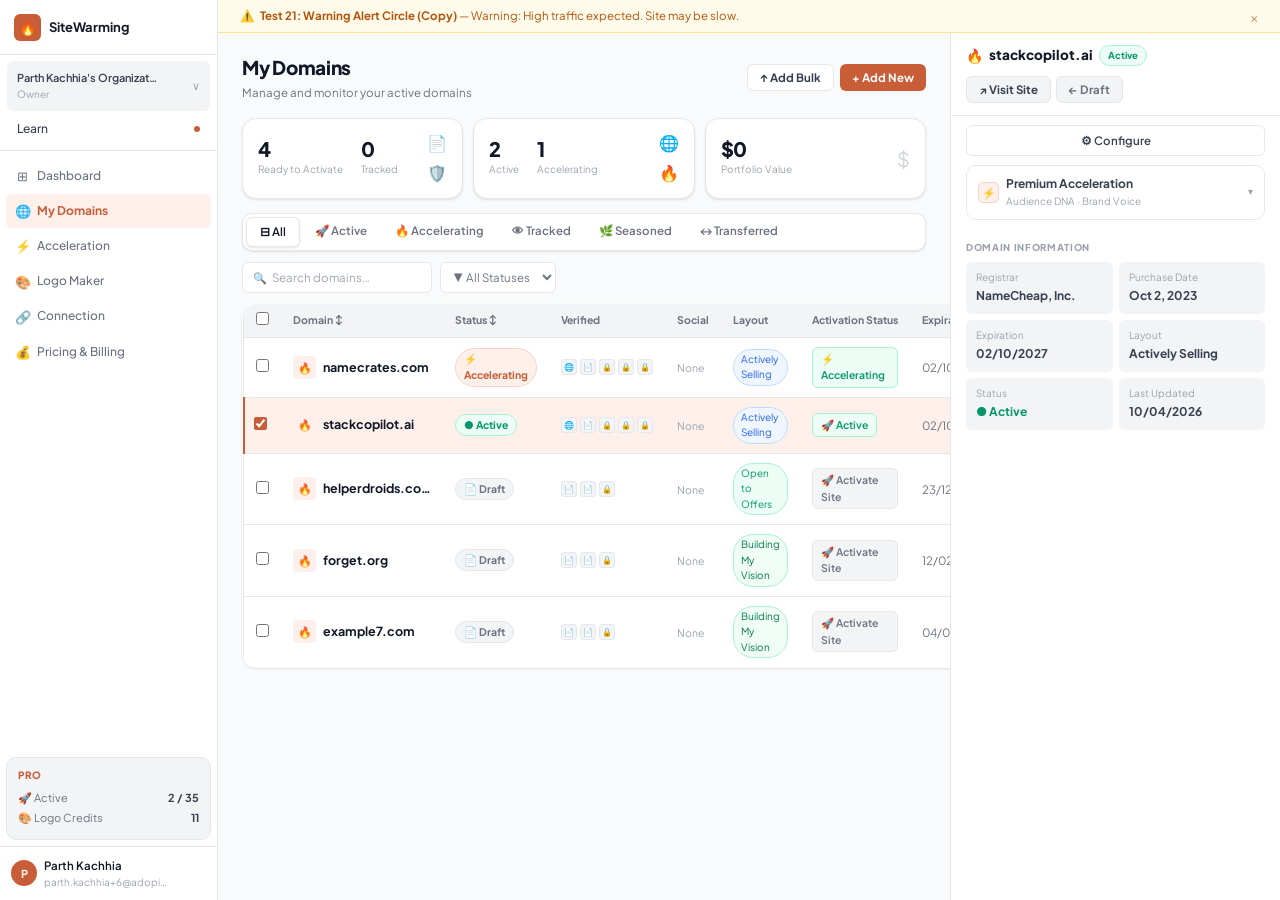
<file: index.html>
<!DOCTYPE html>
<html lang="en">
<head>
<meta charset="UTF-8"/>
<meta name="viewport" content="width=device-width,initial-scale=1.0"/>
<title>SiteWarming — Platform v5</title>
<link href="https://fonts.googleapis.com/css2?family=Plus+Jakarta+Sans:wght@300;400;500;600;700;800&display=swap" rel="stylesheet"/>
<link rel="stylesheet" href="css/styles.css?v=8"/>
</head>
<body>
<div class="app">

  <!-- ── SIDEBAR ── -->
  <aside class="sb">
    <div class="sb-logo">
      <div class="sb-logo-i">🔥</div>
      <span class="sb-logo-t">SiteWarming</span>
    </div>
    <div class="sb-org">
      <div>
        <div class="sb-org-n">Parth Kachhia's Organizat…</div>
        <div class="sb-org-s">Owner</div>
      </div>
      <span style="color:var(--ink4);font-size:11px;">∨</span>
    </div>
    <div class="sb-learn" style="margin:0 7px 2px;">
      <span style="font-size:12px;font-weight:500;color:var(--ink2);">Learn</span>
      <div style="width:6px;height:6px;border-radius:50%;background:var(--brand);"></div>
    </div>
    <div class="sb-d"></div>
    <nav class="sb-nav">
      <div class="sb-item" id="sb-dash"    onclick="V('dashboard')"><span class="sb-item-i">⊞</span>Dashboard</div>
      <div class="sb-item on" id="sb-domains" onclick="V('mydomains')"><span class="sb-item-i">🌐</span>My Domains</div>
      <div class="sb-item" id="sb-acceleration" onclick="V('acceleration')"><span class="sb-item-i">⚡</span>Acceleration</div>
      <div class="sb-item"><span class="sb-item-i">🎨</span>Logo Maker</div>
      <div class="sb-item"><span class="sb-item-i">🔗</span>Connection</div>
      <div class="sb-item" id="sb-pricing" onclick="V('pricing')"><span class="sb-item-i">💰</span>Pricing &amp; Billing</div>
    </nav>
    <div class="sb-sp"></div>
    <div class="sb-plan">
      <div class="sb-plan-t">Pro</div>
      <div class="sb-plan-r"><span class="sb-plan-l">🚀 Active</span><span class="sb-plan-v" id="sb-active">2 / 35</span></div>
      <div class="sb-plan-r"><span class="sb-plan-l">🎨 Logo Credits</span><span class="sb-plan-v">11</span></div>
    </div>
    <div class="sb-user">
      <div class="sb-av">P</div>
      <div>
        <div class="sb-un">Parth Kachhia</div>
        <div class="sb-ue">parth.kachhia+6@adopi…</div>
      </div>
    </div>
  </aside>

  <!-- ── MAIN ── -->
  <div class="main">
    <div class="abar">
      <div style="display:flex;align-items:center;gap:6px;">
        <span>⚠️</span>
        <span><strong>Test 21: Warning Alert Circle (Copy)</strong> — Warning: High traffic expected. Site may be slow.</span>
      </div>
      <button style="background:none;color:var(--amber);font-size:14px;opacity:.6;cursor:pointer;" onclick="this.parentElement.remove()">×</button>
    </div>

    <!-- Views — content is loaded dynamically from views/ folder -->
    <div class="view"    id="view-dashboard"></div>
    <div class="view on" id="view-mydomains"></div>
    <div class="view"    id="view-domainmanage"></div>
    <div class="view"    id="view-pricing"></div>
    <div class="view"    id="view-acceleration"></div>
  </div>

</div><!-- /app -->

<!-- ── ACTIVATION MODAL ── -->
<div class="moverlay" id="moverlay" onclick="checkModalClose(event)">
  <div class="modal" id="modal">
    <div class="modal-hd">
      <div style="display:flex;align-items:center;gap:8px;">
        <span class="modal-title">Activate Domain</span>
        <span class="modal-pill" id="m-pill">Step 1 of 6</span>
      </div>
      <div class="modal-close" onclick="closeModal()">×</div>
    </div>

    <!-- Progress bar -->
    <div class="modal-prog">
      <div class="mprog-row">
        <div class="mpc"><div class="mpd active" id="md1">1</div></div><div class="mpl-w"><div class="mpl" id="ml1"></div></div>
        <div class="mpc"><div class="mpd idle"   id="md2">2</div></div><div class="mpl-w"><div class="mpl" id="ml2"></div></div>
        <div class="mpc"><div class="mpd idle"   id="md3">3</div></div><div class="mpl-w"><div class="mpl" id="ml3"></div></div>
        <div class="mpc"><div class="mpd idle"   id="md4">4</div></div><div class="mpl-w"><div class="mpl" id="ml4"></div></div>
        <div class="mpc"><div class="mpd idle"   id="md5">5</div></div><div class="mpl-w"><div class="mpl" id="ml5"></div></div>
        <div class="mpc" style="flex:0;"><div class="mpd idle" id="md6">6</div></div>
      </div>
    </div>
    <div class="mp-labels">
      <span class="mp-lbl active" id="ml-1">Domain</span>
      <span class="mp-lbl"        id="ml-2">Content DNA</span>
      <span class="mp-lbl"        id="ml-3">Brand</span>
      <span class="mp-lbl"        id="ml-4">Site Type</span>
      <span class="mp-lbl"        id="ml-5">DNS</span>
      <span class="mp-lbl mp-lbl-last" id="ml-6">Acceleration</span>
    </div>

    <div class="modal-body">

      <!-- Step 1: Domain -->
      <div class="ms on" id="ms1">
        <div class="ms-ey">Step 1 of 6</div>
        <div class="ms-h">Enter Your Domain</div>
        <div class="ms-sub">The domain you want to activate. Goes live within 3–6 hours of completing this setup.</div>
        <div class="fl">
          <label>Domain Name</label>
          <input class="fi" id="dom-in" placeholder="e.g. mybusiness.com"/>
          <span class="fh">Without https:// or www — handled automatically.</span>
        </div>
        <div class="ins ins-brand">
          <h5>💡 What's included</h5>
          <p>Live site · Auto-generated FAQs · <strong>First 2 blog posts free</strong> · 1 blog/month ongoing. Premium bundles configured from Site Acceleration after activation — nothing to buy here.</p>
        </div>
      </div>

      <!-- Step 2: Content DNA -->
      <div class="ms" id="ms2">
        <div class="ms-ey">Step 2 of 6</div>
        <div class="ms-h">Content DNA</div>
        <div class="ms-sub">How should we approach content for <strong id="ms2-dom">your domain</strong>? This shapes every blog post we write.</div>

        <div class="meth-cards">
          <div class="meth-c on" id="mc-ai" onclick="selectMethod('ai')">
            <div class="meth-rec">⭐ RECOMMENDED</div>
            <div class="meth-ic">✨</div>
            <div class="meth-name">AI-Assisted Setup</div>
            <div class="meth-desc">We generate a ready-to-use content prompt. Copy it, paste into any AI writing tool, and return with the output — or let us handle it automatically with a premium bundle.</div>
          </div>
          <div class="meth-c" id="mc-man" onclick="selectMethod('manual')">
            <div class="meth-ic">✍️</div>
            <div class="meth-name">Answer Questions</div>
            <div class="meth-desc">Answer 5 short questions about your site. We build your content DNA from your answers — no external tools needed.</div>
          </div>
        </div>

        <!-- AI Prompt Panel (shown when AI selected) -->
        <div class="ai-pnl" id="ai-pnl">
          <div class="ai-pnl-hd">
            <div class="ai-pnl-title">📋 Your Content Prompt</div>
            <div style="display:flex;gap:6px;">
              <button class="btn btn-s btn-xs" onclick="copyPrompt()">📋 Copy</button>
              <button class="btn btn-s btn-xs" onclick="downloadPrompt()">⬇ Download</button>
            </div>
          </div>
          <textarea class="ai-pnl-txt" id="ai-prompt-txt" readonly>You are a professional blog writer.

Write an SEO-optimized blog post for a website at [domain].

Context:
- Site focus: [will be refined after step 4]
- Primary audience: domain investors, buyers, and developers in this niche
- Tone: authoritative, helpful, and clear

Requirements:
- Length: 800–1,200 words
- Structure: compelling title, intro, 3–5 H2 sections, conclusion with CTA
- Include one internal link placeholder and one clear call-to-action
- Avoid keyword stuffing, passive voice, and generic filler

Output: Markdown with front matter (title, description, tags)</textarea>
          <div class="ai-pnl-note">Paste this into any AI writing tool and return with the output. We auto-apply this prompt if you enable a premium bundle later.</div>
        </div>

        <!-- Manual Q&A Panel (shown when Manual selected) -->
        <div class="man-pnl" id="man-pnl" style="display:none;">
          <div class="man-ai-tip" onclick="selectMethod('ai')">
            <span>✨ Want a ready-made prompt instead?</span>
            <span class="man-ai-sw">Switch to AI Setup →</span>
          </div>
          <div class="qa-list">
            <div class="qa-item">
              <div class="qa-num">1</div>
              <div class="qa-body">
                <label class="qa-lbl">What is this site about? <span style="font-weight:400;color:var(--ink4);">(1–2 sentences)</span></label>
                <textarea class="fi fta" rows="2" placeholder="e.g. A domain investment platform helping buyers find and value premium domains."></textarea>
              </div>
            </div>
            <div class="qa-item">
              <div class="qa-num">2</div>
              <div class="qa-body">
                <label class="qa-lbl">Who is your target audience?</label>
                <input class="fi" placeholder="e.g. Domain investors, startup founders, SMBs looking to buy their first domain"/>
              </div>
            </div>
            <div class="qa-item">
              <div class="qa-num">3</div>
              <div class="qa-body">
                <label class="qa-lbl">What problems does your site solve?</label>
                <input class="fi" placeholder="e.g. Finding undervalued domains, understanding SEO value, simplifying the buying process"/>
              </div>
            </div>
            <div class="qa-item">
              <div class="qa-num">4</div>
              <div class="qa-body">
                <label class="qa-lbl">What tone fits your brand?</label>
                <div style="display:flex;gap:6px;flex-wrap:wrap;margin-top:5px;">
                  <span class="tone-opt on" onclick="pk(this,'.tone-opt')">Professional</span>
                  <span class="tone-opt" onclick="pk(this,'.tone-opt')">Casual</span>
                  <span class="tone-opt" onclick="pk(this,'.tone-opt')">Technical</span>
                  <span class="tone-opt" onclick="pk(this,'.tone-opt')">Friendly</span>
                  <span class="tone-opt" onclick="pk(this,'.tone-opt')">Bold</span>
                </div>
              </div>
            </div>
            <div class="qa-item">
              <div class="qa-num">5</div>
              <div class="qa-body">
                <label class="qa-lbl">Topics to always include or avoid? <span style="font-weight:400;color:var(--ink4);">(optional)</span></label>
                <textarea class="fi fta" rows="2" placeholder="e.g. Always cover: domain valuation, SEO trends. Avoid: technical jargon, competitor mentions."></textarea>
              </div>
            </div>
          </div>
        </div>
      </div>

      <!-- Step 3: Brand & Schedule -->
      <div class="ms" id="ms3">
        <div class="ms-ey">Step 3 of 6</div>
        <div class="ms-h">Brand &amp; Schedule</div>
        <div class="ms-sub">Set the visual style, content signals, and publish timing for <strong id="ms3-dom">your domain</strong>.</div>

        <div class="fl">
          <label>Visual Theme</label>
          <div class="theme-g">
            <div class="tc" onclick="pk(this,'.tc')"><div class="tc-p" style="background:#0F172A;display:flex;align-items:center;justify-content:center;"><span style="font-size:13px;">🌑</span></div><div class="tc-n">Midnight</div></div>
            <div class="tc" onclick="pk(this,'.tc')"><div class="tc-p" style="background:linear-gradient(135deg,#667eea,#764ba2);display:flex;align-items:center;justify-content:center;"><span style="font-size:13px;">🌌</span></div><div class="tc-n">Aurora</div></div>
            <div class="tc on" onclick="pk(this,'.tc')"><div class="tc-p" style="background:#EFF6FF;display:flex;align-items:center;justify-content:center;"><span style="font-size:13px;">🌊</span></div><div class="tc-n">Ocean</div></div>
            <div class="tc" onclick="pk(this,'.tc')"><div class="tc-p" style="background:#F0FDF4;display:flex;align-items:center;justify-content:center;"><span style="font-size:13px;">🌿</span></div><div class="tc-n">Forest</div></div>
            <div class="tc" onclick="pk(this,'.tc')"><div class="tc-p" style="background:linear-gradient(135deg,#FDE68A,#FB923C);display:flex;align-items:center;justify-content:center;"><span style="font-size:13px;">🌅</span></div><div class="tc-n">Sunset</div></div>
            <div class="tc" onclick="pk(this,'.tc')"><div class="tc-p" style="background:#F1F5F9;display:flex;align-items:center;justify-content:center;"><span style="font-size:13px;">🏢</span></div><div class="tc-n">Corporate</div></div>
            <div class="tc" onclick="pk(this,'.tc')"><div class="tc-p" style="background:#FAFAFA;display:flex;align-items:center;justify-content:center;"><span style="font-size:13px;">⬜</span></div><div class="tc-n">Minimal</div></div>
            <div class="tc" onclick="pk(this,'.tc')"><div class="tc-p" style="background:linear-gradient(135deg,#FDF0EB,#F2D5C8);display:flex;align-items:center;justify-content:center;"><span style="font-size:13px;">🎨</span></div><div class="tc-n">Custom</div></div>
          </div>
        </div>

        <div class="fl" style="margin-top:14px;">
          <label>Market Signals <span style="font-weight:400;color:var(--ink4);">— select 3–5 to shape every post</span></label>
          <div class="mkt-grid" id="mkt-grid">
            <div class="mkt-sig on" onclick="toggleMktSig(this)"><span class="mkt-ck">✓</span>SEO keyword trends</div>
            <div class="mkt-sig on" onclick="toggleMktSig(this)"><span class="mkt-ck">✓</span>Competitor activity</div>
            <div class="mkt-sig on" onclick="toggleMktSig(this)"><span class="mkt-ck">✓</span>Industry news</div>
            <div class="mkt-sig" onclick="toggleMktSig(this)"><span class="mkt-ck">✓</span>Social sentiment</div>
            <div class="mkt-sig" onclick="toggleMktSig(this)"><span class="mkt-ck">✓</span>Search volume data</div>
            <div class="mkt-sig" onclick="toggleMktSig(this)"><span class="mkt-ck">✓</span>Seasonal trends</div>
            <div class="mkt-sig" onclick="toggleMktSig(this)"><span class="mkt-ck">✓</span>Backlink opportunities</div>
            <div class="mkt-sig" onclick="toggleMktSig(this)"><span class="mkt-ck">✓</span>Domain authority</div>
          </div>
          <span class="fh">Selected signals are factored into every AI-generated blog post.</span>
        </div>

        <div class="fl" style="margin-top:14px;">
          <label>First blog publishes</label>
          <div class="pub-opts">
            <div class="pub-opt on" onclick="pp(this)"><div class="pub-ic">⚡</div><div class="pub-t">Today</div><div class="pub-s">3–6 hours</div></div>
            <div class="pub-opt" onclick="pp(this)"><div class="pub-ic">🌅</div><div class="pub-t">Tomorrow</div><div class="pub-s">Overnight</div></div>
            <div class="pub-opt" onclick="pp(this)"><div class="pub-ic">📆</div><div class="pub-t">Pick day</div><div class="pub-s">Next 7 days</div></div>
          </div>
        </div>
        <div class="fl">
          <label>Recurring monthly day</label>
          <div class="day-row">
            <div class="daybtn" onclick="pd(this)">Mon</div>
            <div class="daybtn on" onclick="pd(this)">Tue</div>
            <div class="daybtn" onclick="pd(this)">Wed</div>
            <div class="daybtn" onclick="pd(this)">Thu</div>
            <div class="daybtn" onclick="pd(this)">Fri</div>
            <div class="daybtn" onclick="pd(this)">Sat</div>
            <div class="daybtn" onclick="pd(this)">Sun</div>
          </div>
          <span class="fh">First Tuesday of each month. Changeable anytime from domain settings.</span>
        </div>
      </div>

      <!-- Step 4: Site Type -->
      <div class="ms" id="ms4">
        <div class="ms-ey">Step 4 of 6</div>
        <div class="ms-h">Site Type</div>
        <div class="ms-sub">Helps our AI generate relevant, targeted content for every post.</div>
        <div class="fl">
          <label>What kind of site is this?</label>
          <div class="type-g">
            <div class="typec on" onclick="pk(this,'.typec')"><div class="tyic">🏢</div><div class="tynm">Business</div><div class="tyds">Company, service</div></div>
            <div class="typec" onclick="pk(this,'.typec')"><div class="tyic">🛒</div><div class="tynm">E-Commerce</div><div class="tyds">Products, store</div></div>
            <div class="typec" onclick="pk(this,'.typec')"><div class="tyic">✍️</div><div class="tynm">Portfolio</div><div class="tyds">Personal, creative</div></div>
            <div class="typec" onclick="pk(this,'.typec')"><div class="tyic">📰</div><div class="tynm">Media</div><div class="tyds">Publication</div></div>
            <div class="typec" onclick="pk(this,'.typec')"><div class="tyic">🏘️</div><div class="tynm">Real Estate</div><div class="tyds">Property</div></div>
            <div class="typec" onclick="pk(this,'.typec')"><div class="tyic">⚙️</div><div class="tynm">Other</div><div class="tyds">Describe below</div></div>
          </div>
        </div>
        <div class="fl" style="margin-top:12px;">
          <label>Content direction <span style="font-weight:400;color:var(--ink4);">(optional — adds context to every post)</span></label>
          <textarea class="fi fta" placeholder="e.g. Domain investment platform — focus on SEO, domain valuation, and portfolio management for investors."></textarea>
          <span class="fh">Stored on the domain record. Editable anytime from domain settings.</span>
        </div>
      </div>

      <!-- Step 5: DNS -->
      <div class="ms" id="ms5">
        <div class="ms-ey">Step 5 of 6</div>
        <div class="ms-h">DNS Configuration</div>
        <div class="ms-sub">Add these records at your registrar to connect <strong id="ms5-dom">your domain</strong>.</div>
        <div class="dns-bx">
          <div class="dns-rw">
            <div class="dns-fi" style="max-width:58px;"><div class="dns-lbl">Type</div><div class="dns-v">CNAME</div></div>
            <div class="dns-fi" style="max-width:72px;"><div class="dns-lbl">Host</div><div class="dns-v">www</div></div>
            <div class="dns-fi"><div class="dns-lbl">Points To</div><div class="dns-v">hosted.sitewarming.com</div></div>
            <button class="btn btn-s btn-xs" onclick="this.textContent='✓'">Copy</button>
          </div>
          <div class="dns-rw">
            <div class="dns-fi" style="max-width:58px;"><div class="dns-lbl">Type</div><div class="dns-v">A</div></div>
            <div class="dns-fi" style="max-width:72px;"><div class="dns-lbl">Host</div><div class="dns-v">@</div></div>
            <div class="dns-fi"><div class="dns-lbl">Points To</div><div class="dns-v">104.21.88.42</div></div>
            <button class="btn btn-s btn-xs" onclick="this.textContent='✓'">Copy</button>
          </div>
        </div>
        <div class="dns-st dns-p" id="dns-s"><span>⏳</span><span>Waiting — click Check Status</span></div>
        <button class="btn btn-s btn-xs" style="margin-top:6px;" onclick="checkDNS()">🔄 Check DNS</button>
        <div class="fl" style="margin-top:11px;">
          <label>Need help? Select your DNS provider</label>
          <select class="fi" style="padding:7px 10px;font-size:12px;">
            <option>Select DNS provider for guide</option>
            <option>GoDaddy</option><option>Namecheap</option><option>Cloudflare</option><option>Google Domains</option>
          </select>
        </div>
      </div>

      <!-- Step 6: Acceleration -->
      <div class="ms" id="ms-accel">
        <div class="ms-ey">Step 6 of 6 — Optional</div>
        <div class="ms-h">⚡ Site Acceleration</div>
        <div class="ms-sub">Pick a free preset for each service, or add a custom build for deeper personalisation. Charged monthly per domain, cancel anytime.</div>

        <!-- SERVICE 1: Audience DNA -->
        <div class="mac-svc-card">
          <div class="mac-svc-hd">
            <div class="mac-svc-info">
              <span class="mac-svc-ic">🎯</span>
              <div>
                <div class="mac-svc-title">Audience DNA</div>
                <div class="mac-svc-sub">Who your content speaks to — shapes angle, depth, and CTAs of every post.</div>
              </div>
            </div>
            <div class="mac-badges">
              <span class="mac-free-badge">Preset Free</span>
              <span class="mac-paid-tag">Custom $15/mo</span>
            </div>
          </div>
          <div class="mac-preset-section">
            <div class="mac-ps-lbl">Free presets — click one to apply from your first post</div>
            <div class="mac-presets-grid" id="mac-aud-presets">
              <div class="mac-pre on" onclick="macSelAud(this)">💼 Domain Investors</div>
              <div class="mac-pre" onclick="macSelAud(this)">🏢 Business Owners</div>
              <div class="mac-pre" onclick="macSelAud(this)">💻 Tech Professionals</div>
              <div class="mac-pre" onclick="macSelAud(this)">📍 Local Consumers</div>
              <div class="mac-pre" onclick="macSelAud(this)">🛒 Online Shoppers</div>
              <div class="mac-pre" onclick="macSelAud(this)">🌐 General Audience</div>
            </div>
          </div>
          <div class="mac-custom-row">
            <div class="mac-custom-info">
              <div class="mac-custom-title">Custom Audience DNA — $15/mo</div>
              <div class="mac-custom-desc">Define exactly who reads your content. We use your answers to tailor every post — angle, depth, examples, and CTAs.</div>
            </div>
            <button class="mac-add-btn" id="mac-aud-btn" onclick="macToggleAud()">+ Add $15/mo</button>
          </div>
          <div class="mac-custom-form" id="mac-aud-form" style="display:none;">
            <div class="fl"><label>Who is your exact target audience?</label><input class="fi" id="mac-aud-who" placeholder="e.g. Domain investors aged 30–55, portfolio of 10+ domains…"/></div>
            <div class="fl"><label>Their biggest challenges</label><textarea class="fi fta" id="mac-aud-pain" rows="2" placeholder="e.g. Finding undervalued domains, estimating SEO worth, managing renewals…"></textarea></div>
            <div class="fl"><label>What drives them to act?</label><input class="fi" id="mac-aud-motive" placeholder="e.g. ROI potential, scarcity signals, expert validation…"/></div>
          </div>
        </div>

        <!-- SERVICE 2: Brand Voice -->
        <div class="mac-svc-card">
          <div class="mac-svc-hd">
            <div class="mac-svc-info">
              <span class="mac-svc-ic">🗣️</span>
              <div>
                <div class="mac-svc-title">Brand Voice</div>
                <div class="mac-svc-sub">How your content sounds — tone, sentence style, vocabulary, and pacing.</div>
              </div>
            </div>
            <div class="mac-badges">
              <span class="mac-free-badge">Preset Free</span>
              <span class="mac-paid-tag">Custom $10/mo</span>
            </div>
          </div>
          <div class="mac-preset-section">
            <div class="mac-ps-lbl">Free presets — click one to apply from your first post</div>
            <div class="mac-presets-grid" id="mac-voice-presets">
              <div class="mac-pre on" onclick="macSelVoice(this)">📚 Authoritative</div>
              <div class="mac-pre" onclick="macSelVoice(this)">😊 Friendly</div>
              <div class="mac-pre" onclick="macSelVoice(this)">💥 Bold &amp; Direct</div>
              <div class="mac-pre" onclick="macSelVoice(this)">⚙️ Technical</div>
              <div class="mac-pre" onclick="macSelVoice(this)">🎓 Educational</div>
            </div>
          </div>
          <div class="mac-custom-row">
            <div class="mac-custom-info">
              <div class="mac-custom-title">Custom Brand Voice — $10/mo</div>
              <div class="mac-custom-desc">Write your brand's voice in your own words. Applied consistently across every post — sentence structure, vocabulary, and pacing.</div>
            </div>
            <button class="mac-add-btn" id="mac-voice-btn" onclick="macToggleVoice()">+ Add $10/mo</button>
          </div>
          <div class="mac-custom-form" id="mac-voice-form" style="display:none;">
            <div class="fl"><label>Describe your brand voice in 2–3 sentences</label><textarea class="fi fta" id="mac-voice-desc" rows="2" placeholder="e.g. We're the calm expert in the room. We explain complex topics simply and always leave readers with one clear next step."></textarea></div>
            <div class="fl"><label>Words that define your voice</label><input class="fi" id="mac-voice-words" placeholder="e.g. Clear, Honest, Precise, Empowering, Grounded…"/></div>
            <div class="fl"><label>Patterns to always avoid</label><input class="fi" id="mac-voice-avoid" placeholder="e.g. Jargon, hype words, passive voice, clickbait titles…"/></div>
          </div>
        </div>

        <!-- Order strip -->
        <div class="mac-order-strip">
          <div class="mac-order-items">
            <div class="mac-oi mac-oi-base">✓ 1 blog/month <span class="mac-free">Free</span></div>
            <div class="mac-oi mac-oi-base">✓ Site + DNS <span class="mac-free">Free</span></div>
            <div class="mac-oi" id="mac-ol-aud" style="display:none;">+ Custom Audience DNA <span class="mac-paid">+$15/mo</span></div>
            <div class="mac-oi" id="mac-ol-voice" style="display:none;">+ Custom Brand Voice <span class="mac-paid">+$10/mo</span></div>
          </div>
          <div class="mac-order-total">
            <div class="mac-total-lbl">Add-ons total</div>
            <div class="mac-total-val" id="mac-total">$0</div>
          </div>
        </div>

        <div class="mac-skip" onclick="mNext()">Skip — activate with free defaults →</div>
      </div>

      <!-- Step 7: Processing -->
      <div class="ms" id="ms6">
        <div class="proc-sc">
          <div class="proc-spin"></div>
          <div class="proc-title">Activating your domain…</div>
          <div class="proc-sub">All jobs run in the background. Your dashboard updates in seconds.</div>
          <div class="proc-steps">
            <div class="proc-step ps-run" id="ps1"><span class="proc-ico">⚙️</span>Registering domain on SiteWarming…</div>
            <div class="proc-step" style="color:var(--ink4);" id="ps2"><span class="proc-ico">🎨</span>Applying theme and site config…</div>
            <div class="proc-step" style="color:var(--ink4);" id="ps3"><span class="proc-ico">📝</span>Queuing first free blog post…</div>
            <div class="proc-step" style="color:var(--ink4);" id="ps4"><span class="proc-ico">📅</span>Scheduling monthly content cadence…</div>
          </div>
        </div>
      </div>

      <!-- Step 7: Confirm -->
      <div class="ms" id="ms7">
        <div class="conf-sc">
          <div class="conf-ico">🎉</div>
          <div class="conf-title">Domain Activated!</div>
          <div style="font-size:12px;color:var(--ink3);margin-bottom:16px;line-height:1.6;">Your site is live and your first free blog post is queued. Background jobs running silently.</div>
          <div class="conf-dt">
            <div class="cdr"><div class="cdk">🌐 Domain</div><div class="cdv" id="cf-dom">—</div></div>
            <div class="cdr"><div class="cdk">⚡ First 2 blogs</div><div class="cdv">Free · First queued in 3–6 hours</div></div>
            <div class="cdr"><div class="cdk">📅 Monthly cadence</div><div class="cdv">First Tuesday of each month</div></div>
            <div class="cdr"><div class="cdk">🧬 Content DNA</div><div class="cdv" id="cf-dna">AI-Assisted</div></div>
          </div>
          <div class="conf-hint">
            <div class="cht">⚡ Want better content reach?</div>
            <div class="chd">Set up <strong>Custom Audience DNA</strong> ($15/mo) and <strong>Custom Brand Voice</strong> ($10/mo) from the Acceleration tab — presets are always free and applied by default.</div>
          </div>
          <div style="display:flex;gap:8px;margin-top:4px;">
            <button class="btn btn-s" style="flex:1;justify-content:center;padding:10px;" onclick="finishAct()">Go to My Domains</button>
            <button class="btn btn-p" style="flex:1;justify-content:center;padding:10px;" onclick="finishActAndAccel()">⚡ Personalise Content →</button>
          </div>
        </div>
      </div>
    </div>

    <div class="modal-ft" id="m-ft">
      <span class="mft-note" id="m-note">No credit card required to start</span>
      <div style="display:flex;gap:6px;">
        <button class="btn btn-s btn-sm" id="m-back" onclick="mBack()" style="display:none;">← Back</button>
        <button class="btn btn-p btn-sm" id="m-next" onclick="mNext()">Continue →</button>
      </div>
    </div>
  </div>
</div><!-- /moverlay -->

<script src="js/app.js?v=8"></script>
<script>
/* Load all views from separate files on startup */
const viewMap = {
  dashboard:    'views/dashboard.html?v=8',
  mydomains:    'views/mydomains.html?v=8',
  domainmanage: 'views/domainmanage.html?v=8',
  pricing:      'views/pricing.html?v=8',
  acceleration: 'views/acceleration.html?v=8'
};

Promise.all(
  Object.entries(viewMap).map(([id, path]) =>
    fetch(path)
      .then(r => r.text())
      .then(html => { document.getElementById('view-' + id).innerHTML = html; })
  )
).catch(err => console.error('View load error:', err));
</script>
</body>
</html>
</file>
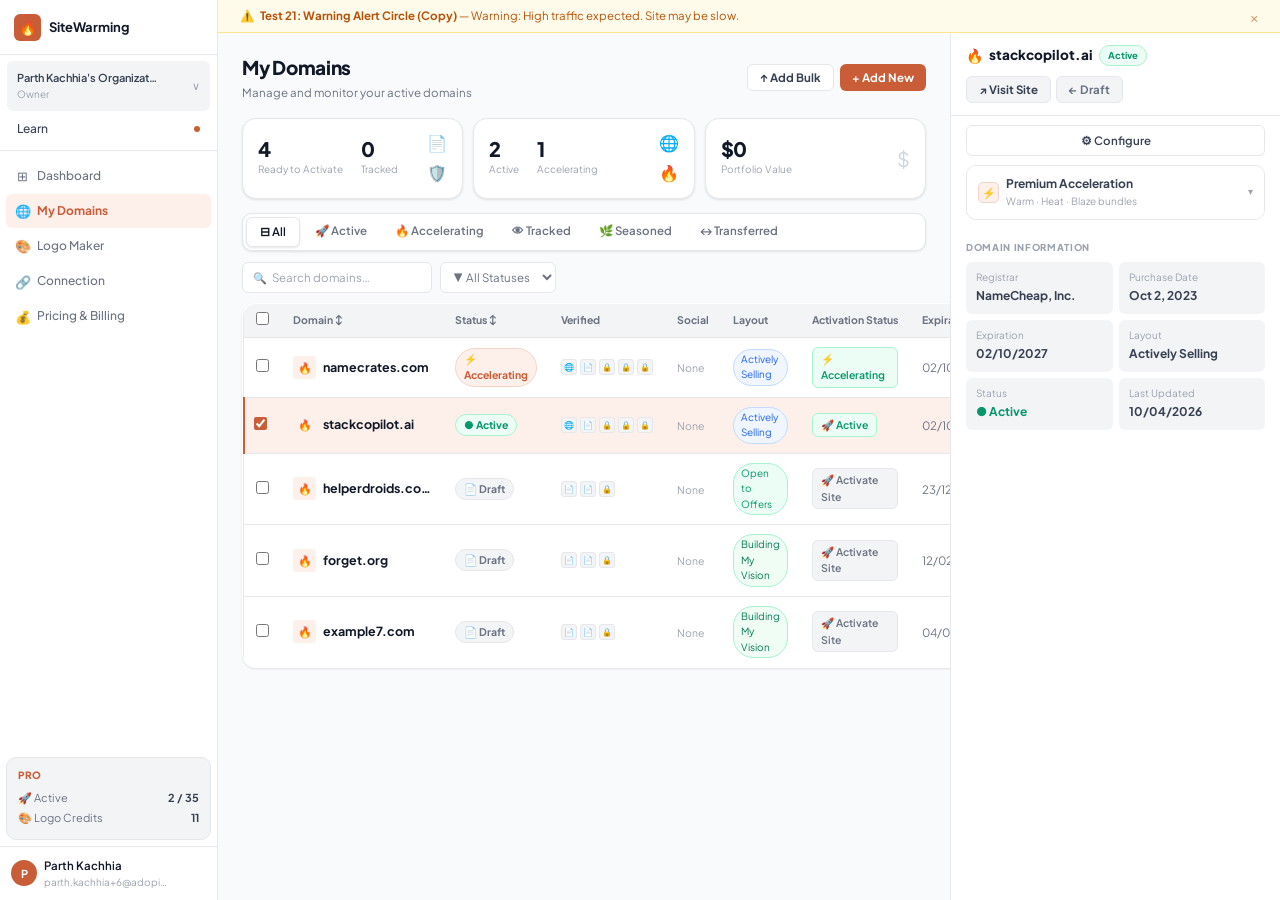
<file: index_v5_final.html>
<!DOCTYPE html>
<html lang="en">
<head>
<meta charset="UTF-8"/>
<meta name="viewport" content="width=device-width,initial-scale=1.0"/>
<title>SiteWarming — Platform v5</title>
<link href="https://fonts.googleapis.com/css2?family=Plus+Jakarta+Sans:wght@300;400;500;600;700;800&display=swap" rel="stylesheet"/>
<style>
:root{
  --brand:#C85D37;--brand-dk:#A84528;--brand-lt:#FDF0EB;--brand-bd:#F2D5C8;--brand-mid:#E8724A;
  --ink:#111827;--ink2:#374151;--ink3:#6B7280;--ink4:#9CA3AF;--ink5:#D1D5DB;
  --bg:#F9FAFB;--surface:#FFF;--s2:#F3F4F6;--s3:#FAFAFA;
  --border:#E5E7EB;--border2:#D1D5DB;
  --green:#059669;--gbg:#ECFDF5;--gbd:#A7F3D0;
  --amber:#B45309;--abg:#FFFBEB;--abd:#FDE68A;
  --blue:#2563EB;--bbg:#EFF6FF;--bbd:#BFDBFE;
  --purple:#7C3AED;--pbg:#F5F3FF;--pbd:#DDD6FE;
  --red:#DC2626;--rbg:#FEF2F2;
  --r:6px;--rlg:10px;--rxl:14px;
  --sh:0 1px 2px rgba(0,0,0,.05),0 1px 3px rgba(0,0,0,.06);
  --shmd:0 4px 16px rgba(0,0,0,.09),0 2px 6px rgba(0,0,0,.05);
  --shlg:0 24px 64px rgba(0,0,0,.18),0 8px 20px rgba(0,0,0,.08);
  --sb:218px;--T:.16s cubic-bezier(.4,0,.2,1);
}
*{box-sizing:border-box;margin:0;padding:0;}
html,body{height:100%;overflow:hidden;}
body{font-family:'Plus Jakarta Sans',sans-serif;background:var(--bg);color:var(--ink);font-size:13px;line-height:1.55;}
button{font-family:inherit;cursor:pointer;border:none;outline:none;}
input,textarea,select{font-family:inherit;outline:none;}
::-webkit-scrollbar{width:4px;height:4px;}
::-webkit-scrollbar-track{background:transparent;}
::-webkit-scrollbar-thumb{background:var(--border2);border-radius:2px;}

/* ── APP ── */
.app{display:flex;height:100vh;overflow:hidden;}

/* ── SIDEBAR ── */
.sb{width:var(--sb);flex-shrink:0;background:var(--surface);border-right:1px solid var(--border);display:flex;flex-direction:column;height:100vh;overflow-y:auto;z-index:10;}
.sb-logo{display:flex;align-items:center;gap:8px;padding:14px 14px 13px;border-bottom:1px solid var(--border);}
.sb-logo-i{width:27px;height:27px;background:var(--brand);border-radius:6px;display:flex;align-items:center;justify-content:center;font-size:14px;flex-shrink:0;}
.sb-logo-t{font-size:13px;font-weight:700;}
.sb-org{display:flex;align-items:center;justify-content:space-between;padding:8px 10px;border-radius:var(--r);background:var(--s2);cursor:pointer;margin:6px 7px 2px;}
.sb-org-n{font-size:11px;font-weight:600;color:var(--ink2);}
.sb-org-s{font-size:10px;color:var(--ink4);margin-top:1px;}
.sb-learn{display:flex;align-items:center;justify-content:space-between;padding:7px 10px;margin:0 7px 2px;border-radius:var(--r);cursor:pointer;transition:var(--T);}
.sb-learn:hover{background:var(--s2);}
.sb-d{height:1px;background:var(--border);margin:3px 0;}
.sb-nav{padding:5px 6px;flex:1;}
.sb-item{display:flex;align-items:center;gap:7px;padding:7px 9px;border-radius:var(--r);cursor:pointer;transition:var(--T);font-size:12px;font-weight:500;color:var(--ink3);margin-bottom:1px;}
.sb-item:hover{background:var(--s2);color:var(--ink);}
.sb-item.on{background:var(--brand-lt);color:var(--brand);font-weight:700;}
.sb-item-i{font-size:13px;width:15px;text-align:center;flex-shrink:0;}
.sb-sp{flex:1;}
.sb-plan{margin:6px;padding:10px 11px;background:var(--s2);border-radius:var(--rlg);border:1px solid var(--border);}
.sb-plan-t{font-size:10px;font-weight:800;color:var(--brand);text-transform:uppercase;letter-spacing:.07em;margin-bottom:5px;}
.sb-plan-r{display:flex;justify-content:space-between;align-items:center;margin-bottom:3px;}
.sb-plan-l{font-size:11px;color:var(--ink3);}
.sb-plan-v{font-size:11px;font-weight:700;color:var(--ink2);}
.sb-user{display:flex;align-items:center;gap:7px;padding:10px 11px;border-top:1px solid var(--border);cursor:pointer;}
.sb-av{width:26px;height:26px;border-radius:50%;background:var(--brand);display:flex;align-items:center;justify-content:center;font-size:11px;font-weight:700;color:#fff;flex-shrink:0;}
.sb-un{font-size:11.5px;font-weight:600;}
.sb-ue{font-size:10px;color:var(--ink4);}

/* ── MAIN ── */
.main{flex:1;overflow:hidden;display:flex;flex-direction:column;}
.abar{background:var(--abg);border-bottom:1px solid var(--abd);padding:7px 22px;display:flex;align-items:center;justify-content:space-between;font-size:11.5px;color:var(--amber);flex-shrink:0;}
.view{flex:1;overflow-y:auto;display:none;}
.view.on{display:flex;flex-direction:column;}

/* ── BUTTONS ── */
.btn{display:inline-flex;align-items:center;gap:5px;padding:7px 16px;border-radius:var(--r);font-size:12.5px;font-weight:700;transition:var(--T);white-space:nowrap;}
.btn-p{background:var(--brand);color:#fff;}
.btn-p:hover{background:var(--brand-dk);}
.btn-s{background:var(--surface);color:var(--ink2);border:1.5px solid var(--border);}
.btn-s:hover{background:var(--s2);}
.btn-g{background:var(--green);color:#fff;}
.btn-g:hover{background:#047857;}
.btn-sm{padding:5px 12px;font-size:11.5px;}
.btn-xs{padding:3px 9px;font-size:11px;}

/* ── STATUS PILLS ── */
.sp{display:inline-flex;align-items:center;gap:3px;padding:2px 8px;border-radius:20px;font-size:10.5px;font-weight:700;}
.sp-a{background:var(--gbg);color:var(--green);border:1px solid var(--gbd);}
.sp-d{background:var(--s2);color:var(--ink3);border:1px solid var(--border);}
.sp-ac{background:var(--brand-lt);color:var(--brand);border:1px solid var(--brand-bd);}

/* ── DASHBOARD ── */
.dash{padding:24px 28px 40px;}
.dash-h1{font-size:22px;font-weight:800;letter-spacing:-.02em;margin-bottom:4px;}
.dash-sub{font-size:12.5px;color:var(--ink3);}
.stats-row{display:grid;grid-template-columns:1fr 1fr 1fr;gap:11px;margin:16px 0 14px;}
.stat{background:var(--surface);border:1px solid var(--border);border-radius:var(--rxl);padding:14px 17px;display:flex;align-items:center;justify-content:space-between;box-shadow:var(--sh);}
.stat-nums{display:flex;gap:22px;}
.stat-v{font-size:22px;font-weight:800;letter-spacing:-.02em;line-height:1;}
.stat-l{font-size:10.5px;color:var(--ink4);margin-top:3px;}
.action-g{display:grid;grid-template-columns:1fr 1fr 1fr;gap:11px;margin-bottom:14px;}
.ac{background:var(--surface);border:1px solid var(--border);border-radius:var(--rxl);padding:15px 15px 13px;display:flex;flex-direction:column;box-shadow:var(--sh);}
.ac-top{display:flex;align-items:flex-start;justify-content:space-between;margin-bottom:8px;}
.ac-hd{display:flex;align-items:center;gap:7px;}
.ac-ic{font-size:15px;}
.ac-title{font-size:13px;font-weight:700;}
.ac-play{width:26px;height:26px;border-radius:5px;border:1px solid var(--border);background:var(--surface);display:flex;align-items:center;justify-content:center;font-size:10px;color:var(--ink3);cursor:pointer;transition:var(--T);}
.ac-play:hover{background:var(--brand);color:#fff;border-color:var(--brand);}
.ac-desc{font-size:11.5px;color:var(--ink3);line-height:1.55;flex:1;margin-bottom:10px;}
.ac-btn{display:flex;align-items:center;justify-content:center;gap:5px;padding:8px;border-radius:var(--r);font-size:12px;font-weight:700;transition:var(--T);cursor:pointer;}
.ac-p{background:var(--brand);color:#fff;}
.ac-p:hover{background:var(--brand-dk);}
.ac-o{background:var(--surface);color:var(--ink2);border:1px solid var(--border);}
.ac-o:hover{background:var(--s2);}

/* post-activation subtle hint */
.act-hint{background:var(--surface);border:1px solid var(--border);border-radius:var(--rxl);padding:12px 16px;margin-bottom:13px;display:none;align-items:center;justify-content:space-between;box-shadow:var(--sh);animation:fup .3s ease;}
.act-hint.on{display:flex;}
@keyframes fup{from{opacity:0;transform:translateY(5px);}to{opacity:1;transform:none;}}
.ah-l{display:flex;align-items:center;gap:9px;}
.ah-ic{width:30px;height:30px;border-radius:7px;background:var(--brand-lt);border:1px solid var(--brand-bd);display:flex;align-items:center;justify-content:center;font-size:14px;flex-shrink:0;}
.ah-title{font-size:12.5px;font-weight:700;margin-bottom:2px;}
.ah-sub{font-size:11px;color:var(--ink3);}
.ah-dismiss{background:none;font-size:11px;color:var(--ink4);padding:4px 8px;}
.ah-dismiss:hover{color:var(--ink);}

/* ── MY DOMAINS ── */
.mdwrap{display:flex;flex:1;overflow:hidden;}
.mdmain{flex:1;overflow-y:auto;padding:20px 24px;}
.mdh{display:flex;align-items:center;justify-content:space-between;margin-bottom:16px;}
.mdh-t{font-size:19px;font-weight:800;letter-spacing:-.015em;}
.mdh-s{font-size:11.5px;color:var(--ink3);margin-top:2px;}
.md-stats{display:grid;grid-template-columns:1fr 1fr 1fr;gap:10px;margin-bottom:14px;}
.mds{background:var(--surface);border:1px solid var(--border);border-radius:var(--rxl);padding:12px 15px;display:flex;align-items:center;justify-content:space-between;box-shadow:var(--sh);}
.mds-nums{display:flex;gap:18px;}
.mds-v{font-size:20px;font-weight:800;letter-spacing:-.02em;line-height:1;}
.mds-l{font-size:10px;color:var(--ink4);margin-top:3px;}
.dtabs{display:flex;gap:2px;background:var(--surface);border:1px solid var(--border);border-radius:var(--rlg);padding:3px;margin-bottom:11px;box-shadow:var(--sh);}
.dtab{padding:5px 13px;border-radius:var(--r);font-size:11.5px;font-weight:600;color:var(--ink3);cursor:pointer;transition:var(--T);}
.dtab:hover{background:var(--s2);color:var(--ink);}
.dtab.on{background:var(--surface);color:var(--ink);box-shadow:var(--sh);border:1px solid var(--border);}
.mdtool{display:flex;align-items:center;gap:8px;margin-bottom:10px;}
.mdsrch{display:flex;align-items:center;gap:5px;padding:6px 10px;border:1px solid var(--border);border-radius:var(--r);background:var(--surface);flex:0 0 190px;}
.mdsrch input{border:none;font-size:11.5px;color:var(--ink);background:none;width:100%;}
.mdsrch input::placeholder{color:var(--ink4);}
.fsel{padding:6px 9px;border:1px solid var(--border);border-radius:var(--r);font-size:11.5px;color:var(--ink3);background:var(--surface);}
.dtbl{width:100%;border-collapse:collapse;background:var(--surface);border:1px solid var(--border);border-radius:var(--rxl);overflow:hidden;box-shadow:var(--sh);}
.dtbl th{background:var(--s2);padding:8px 12px;text-align:left;font-size:10.5px;font-weight:700;color:var(--ink3);border-bottom:1px solid var(--border);white-space:nowrap;}
.dtbl td{padding:9px 12px;border-bottom:1px solid var(--border);vertical-align:middle;}
.dtbl tr:last-child td{border-bottom:none;}
.dtbl tbody tr{cursor:pointer;transition:background .1s;}
.dtbl tbody tr:hover{background:var(--s3);}
.dtbl tbody tr.sel{background:var(--brand-lt)!important;border-left:3px solid var(--brand);}
.dtbl tbody tr.sel td:first-child{padding-left:9px;}
.dc{display:flex;align-items:center;gap:7px;}
.dfl{width:23px;height:23px;border-radius:4px;background:var(--brand-lt);display:flex;align-items:center;justify-content:center;font-size:11px;flex-shrink:0;}
.dn{font-size:12.5px;font-weight:700;}
.lp{display:inline-block;padding:2px 7px;border-radius:20px;font-size:10px;background:var(--bbg);color:var(--blue);border:1px solid var(--bbd);}
.sob{display:inline-flex;align-items:center;gap:3px;padding:3px 8px;border-radius:var(--r);font-size:10.5px;font-weight:600;cursor:pointer;transition:var(--T);}
.so-a{background:var(--gbg);color:var(--green);border:1px solid var(--gbd);}
.so-act{background:var(--s2);color:var(--ink3);border:1px solid var(--border);}
.so-act:hover{background:var(--brand);color:#fff;border-color:var(--brand);}
.soci{display:flex;gap:3px;}
.si{width:16px;height:16px;border-radius:3px;background:var(--s2);border:1px solid var(--border);display:flex;align-items:center;justify-content:center;font-size:8px;}

/* ── RIGHT PANEL ── */
.mdr{width:330px;flex-shrink:0;border-left:1px solid var(--border);background:var(--surface);overflow-y:auto;display:none;flex-direction:column;}
.mdr.on{display:flex;}
.dr-hd{padding:12px 15px;border-bottom:1px solid var(--border);position:sticky;top:0;background:var(--surface);z-index:2;}
.dr-nr{display:flex;align-items:center;gap:6px;margin-bottom:9px;}
.dr-nm{font-size:13.5px;font-weight:800;}
.dr-acts{display:flex;gap:5px;flex-wrap:wrap;}
.dr-visit{background:var(--s2);color:var(--ink2);border:1px solid var(--border);}
.dr-draft{background:var(--s2);color:var(--ink3);border:1px solid var(--border);}
.dr-cfg{width:calc(100% - 30px);margin:9px 15px 0;padding:7px;border-radius:var(--r);font-size:11.5px;font-weight:600;background:var(--surface);color:var(--ink2);border:1px solid var(--border);display:flex;align-items:center;justify-content:center;gap:5px;transition:var(--T);}
.dr-cfg:hover{background:var(--s2);}

/* Brett's expand/collapse acceleration row */
.dr-acc-row{margin:9px 15px;border:1.5px solid var(--border);border-radius:var(--rlg);overflow:hidden;transition:border-color .15s;}
.dr-acc-row:hover{border-color:var(--brand-bd);}
.dr-acc-row.open{border-color:var(--brand);}
.dr-acc-trig{display:flex;align-items:center;justify-content:space-between;padding:9px 11px;cursor:pointer;background:var(--surface);transition:background .13s;user-select:none;}
.dr-acc-trig:hover{background:var(--s2);}
.dr-acc-row.open .dr-acc-trig{background:var(--brand-lt);}
.dr-acc-tl{display:flex;align-items:center;gap:7px;}
.dr-acc-tic{width:21px;height:21px;border-radius:5px;background:var(--brand-lt);border:1px solid var(--brand-bd);display:flex;align-items:center;justify-content:center;font-size:11px;flex-shrink:0;transition:var(--T);}
.dr-acc-row.open .dr-acc-tic{background:var(--brand);border-color:var(--brand);color:#fff;}
.dr-acc-tn{font-size:12px;font-weight:700;color:var(--ink2);}
.dr-acc-row.open .dr-acc-tn{color:var(--brand-dk);}
.dr-acc-ts{font-size:10px;color:var(--ink4);margin-top:1px;}
.dr-acc-chv{font-size:10px;color:var(--ink4);transition:transform .17s;flex-shrink:0;}
.dr-acc-row.open .dr-acc-chv{transform:rotate(180deg);color:var(--brand);}
.dr-acc-body{display:none;border-top:1px solid var(--border);}
.dr-acc-row.open .dr-acc-body{display:block;animation:acslide .17s ease;}
@keyframes acslide{from{opacity:0;transform:translateY(-3px);}to{opacity:1;transform:none;}}
.dr-acc-in{padding:11px 12px;}
.dr-acc-lede{font-size:11.5px;color:var(--ink3);line-height:1.55;margin-bottom:10px;}

/* Bundle cards inside expand */
.bundle-cards{display:flex;flex-direction:column;gap:7px;margin-bottom:11px;}
.bcard{border:1.5px solid var(--border);border-radius:var(--r);padding:10px 11px;cursor:pointer;transition:var(--T);position:relative;}
.bcard:hover{border-color:var(--brand-bd);}
.bcard.on{border-color:var(--brand);background:var(--brand-lt);}
.bcard-top{display:flex;align-items:center;justify-content:space-between;margin-bottom:3px;}
.bcard-name{font-size:12px;font-weight:700;}
.bcard-price{font-size:13px;font-weight:900;color:var(--brand);}
.bcard-sub{font-size:10.5px;color:var(--ink3);}
.bcard-feats{display:flex;gap:5px;flex-wrap:wrap;margin-top:5px;}
.bfeat{font-size:10px;font-weight:600;padding:1px 6px;border-radius:20px;background:var(--s2);border:1px solid var(--border);color:var(--ink3);}
.bcard.on .bfeat{background:var(--brand-lt);border-color:var(--brand-bd);color:var(--brand-dk);}
.bcard-rec{position:absolute;top:-7px;right:10px;font-size:8px;font-weight:900;background:var(--brand);color:#fff;padding:1px 8px;border-radius:20px;letter-spacing:.05em;}
.dr-acc-footer{display:flex;gap:6px;}
.dr-acc-go{flex:1;padding:8px;border-radius:var(--r);font-size:12px;font-weight:700;background:var(--brand);color:#fff;display:flex;align-items:center;justify-content:center;gap:4px;cursor:pointer;transition:var(--T);border:none;}
.dr-acc-go:hover{background:var(--brand-dk);}
.dr-acc-skip{padding:8px 10px;border-radius:var(--r);font-size:11px;font-weight:600;background:var(--surface);color:var(--ink3);border:1px solid var(--border);cursor:pointer;transition:var(--T);}
.dr-acc-skip:hover{background:var(--s2);}
.dr-acc-note{font-size:10px;color:var(--ink5);text-align:center;margin-top:5px;}
.dr-acc-active{margin:9px 15px;display:none;align-items:center;justify-content:space-between;padding:8px 11px;background:var(--gbg);border:1px solid var(--gbd);border-radius:var(--rlg);}
.dr-acc-active.on{display:flex;}
.dr-info{padding:11px 15px;}
.dr-st{font-size:9.5px;font-weight:800;letter-spacing:.07em;text-transform:uppercase;color:var(--ink4);margin-bottom:7px;}
.dr-ig{display:grid;grid-template-columns:1fr 1fr;gap:6px;}
.dr-ib{background:var(--s2);border-radius:var(--r);padding:8px 10px;}
.dr-ibl{font-size:10px;color:var(--ink4);margin-bottom:2px;}
.dr-ibv{font-size:12px;font-weight:700;color:var(--ink2);}

/* ── DOMAIN MANAGE ── */
.dmwrap{flex:1;overflow:hidden;display:flex;flex-direction:column;}
.dmtop{display:flex;align-items:center;gap:8px;padding:10px 20px;border-bottom:1px solid var(--border);background:var(--surface);flex-shrink:0;}
.dmback{width:26px;height:26px;border-radius:5px;background:var(--s2);display:flex;align-items:center;justify-content:center;font-size:13px;color:var(--ink3);cursor:pointer;transition:var(--T);}
.dmback:hover{background:var(--border);}
.dmbic{width:24px;height:24px;border-radius:4px;background:var(--brand-lt);display:flex;align-items:center;justify-content:center;font-size:11px;flex-shrink:0;}
.dmtitle{font-size:13.5px;font-weight:800;}
.badge-a{display:inline-flex;align-items:center;gap:3px;padding:2px 8px;border-radius:20px;font-size:10px;font-weight:700;}
.bga{background:var(--gbg);color:var(--green);border:1px solid var(--gbd);}
.bgac{background:var(--brand-lt);color:var(--brand);border:1px solid var(--brand-bd);}
.dmsp{flex:1;}
.dmtabs{display:flex;border-bottom:1px solid var(--border);background:var(--surface);padding:0 20px;flex-shrink:0;overflow-x:auto;}
.dmtab{display:flex;align-items:center;gap:4px;padding:10px 12px;font-size:12px;font-weight:500;color:var(--ink3);cursor:pointer;border-bottom:2px solid transparent;transition:var(--T);white-space:nowrap;margin-bottom:-1px;}
.dmtab:hover{color:var(--ink);}
.dmtab.on{color:var(--brand);border-bottom-color:var(--brand);font-weight:700;}
.dmbody{flex:1;overflow:hidden;display:flex;}
.dmcontent{flex:1;overflow-y:auto;padding:18px 20px;}
.dmaside{width:265px;border-left:1px solid var(--border);overflow-y:auto;background:var(--surface);}

/* ── GENERAL TAB ── */
.dmsec{margin-bottom:18px;}
.dmsec-t{font-size:12.5px;font-weight:700;margin-bottom:3px;}
.dmsec-s{font-size:11px;color:var(--ink3);margin-bottom:11px;}
.dmfr{display:grid;grid-template-columns:1fr 1fr;gap:9px;margin-bottom:9px;}
.dmfr.full{grid-template-columns:1fr;}
.dmlbl{font-size:10.5px;font-weight:700;color:var(--ink2);margin-bottom:3px;display:block;}
.dminpw{position:relative;display:flex;align-items:center;}
.dminp{width:100%;padding:8px 30px 8px 10px;border:1px solid var(--border);border-radius:var(--r);font-size:12px;color:var(--ink);background:var(--surface);}
.dminp:focus{border-color:var(--brand);}
.dmic{position:absolute;right:8px;font-size:12px;color:var(--ink4);}
.dmta{width:100%;padding:8px 10px;border:1px solid var(--border);border-radius:var(--r);font-size:12px;color:var(--ink);min-height:68px;resize:vertical;}
.logo-g{display:grid;grid-template-columns:1fr 1fr;gap:11px;}
.logo-box{border:1px solid var(--border);border-radius:var(--rlg);padding:11px;}
.logo-tit{font-size:12px;font-weight:700;margin-bottom:2px;}
.logo-sub{font-size:10.5px;color:var(--ink3);margin-bottom:7px;}
.logo-upl{display:flex;align-items:center;gap:8px;}
.logo-ph{width:38px;height:38px;border:1.5px dashed var(--border2);border-radius:var(--r);display:flex;align-items:center;justify-content:center;font-size:10px;color:var(--ink4);flex-shrink:0;}
.upl-btn{flex:1;padding:7px;border-radius:var(--r);font-size:11px;font-weight:600;background:var(--surface);color:var(--ink2);border:1px solid var(--border);cursor:pointer;display:flex;align-items:center;justify-content:center;gap:4px;transition:var(--T);}
.upl-btn:hover{background:var(--s2);}

/* ── SITE ACCELERATION TAB ── */
/* Current status banner */
.sa-banner{background:var(--surface);border:1px solid var(--border);border-radius:var(--rxl);padding:14px 17px;margin-bottom:15px;display:flex;align-items:center;justify-content:space-between;box-shadow:var(--sh);}
.sa-banner h3{font-size:13.5px;font-weight:800;margin-bottom:2px;}
.sa-banner p{font-size:11.5px;color:var(--ink3);}
.sa-tog{display:flex;align-items:center;gap:7px;}
.sa-tog-lbl{font-size:12px;font-weight:700;}
.tog{width:38px;height:21px;background:var(--border2);border-radius:11px;cursor:pointer;position:relative;transition:var(--T);}
.tog.on{background:var(--green);}
.tok{width:15px;height:15px;background:#fff;border-radius:50%;position:absolute;top:3px;left:3px;transition:var(--T);box-shadow:0 1px 3px rgba(0,0,0,.2);}
.tog.on .tok{left:20px;}

/* Included free card */
.sa-free-card{background:var(--gbg);border:1px solid var(--gbd);border-radius:var(--rxl);padding:14px 17px;margin-bottom:15px;}
.sa-free-hd{display:flex;align-items:center;justify-content:space-between;margin-bottom:10px;}
.sa-free-title{font-size:12.5px;font-weight:800;color:#065F46;display:flex;align-items:center;gap:6px;}
.sa-free-grid{display:grid;grid-template-columns:repeat(3,1fr);gap:8px;}
.sa-free-item{background:#fff;border:1px solid var(--gbd);border-radius:var(--r);padding:10px 11px;}
.sa-fi-lbl{font-size:10.5px;color:var(--green);font-weight:700;margin-bottom:2px;}
.sa-fi-val{font-size:13px;font-weight:800;color:var(--ink);}
.sa-fi-sub{font-size:10px;color:var(--ink4);margin-top:2px;}

/* Premium bundle section */
.sa-prem-divider{display:flex;align-items:center;gap:10px;margin:6px 0 15px;}
.sa-prem-line{flex:1;height:1px;background:var(--border);}
.sa-prem-label{font-size:10.5px;font-weight:800;color:var(--ink4);text-transform:uppercase;letter-spacing:.08em;}

/* Bundle plan cards - redesigned for value perception */
.bundle-grid{display:grid;grid-template-columns:repeat(3,1fr);gap:11px;margin-bottom:15px;}
.bplan{border:1.5px solid var(--border);border-radius:var(--rxl);padding:16px;cursor:pointer;transition:var(--T);position:relative;overflow:hidden;}
.bplan:hover{border-color:var(--brand-bd);transform:translateY(-2px);box-shadow:var(--shmd);}
.bplan.on{border-color:var(--brand);background:var(--brand-lt);box-shadow:0 0 0 3px rgba(200,93,55,.08);}
.bplan-rec{position:absolute;top:-8px;left:50%;transform:translateX(-50%);font-size:8px;font-weight:900;background:var(--brand);color:#fff;padding:2px 10px;border-radius:20px;letter-spacing:.05em;white-space:nowrap;}
.bplan-name{font-size:13.5px;font-weight:800;margin-bottom:3px;}
.bplan-tagline{font-size:11px;color:var(--ink3);margin-bottom:11px;}
.bplan-price{font-size:26px;font-weight:900;color:var(--brand);letter-spacing:-.02em;line-height:1;}
.bplan-per{font-size:11px;color:var(--ink4);}
.bplan-compare{font-size:10.5px;color:var(--green);font-weight:600;margin-top:3px;margin-bottom:10px;}
.bplan-divider{height:1px;background:var(--border);margin:10px 0;}
.bplan-feat{display:flex;align-items:flex-start;gap:5px;font-size:11.5px;padding:3px 0;}
.bplan-feat .ic{font-size:12px;flex-shrink:0;margin-top:1px;}
.bplan-cta{width:100%;margin-top:12px;padding:8px;border-radius:var(--r);font-size:12px;font-weight:700;text-align:center;cursor:pointer;transition:var(--T);border:none;}
.bplan-cta-p{background:var(--brand);color:#fff;}
.bplan-cta-p:hover{background:var(--brand-dk);}
.bplan-cta-s{background:var(--surface);color:var(--ink2);border:1.5px solid var(--border);}
.bplan-cta-s:hover{background:var(--s2);}

/* Boost packs */
.sa-sec{background:var(--surface);border:1px solid var(--border);border-radius:var(--rxl);margin-bottom:12px;overflow:hidden;box-shadow:var(--sh);}
.sa-sec-hd{display:flex;align-items:center;justify-content:space-between;padding:11px 15px;border-bottom:1px solid var(--border);}
.sa-sec-title{font-size:13px;font-weight:700;display:flex;align-items:center;gap:6px;}
.sa-sec-b{padding:13px 15px;}
.boost-grid-sa{display:grid;grid-template-columns:1fr 1fr;gap:9px;}
.bst{border:1.5px solid var(--border);border-radius:var(--rlg);padding:11px;cursor:pointer;transition:var(--T);}
.bst:hover{border-color:var(--brand-bd);}
.bst.on{border-color:var(--brand);background:var(--brand-lt);}
.bst-top{display:flex;justify-content:space-between;align-items:center;margin-bottom:3px;}
.bst-nm{font-size:12.5px;font-weight:800;}
.bst-pr{font-size:14px;font-weight:900;color:var(--brand);}
.bst-meta{font-size:11px;color:var(--ink3);}
.bst-hint{font-size:10.5px;color:var(--ink4);margin-top:3px;}

/* Market signals */
.sig-g{display:grid;grid-template-columns:repeat(3,1fr);gap:6px;}
.sig-c{display:flex;align-items:center;gap:5px;padding:6px 9px;border:1.5px solid var(--border);border-radius:var(--r);cursor:pointer;transition:var(--T);font-size:11px;}
.sig-c:hover{border-color:var(--brand-bd);}
.sig-c.on{border-color:var(--brand);background:var(--brand-lt);}
.sig-ck{width:12px;height:12px;border-radius:3px;border:1.5px solid var(--border2);flex-shrink:0;display:flex;align-items:center;justify-content:center;font-size:8px;color:#fff;transition:var(--T);}
.sig-c.on .sig-ck{background:var(--brand);border-color:var(--brand);}

/* SA aside */
.sa-aside{padding:13px 14px;}
.sa-at{font-size:11.5px;font-weight:800;margin-bottom:8px;padding-bottom:7px;border-bottom:1px solid var(--border);}
.sa-order{background:var(--s2);border:1px solid var(--border);border-radius:var(--rlg);padding:11px;margin-bottom:12px;}
.sa-ol{display:flex;justify-content:space-between;font-size:11.5px;padding:3px 0;}
.sa-ok{color:var(--ink3);}
.sa-ov{font-weight:700;}
.sa-ov-free{color:var(--green);}
.sa-ov-paid{color:var(--brand);}
.sa-ototal{display:flex;justify-content:space-between;align-items:center;font-size:14px;font-weight:800;border-top:1px solid var(--border);padding-top:8px;margin-top:5px;}
.sa-otv{font-size:17px;color:var(--brand);}
.sa-save{width:100%;padding:9px;border-radius:var(--r);font-size:12.5px;font-weight:700;background:var(--brand);color:#fff;display:flex;align-items:center;justify-content:center;gap:5px;transition:var(--T);margin-top:10px;border:none;cursor:pointer;}
.sa-save:hover{background:var(--brand-dk);}
.sa-rnote{font-size:10px;color:var(--ink4);text-align:center;margin-top:6px;}
.ctx-box{background:var(--s2);border:1px solid var(--border);border-radius:var(--rlg);padding:11px;margin-bottom:11px;}
.ctx-title{font-size:11.5px;font-weight:700;margin-bottom:5px;color:var(--ink2);}
.ctx-txt{font-size:11.5px;color:var(--ink3);line-height:1.6;}
.imp-box{background:var(--surface);border:1px solid var(--border);border-radius:var(--rlg);padding:11px;}
.imp-title{font-size:11.5px;font-weight:700;margin-bottom:7px;color:var(--ink2);}
.imp-row{display:flex;justify-content:space-between;font-size:11.5px;padding:3px 0;border-bottom:1px solid var(--border);}
.imp-row:last-child{border-bottom:none;}
.imp-k{color:var(--ink3);}
.imp-v{font-weight:700;color:var(--ink);}
/* layout/theme aside */
.lt-row{display:flex;align-items:center;gap:6px;padding:7px 9px;border:1px solid var(--border);border-radius:var(--r);background:var(--surface);margin-bottom:5px;cursor:pointer;transition:var(--T);}
.lt-row:hover{border-color:var(--brand-bd);}
.lt-row.on{border:1.5px solid var(--brand);background:var(--brand-lt);}
.lt-dots{display:flex;gap:3px;margin-left:auto;}
.lt-dot{width:9px;height:9px;border-radius:50%;}

/* ── CONTENT OPS TAB ── */
.co-metrics{display:grid;grid-template-columns:repeat(3,1fr);gap:10px;margin-bottom:15px;}
.com{background:var(--surface);border:1px solid var(--border);border-radius:var(--rxl);padding:12px 14px;box-shadow:var(--sh);}
.com-title{font-size:11px;font-weight:600;color:var(--ink3);margin-bottom:5px;display:flex;align-items:center;justify-content:space-between;}
.com-val{font-size:21px;font-weight:800;letter-spacing:-.02em;color:var(--ink);}
.com-sub{font-size:11px;color:var(--ink4);margin-top:3px;}
.coming-tag{font-size:9px;font-weight:700;padding:1px 6px;border-radius:20px;background:var(--abg);color:var(--amber);border:1px solid var(--abd);}
/* Publishing schedule */
.co-card{background:var(--surface);border:1px solid var(--border);border-radius:var(--rxl);margin-bottom:13px;overflow:hidden;box-shadow:var(--sh);}
.co-chd{display:flex;align-items:center;justify-content:space-between;padding:11px 15px;border-bottom:1px solid var(--border);}
.co-ct{font-size:13px;font-weight:700;}
.co-cs{font-size:11.5px;color:var(--ink3);margin-top:2px;}
.co-cb{padding:13px 15px;}
.co-sl{display:grid;grid-template-columns:1fr 1fr;gap:18px;}
/* Free post notice */
.co-free-notice{display:flex;align-items:center;justify-content:space-between;padding:9px 12px;background:var(--gbg);border:1px solid var(--gbd);border-radius:var(--r);margin-bottom:13px;}
.co-fn-l{display:flex;align-items:center;gap:7px;font-size:12px;font-weight:700;color:#065F46;}
.co-upgrade-hint{font-size:11px;font-weight:600;color:var(--brand);cursor:pointer;display:flex;align-items:center;gap:3px;}
.co-upgrade-hint:hover{text-decoration:underline;}
/* Cadence options */
.co-cad-tog{display:grid;grid-template-columns:repeat(3,1fr);gap:7px;margin-bottom:12px;}
.copt{padding:9px 11px;border-radius:var(--r);cursor:pointer;transition:var(--T);border:2px solid var(--border);}
.copt:hover{border-color:var(--brand-bd);}
.copt.on{border-color:var(--brand);background:var(--brand-lt);}
.copt.locked{opacity:.55;cursor:not-allowed;}
.copt.locked:hover{border-color:var(--border);}
.copt-name{font-size:12.5px;font-weight:700;margin-bottom:2px;}
.copt-price{font-size:11px;color:var(--ink3);}
.copt-lock{font-size:10px;font-weight:700;color:var(--brand);}
.form-f{margin-bottom:10px;}
.form-f label{font-size:10.5px;font-weight:700;color:var(--ink2);display:block;margin-bottom:3px;}
.form-sel{width:100%;padding:7px 10px;border:1px solid var(--border);border-radius:var(--r);font-size:12px;color:var(--ink);background:var(--surface);}
/* Power-ups */
.pu-sec{margin-top:14px;}
.pu-hd{font-size:12px;font-weight:800;display:flex;align-items:center;gap:5px;margin-bottom:3px;}
.pu-sub{font-size:11px;color:var(--ink3);margin-bottom:9px;}
.pu-item{display:flex;align-items:flex-start;gap:9px;padding:10px 12px;border:1.5px solid var(--border);border-radius:var(--rlg);margin-bottom:7px;transition:var(--T);}
.pu-item:hover{border-color:var(--brand-bd);}
.pu-ico{width:26px;height:26px;border-radius:5px;display:flex;align-items:center;justify-content:center;font-size:13px;flex-shrink:0;}
.pu-brand{background:var(--brand-lt);}
.pu-gray{background:var(--s2);}
.pu-info{flex:1;}
.pu-nm{font-size:12px;font-weight:700;margin-bottom:2px;display:flex;align-items:center;gap:5px;}
.pu-desc{font-size:11px;color:var(--ink3);line-height:1.5;}
.cs-badge{font-size:9.5px;font-weight:700;padding:1px 6px;border-radius:20px;background:var(--s2);color:var(--ink3);border:1px solid var(--border);}
/* Calendar */
.pub-notice{display:flex;align-items:flex-start;gap:5px;padding:8px 10px;background:var(--abg);border:1px solid var(--abd);border-radius:var(--r);font-size:11px;color:var(--amber);margin-bottom:9px;}
.mini-cal-month{font-size:11.5px;font-weight:700;text-align:center;margin-bottom:7px;}
.mini-cal-grid{display:grid;grid-template-columns:repeat(7,1fr);gap:2px;}
.mch{font-size:9.5px;font-weight:700;color:var(--ink4);text-align:center;padding:2px 0;}
.mcd{font-size:11px;text-align:center;padding:4px 2px;border-radius:4px;cursor:pointer;transition:background .1s;}
.mcd:hover{background:var(--s2);}
.mcd-today{background:var(--border);font-weight:700;}
.mcd-sched{background:var(--brand-lt);color:var(--brand);font-weight:700;}
.mcd-pub{background:var(--gbg);color:var(--green);font-weight:700;}
.mcd-e{color:var(--ink5);}
/* Upcoming content - rich cards matching screenshot */
.uc-section{margin-bottom:16px;}
.uc-hd{display:flex;align-items:center;justify-content:space-between;margin-bottom:10px;}
.uc-title{font-size:13.5px;font-weight:700;}
.uc-count{font-size:11.5px;font-weight:700;padding:3px 10px;border-radius:20px;background:var(--gbg);color:var(--green);border:1px solid var(--gbd);}
.uc-grid{display:grid;grid-template-columns:1fr 1fr;gap:11px;}
.uc-card{border:1px solid var(--border);border-radius:var(--rxl);overflow:hidden;background:var(--surface);box-shadow:var(--sh);position:relative;}
.uc-card-corner{position:absolute;top:0;right:0;width:0;height:0;border-style:solid;border-width:0 28px 28px 0;border-color:transparent var(--brand) transparent transparent;}
.uc-meta{padding:9px 12px;background:var(--s2);border-bottom:1px solid var(--border);display:flex;align-items:flex-start;justify-content:space-between;}
.uc-date{font-size:11px;font-weight:700;color:var(--ink2);}
.uc-time{font-size:10px;color:var(--ink3);}
.uc-tags{display:flex;gap:4px;flex-wrap:wrap;margin-top:4px;}
.uc-tag{font-size:9.5px;font-weight:700;padding:2px 6px;border-radius:20px;}
.utg-howto{background:var(--bbg);color:var(--blue);border:1px solid var(--bbd);}
.utg-opinion{background:var(--pbg);color:var(--purple);border:1px solid var(--pbd);}
.utg-inter{background:var(--pbg);color:var(--purple);border:1px solid var(--pbd);}
.utg-beginner{background:var(--gbg);color:var(--green);border:1px solid var(--gbd);}
.utg-advanced{background:var(--rbg);color:var(--red);border:1px solid var(--red-bd,#FECACA);}
.utg-words{background:var(--s2);color:var(--ink3);}
.uc-body{padding:11px 12px;}
.uc-body-title{font-size:12.5px;font-weight:800;margin-bottom:5px;line-height:1.35;}
.uc-excerpt{font-size:11px;color:var(--ink3);line-height:1.55;margin-bottom:8px;}
.uc-angle{display:flex;align-items:flex-start;gap:5px;font-size:11px;margin-bottom:7px;}
.uc-angle-ico{font-size:12px;color:var(--brand);flex-shrink:0;}
.uc-angle-t{font-weight:700;color:var(--ink2);}
.uc-angle-v{font-size:10.5px;color:var(--ink3);margin-top:2px;}
.uc-kws{display:flex;flex-wrap:wrap;gap:3px;margin-bottom:8px;}
.uc-kw{font-size:9.5px;padding:1px 6px;border-radius:20px;background:var(--s2);border:1px solid var(--border);color:var(--ink3);}
.uc-footer{display:flex;align-items:center;justify-content:space-between;font-size:11px;}
.uc-pri{color:var(--brand);font-weight:700;display:flex;align-items:center;gap:3px;}
.uc-cal{color:var(--green);font-weight:600;display:flex;align-items:center;gap:3px;}
/* Published content cards (matching live screenshot) */
.pub-hd{display:flex;align-items:center;justify-content:space-between;margin-bottom:11px;}
.pub-title{font-size:13.5px;font-weight:700;}
.pub-tabs{display:flex;gap:4px;background:var(--s2);border-radius:var(--r);padding:3px;}
.pub-tab{padding:5px 11px;border-radius:4px;font-size:11.5px;font-weight:600;color:var(--ink3);cursor:pointer;transition:var(--T);}
.pub-tab.on{background:var(--surface);color:var(--ink);box-shadow:var(--sh);}
.pub-cards-grid{display:grid;grid-template-columns:repeat(2,1fr);gap:11px;}
.pub-card{border:1px solid var(--border);border-radius:var(--rxl);overflow:hidden;background:var(--surface);box-shadow:var(--sh);}
.pub-card-img{height:100px;background:linear-gradient(135deg,var(--brand-lt),var(--brand-lt));display:flex;align-items:center;justify-content:center;font-size:13px;color:var(--ink3);position:relative;overflow:hidden;}
.pub-card-img-inner{width:100%;height:100%;background:linear-gradient(135deg,#F3EDE8 0%,#E8DDD5 100%);display:flex;align-items:center;justify-content:center;}
.pub-card-img-txt{font-size:11.5px;font-weight:700;color:var(--ink3);text-align:center;padding:12px;line-height:1.4;}
.pub-card-tags{display:flex;gap:4px;position:absolute;top:8px;left:8px;flex-wrap:wrap;}
.pub-card-body{padding:11px 12px;}
.pub-card-title{font-size:12.5px;font-weight:800;margin-bottom:5px;line-height:1.35;}
.pub-card-excerpt{font-size:11px;color:var(--ink3);line-height:1.55;margin-bottom:8px;}
.pub-card-footer{display:flex;align-items:center;justify-content:space-between;font-size:11px;}
.pub-card-date{color:var(--ink4);}
.pub-card-status{font-size:10.5px;font-weight:700;padding:2px 8px;border-radius:20px;}
.pcs-published{background:var(--gbg);color:var(--green);}
.pcs-scheduled{background:var(--bbg);color:var(--blue);}

/* ── PRICING PAGE ── */
.pricing-wrap{padding:24px 28px 50px;}
.pricing-h1{font-size:21px;font-weight:800;letter-spacing:-.02em;margin-bottom:4px;}
.pricing-sub{font-size:12.5px;color:var(--ink3);margin-bottom:22px;}
.eco-row{display:grid;grid-template-columns:repeat(3,1fr);gap:11px;margin-bottom:22px;}
.eco{background:var(--surface);border:1px solid var(--border);border-radius:var(--rxl);padding:13px 15px;box-shadow:var(--sh);}
.eco-v{font-size:23px;font-weight:900;letter-spacing:-.02em;margin-bottom:3px;}
.eco-l{font-size:11.5px;color:var(--ink3);}
.eco.hi{background:var(--brand);color:#fff;}
.eco.hi .eco-l{color:rgba(255,255,255,.7);}
.psec-title{font-size:14px;font-weight:800;margin-bottom:3px;}
.psec-sub{font-size:11.5px;color:var(--ink3);margin-bottom:13px;}
.ptbl{width:100%;border-collapse:collapse;background:var(--surface);border:1px solid var(--border);border-radius:var(--rxl);overflow:hidden;box-shadow:var(--sh);margin-bottom:13px;}
.ptbl th{background:var(--brand);color:#fff;font-size:11.5px;font-weight:700;padding:10px 14px;text-align:left;}
.ptbl td{padding:10px 14px;font-size:12.5px;border-bottom:1px solid var(--border);}
.ptbl tr:last-child td{border-bottom:none;}
.ptbl tr:hover td{background:var(--brand-lt);}
.mb{height:5px;background:var(--border);border-radius:3px;overflow:hidden;margin-top:4px;}
.mbf{height:5px;border-radius:3px;background:linear-gradient(90deg,var(--brand),var(--green));}
.tlbl{display:inline-block;padding:2px 7px;border-radius:20px;font-size:10px;font-weight:700;}
.tl-free{background:var(--gbg);color:var(--green);border:1px solid var(--gbd);}
.tl-entry{background:var(--abg);color:var(--amber);border:1px solid var(--abd);}
.tl-growth{background:var(--bbg);color:var(--blue);border:1px solid var(--bbd);}
.tl-scale{background:var(--pbg);color:var(--purple);border:1px solid var(--pbd);}
/* Domain plan cards */
.plan-cards{display:grid;grid-template-columns:repeat(3,1fr);gap:13px;margin-bottom:26px;}
.pcard{background:var(--surface);border:1.5px solid var(--border);border-radius:var(--rxl);padding:18px;position:relative;box-shadow:var(--sh);}
.pcard.feat{border-color:var(--brand);box-shadow:0 0 0 3px rgba(200,93,55,.09);}
.pcard-badge{position:absolute;top:-8px;left:50%;transform:translateX(-50%);font-size:8.5px;font-weight:900;background:var(--brand);color:#fff;padding:2px 10px;border-radius:20px;letter-spacing:.05em;white-space:nowrap;}
.pcard-name{font-size:15px;font-weight:800;margin-bottom:2px;}
.pcard-tag{font-size:11px;color:var(--ink3);margin-bottom:11px;}
.pcard-price{font-size:28px;font-weight:900;color:var(--brand);letter-spacing:-.02em;line-height:1;}
.pcard-per{font-size:11.5px;color:var(--ink4);}
.pcard-dn{font-size:11px;color:var(--ink3);margin:7px 0 11px;padding-top:7px;border-top:1px solid var(--border);}
.pcard-feat{display:flex;align-items:flex-start;gap:5px;font-size:11.5px;padding:3px 0;}
.pcard-feat .pi{font-size:12px;flex-shrink:0;margin-top:1px;}
.pcard-cta{width:100%;margin-top:13px;padding:9px;border-radius:var(--r);font-size:12.5px;font-weight:700;text-align:center;cursor:pointer;border:none;}
/* Rec box */
.rec-box{background:linear-gradient(135deg,#180C06,#2D1208);border-radius:var(--rxl);padding:22px;color:#fff;}
.rec-box-t{font-size:16px;font-weight:800;color:#F2A57C;margin-bottom:14px;}
.rec-item{display:flex;gap:9px;margin-bottom:13px;}
.rec-num{width:23px;height:23px;border-radius:50%;background:var(--brand);color:#fff;font-size:11px;font-weight:800;display:flex;align-items:center;justify-content:center;flex-shrink:0;}
.rec-txt h5{font-size:12.5px;font-weight:700;margin-bottom:2px;color:#fff;}
.rec-txt p{font-size:11.5px;color:rgba(255,255,255,.6);line-height:1.6;}

/* ── CENTER MODAL (replaces side panel for activation) ── */
.moverlay{position:fixed;inset:0;background:rgba(0,0,0,.5);z-index:200;display:none;align-items:center;justify-content:center;padding:20px;animation:mfade .22s ease;}
.moverlay.on{display:flex;}
@keyframes mfade{from{opacity:0;}to{opacity:1;}}
.modal{background:var(--surface);border-radius:var(--rxl);width:100%;max-width:620px;max-height:90vh;display:flex;flex-direction:column;box-shadow:var(--shlg);animation:mrise .25s ease;}
@keyframes mrise{from{opacity:0;transform:scale(.96) translateY(12px);}to{opacity:1;transform:none;}}
.modal-hd{display:flex;align-items:center;justify-content:space-between;padding:16px 22px;border-bottom:1px solid var(--border);flex-shrink:0;}
.modal-title{font-size:15px;font-weight:800;}
.modal-pill{font-size:10px;font-weight:700;padding:3px 9px;border-radius:20px;background:var(--s2);color:var(--ink3);}
.modal-close{width:28px;height:28px;border-radius:6px;background:var(--s2);display:flex;align-items:center;justify-content:center;font-size:16px;color:var(--ink3);cursor:pointer;transition:var(--T);}
.modal-close:hover{background:var(--border);}
/* Progress in modal */
.modal-prog{padding:14px 22px 0;flex-shrink:0;}
.mprog-row{display:flex;align-items:center;}
.mpc{display:flex;flex-direction:column;align-items:center;flex:1;}
.mpc:last-child{flex:0;}
.mpd{width:26px;height:26px;border-radius:50%;display:flex;align-items:center;justify-content:center;font-size:11.5px;font-weight:800;transition:var(--T);}
.mpd.done{background:var(--green);color:#fff;}
.mpd.active{background:var(--brand);color:#fff;box-shadow:0 0 0 4px var(--brand-lt);}
.mpd.idle{background:var(--s2);color:var(--ink4);border:1.5px solid var(--border);}
.mpl-w{flex:1;padding-top:13px;}
.mpl{height:2px;background:var(--border);transition:var(--T);}
.mpl.done{background:var(--green);}
.mp-labels{display:flex;padding:5px 22px 12px;border-bottom:1px solid var(--border);}
.mp-lbl{font-size:9.5px;font-weight:700;text-align:center;color:var(--ink4);flex:1;}
.mp-lbl.active{color:var(--brand);}
.mp-lbl.done{color:var(--green);}
.mp-lbl-last{flex:0;min-width:38px;}
/* Modal body */
.modal-body{flex:1;overflow-y:auto;padding:20px 22px;}
.ms{display:none;}
.ms.on{display:block;animation:msrise .2s ease;}
@keyframes msrise{from{opacity:0;transform:translateY(6px);}to{opacity:1;transform:none;}}
.ms-ey{font-size:10px;font-weight:800;letter-spacing:.1em;text-transform:uppercase;color:var(--brand);margin-bottom:4px;}
.ms-h{font-size:18px;font-weight:800;letter-spacing:-.01em;margin-bottom:4px;}
.ms-sub{font-size:12.5px;color:var(--ink3);margin-bottom:17px;line-height:1.6;}
.fl{display:flex;flex-direction:column;margin-bottom:12px;}
.fl label{font-size:11px;font-weight:700;color:var(--ink2);margin-bottom:4px;}
.fi{width:100%;padding:9px 11px;border:1.5px solid var(--border);border-radius:var(--r);font-size:12.5px;color:var(--ink);background:var(--surface);transition:border-color .15s;}
.fi:focus{border-color:var(--brand);}
.fta{resize:vertical;min-height:68px;}
.fh{font-size:10.5px;color:var(--ink4);margin-top:3px;line-height:1.5;}
/* Theme grid in modal */
.theme-g{display:grid;grid-template-columns:repeat(4,1fr);gap:7px;}
.tc{border:1.5px solid var(--border);border-radius:var(--r);overflow:hidden;cursor:pointer;transition:var(--T);}
.tc:hover{border-color:var(--brand-bd);}
.tc.on{border-color:var(--brand);box-shadow:0 0 0 2px var(--brand-lt);}
.tc-p{height:46px;display:flex;align-items:center;justify-content:center;font-size:16px;}
.tc-n{font-size:10px;font-weight:600;text-align:center;padding:4px 5px;background:var(--s2);}
/* Type grid in modal */
.type-g{display:grid;grid-template-columns:repeat(3,1fr);gap:7px;}
.typec{border:1.5px solid var(--border);border-radius:var(--r);padding:11px 9px;cursor:pointer;transition:var(--T);}
.typec:hover{border-color:var(--brand-bd);background:var(--brand-lt);}
.typec.on{border-color:var(--brand);background:var(--brand-lt);}
.tyic{font-size:17px;margin-bottom:4px;}
.tynm{font-size:12px;font-weight:700;}
.tyds{font-size:10px;color:var(--ink4);margin-top:1px;}
/* DNS in modal */
.dns-bx{background:var(--s2);border:1px solid var(--border);border-radius:var(--r);padding:12px;margin-bottom:10px;}
.dns-rw{display:flex;gap:6px;align-items:center;margin-bottom:7px;}
.dns-rw:last-child{margin-bottom:0;}
.dns-fi{flex:1;}
.dns-lbl{font-size:9px;font-weight:800;letter-spacing:.06em;text-transform:uppercase;color:var(--ink4);margin-bottom:2px;}
.dns-v{background:var(--surface);border:1px solid var(--border);border-radius:4px;padding:6px 8px;font-size:10.5px;font-family:monospace;color:var(--ink2);}
.dns-st{display:flex;align-items:center;gap:5px;padding:7px 10px;border-radius:var(--r);font-size:11px;font-weight:600;}
.dns-p{background:var(--abg);color:var(--amber);}
.dns-ok{background:var(--gbg);color:var(--green);}
/* Day/pub pickers in modal */
.day-row{display:flex;gap:5px;flex-wrap:wrap;}
.daybtn{padding:6px 9px;border-radius:5px;font-size:11.5px;font-weight:700;border:1.5px solid var(--border);background:var(--surface);color:var(--ink3);cursor:pointer;transition:var(--T);}
.daybtn:hover{border-color:var(--brand);color:var(--brand);}
.daybtn.on{border-color:var(--brand);background:var(--brand);color:#fff;}
.pub-opts{display:grid;grid-template-columns:repeat(3,1fr);gap:7px;margin-bottom:10px;}
.pub-opt{border:1.5px solid var(--border);border-radius:var(--r);padding:9px 7px;cursor:pointer;transition:var(--T);text-align:center;}
.pub-opt:hover{border-color:var(--brand-bd);}
.pub-opt.on{border-color:var(--brand);background:var(--brand-lt);}
.pub-ic{font-size:16px;margin-bottom:3px;}
.pub-t{font-size:11.5px;font-weight:700;}
.pub-s{font-size:9.5px;color:var(--ink4);margin-top:1px;}
.cfg-sum{background:var(--s2);border:1px solid var(--border);border-radius:var(--r);padding:10px 12px;margin-bottom:10px;}
.cfg-row{display:flex;justify-content:space-between;align-items:center;padding:5px 0;border-bottom:1px solid var(--border);}
.cfg-row:last-child{border-bottom:none;}
.cfgk{font-size:11px;font-weight:600;display:flex;align-items:center;gap:4px;}
.cfgv{font-size:11px;color:var(--ink3);display:flex;align-items:center;gap:4px;}
.cbf{font-size:9px;font-weight:700;padding:1px 6px;border-radius:20px;background:var(--gbg);color:var(--green);}
.cbd{font-size:9px;font-weight:700;padding:1px 6px;border-radius:20px;background:var(--s2);color:var(--ink4);}
.ins{border-radius:var(--r);padding:9px 12px;margin-bottom:10px;font-size:11.5px;}
.ins-brand{background:var(--brand-lt);border:1px solid var(--brand-bd);border-left:2px solid var(--brand);}
.ins-brand h5{font-size:11.5px;font-weight:700;color:var(--brand-dk);margin-bottom:2px;}
.ins-brand p{color:var(--ink2);line-height:1.5;}
.ins-green{background:var(--gbg);border:1px solid var(--gbd);border-left:2px solid var(--green);}
.ins-green h5{font-size:11.5px;font-weight:700;color:#065F46;margin-bottom:2px;}
.ins-green p{color:#047857;line-height:1.5;}
/* Processing in modal */
.proc-sc{text-align:center;padding:28px 18px;}
.proc-spin{width:40px;height:40px;border:3px solid var(--border);border-top-color:var(--brand);border-radius:50%;margin:0 auto 12px;animation:spin 1s linear infinite;}
@keyframes spin{to{transform:rotate(360deg);}}
.proc-title{font-size:17px;font-weight:800;margin-bottom:4px;}
.proc-sub{font-size:12px;color:var(--ink3);margin-bottom:15px;line-height:1.6;}
.proc-steps{background:var(--s2);border-radius:var(--r);padding:10px 12px;text-align:left;margin-bottom:14px;}
.proc-step{display:flex;align-items:center;gap:7px;padding:3px 0;font-size:11.5px;}
.proc-ico{font-size:12px;width:16px;text-align:center;}
.ps-done{color:var(--green);}
.ps-run{color:var(--brand);}
.ps-pend{color:var(--ink4);}
/* Confirm in modal */
.conf-sc{text-align:center;padding:24px 18px;}
.conf-ico{font-size:44px;margin-bottom:11px;}
.conf-title{font-size:17px;font-weight:800;margin-bottom:4px;}
.conf-sub{font-size:12px;color:var(--ink3);margin-bottom:17px;line-height:1.6;}
.conf-dt{background:var(--s2);border-radius:var(--r);padding:10px 12px;text-align:left;margin-bottom:15px;}
.cdr{display:flex;justify-content:space-between;padding:4px 0;border-bottom:1px solid var(--border);font-size:11.5px;}
.cdr:last-child{border-bottom:none;}
.cdk{font-weight:700;}
.cdv{color:var(--ink3);}
.conf-hint{background:linear-gradient(135deg,#1C0E08,#3A1A0D);border-radius:var(--rlg);padding:11px 13px;margin-bottom:13px;text-align:left;}
.cht{font-size:11.5px;font-weight:800;color:#F2A57C;margin-bottom:2px;}
.chd{font-size:11px;color:rgba(255,255,255,.5);line-height:1.5;}
/* Modal footer */
.modal-ft{padding:12px 22px;border-top:1px solid var(--border);display:flex;align-items:center;justify-content:space-between;flex-shrink:0;background:var(--surface);}
.mft-note{font-size:11px;color:var(--ink4);}
</style>
</head>
<body>
<div class="app">

<!-- SIDEBAR -->
<aside class="sb">
  <div class="sb-logo"><div class="sb-logo-i">🔥</div><span class="sb-logo-t">SiteWarming</span></div>
  <div class="sb-org"><div><div class="sb-org-n">Parth Kachhia's Organizat…</div><div class="sb-org-s">Owner</div></div><span style="color:var(--ink4);font-size:11px;">∨</span></div>
  <div class="sb-learn" style="margin:0 7px 2px;"><span style="font-size:12px;font-weight:500;color:var(--ink2);">Learn</span><div style="width:6px;height:6px;border-radius:50%;background:var(--brand);"></div></div>
  <div class="sb-d"></div>
  <nav class="sb-nav">
    <div class="sb-item" id="sb-dash" onclick="V('dashboard')"><span class="sb-item-i">⊞</span>Dashboard</div>
    <div class="sb-item on" id="sb-domains" onclick="V('mydomains')"><span class="sb-item-i">🌐</span>My Domains</div>
    <div class="sb-item"><span class="sb-item-i">🎨</span>Logo Maker</div>
    <div class="sb-item"><span class="sb-item-i">🔗</span>Connection</div>
    <div class="sb-item" id="sb-pricing" onclick="V('pricing')"><span class="sb-item-i">💰</span>Pricing &amp; Billing</div>
  </nav>
  <div class="sb-sp"></div>
  <div class="sb-plan">
    <div class="sb-plan-t">Pro</div>
    <div class="sb-plan-r"><span class="sb-plan-l">🚀 Active</span><span class="sb-plan-v" id="sb-active">2 / 35</span></div>
    <div class="sb-plan-r"><span class="sb-plan-l">🎨 Logo Credits</span><span class="sb-plan-v">11</span></div>
  </div>
  <div class="sb-user"><div class="sb-av">P</div><div><div class="sb-un">Parth Kachhia</div><div class="sb-ue">parth.kachhia+6@adopi…</div></div></div>
</aside>

<!-- MAIN -->
<div class="main">
<div class="abar"><div style="display:flex;align-items:center;gap:6px;"><span>⚠️</span><span><strong>Test 21: Warning Alert Circle (Copy)</strong> — Warning: High traffic expected. Site may be slow.</span></div><button style="background:none;color:var(--amber);font-size:14px;opacity:.6;cursor:pointer;" onclick="this.parentElement.remove()">×</button></div>

<!-- DASHBOARD -->
<div class="view" id="view-dashboard">
  <div class="dash">
    <div class="dash-h1">Activate instantly. Accelerate for growth.</div>
    <div class="dash-sub">Welcome back, Parth!</div>
    <div class="stats-row">
      <div class="stat"><div class="stat-nums"><div><div class="stat-v" id="d-ready">4</div><div class="stat-l">Ready to Activate</div></div><div><div class="stat-v">0</div><div class="stat-l">Tracked</div></div></div><div style="display:flex;flex-direction:column;gap:6px;align-items:flex-end;"><span style="font-size:18px;color:var(--ink5);">📄</span><span style="font-size:18px;color:var(--ink5);">🛡️</span></div></div>
      <div class="stat"><div class="stat-nums"><div><div class="stat-v" id="d-active">2</div><div class="stat-l">Active</div></div></div><span style="font-size:22px;color:var(--ink5);">🌐</span></div>
      <div class="stat"><div><div class="stat-v">$0</div><div class="stat-l">Portfolio Value</div></div><span style="font-size:24px;color:var(--ink5);">$</span></div>
    </div>
    <!-- Subtle one-time hint (Brett's requirement: NOT a persistent commercial) -->
    <div class="act-hint" id="dash-hint">
      <div class="ah-l"><div class="ah-ic">⚡</div><div><div class="ah-title">Domain activated — premium acceleration available</div><div class="ah-sub">Configure audience, voice &amp; cadence from domain's Site Acceleration tab.</div></div></div>
      <div style="display:flex;align-items:center;gap:6px;"><button class="btn btn-p btn-sm" onclick="V('mydomains');openDM('namecrates.com','sa')">Configure →</button><button class="ah-dismiss" onclick="document.getElementById('dash-hint').style.display='none'">Dismiss</button></div>
    </div>
    <div class="action-g">
      <div class="ac">
        <div class="ac-top"><div class="ac-hd"><span class="ac-ic">🚀</span><span class="ac-title">Activate Your Domain</span></div><div class="ac-play" onclick="openModal()">▶</div></div>
        <p class="ac-desc">Turn your domain into a live site in minutes. Every activation includes 1 blog post/month — free, automatic, published within 3–6 hours.</p>
        <button class="ac-btn ac-p" onclick="openModal()">+ Activate New Site</button>
      </div>
      <div class="ac">
        <div class="ac-top"><div class="ac-hd"><span class="ac-ic">📥</span><span class="ac-title">Bulk Import Domains</span></div><div class="ac-play">▶</div></div>
        <p class="ac-desc">Import your existing domains and start managing them all in one place.</p>
        <button class="ac-btn ac-o">↑ Import Domains</button>
      </div>
      <div class="ac">
        <div class="ac-top"><div class="ac-hd"><span class="ac-ic">👁️</span><span class="ac-title">Track a Domain</span></div></div>
        <p class="ac-desc">Monitor a domain you host elsewhere. Track value and performance without activation.</p>
        <button class="ac-btn ac-o">👁 Track a Domain</button>
      </div>
    </div>
  </div>
</div>

<!-- MY DOMAINS -->
<div class="view on" id="view-mydomains">
  <div class="mdwrap">
    <div class="mdmain">
      <div class="mdh"><div><div class="mdh-t">My Domains</div><div class="mdh-s">Manage and monitor your active domains</div></div><div style="display:flex;gap:6px;"><button class="btn btn-s btn-sm">↑ Add Bulk</button><button class="btn btn-p btn-sm" onclick="openModal()">+ Add New</button></div></div>
      <div class="md-stats">
        <div class="mds"><div class="mds-nums"><div><div class="mds-v" id="mds-r">4</div><div class="mds-l">Ready to Activate</div></div><div><div class="mds-v">0</div><div class="mds-l">Tracked</div></div></div><div style="display:flex;flex-direction:column;gap:5px;align-items:flex-end;"><span style="font-size:16px;color:var(--ink5);">📄</span><span style="font-size:16px;color:var(--ink5);">🛡️</span></div></div>
        <div class="mds"><div class="mds-nums"><div><div class="mds-v" id="mds-a">2</div><div class="mds-l">Active</div></div><div><div class="mds-v" id="mds-ac">1</div><div class="mds-l">Accelerating</div></div></div><div style="display:flex;flex-direction:column;gap:5px;align-items:flex-end;"><span style="font-size:16px;color:var(--ink5);">🌐</span><span style="font-size:16px;color:var(--ink5);">🔥</span></div></div>
        <div class="mds"><div><div class="mds-v">$0</div><div class="mds-l">Portfolio Value</div></div><span style="font-size:20px;color:var(--ink5);">$</span></div>
      </div>
      <div class="dtabs">
        <div class="dtab on">⊟ All</div><div class="dtab">🚀 Active</div><div class="dtab">🔥 Accelerating</div><div class="dtab">👁 Tracked</div><div class="dtab">🌿 Seasoned</div><div class="dtab">↔ Transferred</div>
      </div>
      <div class="mdtool">
        <div class="mdsrch"><span style="font-size:11px;color:var(--ink4);">🔍</span><input placeholder="Search domains…"/></div>
        <select class="fsel"><option>▼ All Statuses</option><option>Active</option><option>Draft</option><option>Accelerating</option></select>
      </div>
      <table class="dtbl">
        <thead><tr><th><input type="checkbox" style="accent-color:var(--brand);"/></th><th>Domain ↕</th><th>Status ↕</th><th>Verified</th><th>Social</th><th>Layout</th><th>Activation Status</th><th>Expiration ↕</th><th>Last Updated</th></tr></thead>
        <tbody id="dom-tbody">
          <tr onclick="selDom(this,'namecrates.com','accelerating')">
            <td><input type="checkbox" style="accent-color:var(--brand);"/></td>
            <td><div class="dc"><div class="dfl">🔥</div><span class="dn">namecrates.com</span></div></td>
            <td><span class="sp sp-ac">⚡ Accelerating</span></td>
            <td><div class="soci"><div class="si">🌐</div><div class="si">📄</div><div class="si">🔒</div><div class="si">🔒</div><div class="si">🔒</div></div></td>
            <td><span style="font-size:10.5px;color:var(--ink4);">None</span></td>
            <td><span class="lp">Actively Selling</span></td>
            <td><span class="sob so-a">⚡ Accelerating</span></td>
            <td><span style="font-size:11.5px;color:var(--ink3);">02/10/2027</span></td>
            <td><span style="font-size:11.5px;color:var(--ink4);">15/04/2026</span></td>
          </tr>
          <tr class="sel" onclick="selDom(this,'stackcopilot.ai','active')">
            <td><input type="checkbox" checked style="accent-color:var(--brand);"/></td>
            <td><div class="dc"><div class="dfl">🔥</div><span class="dn">stackcopilot.ai</span></div></td>
            <td><span class="sp sp-a">● Active</span></td>
            <td><div class="soci"><div class="si">🌐</div><div class="si">📄</div><div class="si">🔒</div><div class="si">🔒</div><div class="si">🔒</div></div></td>
            <td><span style="font-size:10.5px;color:var(--ink4);">None</span></td>
            <td><span class="lp">Actively Selling</span></td>
            <td><span class="sob so-a">🚀 Active</span></td>
            <td><span style="font-size:11.5px;color:var(--ink3);">02/10/2027</span></td>
            <td><span style="font-size:11.5px;color:var(--ink4);">10/04/2026</span></td>
          </tr>
          <tr onclick="selDom(this,'helperdroids.co','draft')"><td><input type="checkbox" style="accent-color:var(--brand);"/></td><td><div class="dc"><div class="dfl">🔥</div><span class="dn">helperdroids.co…</span></div></td><td><span class="sp sp-d">📄 Draft</span></td><td><div class="soci"><div class="si">📄</div><div class="si">📄</div><div class="si">🔒</div></div></td><td><span style="font-size:10.5px;color:var(--ink4);">None</span></td><td><span class="lp" style="background:var(--gbg);color:var(--green);border-color:var(--gbd);">Open to Offers</span></td><td><span class="sob so-act" onclick="event.stopPropagation();openModal()">🚀 Activate Site</span></td><td><span style="font-size:11.5px;color:var(--ink3);">23/12/2026</span></td><td><span style="font-size:11.5px;color:var(--ink4);">10/04/2026</span></td></tr>
          <tr onclick="selDom(this,'forget.org','draft')"><td><input type="checkbox" style="accent-color:var(--brand);"/></td><td><div class="dc"><div class="dfl">🔥</div><span class="dn">forget.org</span></div></td><td><span class="sp sp-d">📄 Draft</span></td><td><div class="soci"><div class="si">📄</div><div class="si">📄</div><div class="si">🔒</div></div></td><td><span style="font-size:10.5px;color:var(--ink4);">None</span></td><td><span class="lp" style="background:#F0FDF4;color:#047857;border-color:#A7F3D0;">Building My Vision</span></td><td><span class="sob so-act" onclick="event.stopPropagation();openModal()">🚀 Activate Site</span></td><td><span style="font-size:11.5px;color:var(--ink3);">12/02/2027</span></td><td><span style="font-size:11.5px;color:var(--ink4);">10/04/2026</span></td></tr>
          <tr onclick="selDom(this,'example7.com','draft')"><td><input type="checkbox" style="accent-color:var(--brand);"/></td><td><div class="dc"><div class="dfl">🔥</div><span class="dn">example7.com</span></div></td><td><span class="sp sp-d">📄 Draft</span></td><td><div class="soci"><div class="si">📄</div><div class="si">📄</div><div class="si">🔒</div></div></td><td><span style="font-size:10.5px;color:var(--ink4);">None</span></td><td><span class="lp" style="background:#F0FDF4;color:#047857;border-color:#A7F3D0;">Building My Vision</span></td><td><span class="sob so-act" onclick="event.stopPropagation();openModal()">🚀 Activate Site</span></td><td><span style="font-size:11.5px;color:var(--ink3);">04/01/2027</span></td><td><span style="font-size:11.5px;color:var(--ink4);">10/04/2026</span></td></tr>
        </tbody>
      </table>
    </div>

    <!-- RIGHT PANEL -->
    <div class="mdr on" id="md-right">
      <div class="dr-hd">
        <div class="dr-nr"><span style="font-size:14px;">🔥</span><span class="dr-nm" id="dr-n">stackcopilot.ai</span><span class="sp sp-a" style="font-size:9.5px;" id="dr-st">Active</span></div>
        <div class="dr-acts">
          <button class="btn btn-sm dr-visit">↗ Visit Site</button>
          <button class="btn btn-sm dr-draft">← Draft</button>
        </div>
      </div>
      <button class="dr-cfg" onclick="openDM(document.getElementById('dr-n').textContent,'general')">⚙ Configure</button>

      <!-- Brett's pattern: single row that expands on demand -->
      <div class="dr-acc-row" id="dr-acc-row">
        <div class="dr-acc-trig" onclick="toggleAcc()">
          <div class="dr-acc-tl">
            <div class="dr-acc-tic">⚡</div>
            <div><div class="dr-acc-tn">Premium Acceleration</div><div class="dr-acc-ts">Warm · Heat · Blaze bundles</div></div>
          </div>
          <span class="dr-acc-chv">▾</span>
        </div>
        <div class="dr-acc-body">
          <div class="dr-acc-in">
            <div class="dr-acc-lede">Upgrade beyond 1 post/month. Bundles combine audience targeting, voice customisation, and increased cadence — all in one price.</div>
            <div class="bundle-cards">
              <div class="bcard" onclick="selBundle(this,'warm')">
                <div class="bcard-top"><div class="bcard-name">🌿 Warm Bundle</div><div class="bcard-price">$12<span style="font-size:10px;font-weight:600;color:var(--ink3);">/mo</span></div></div>
                <div class="bcard-sub">8 posts/month · Audience DNA · Multi-Voice</div>
                <div class="bcard-feats"><span class="bfeat">8 posts/mo</span><span class="bfeat">Audience</span><span class="bfeat">Voice</span></div>
              </div>
              <div class="bcard on" onclick="selBundle(this,'heat')">
                <div class="bcard-rec">RECOMMENDED</div>
                <div class="bcard-top"><div class="bcard-name">🔥 Heat Bundle</div><div class="bcard-price">$22<span style="font-size:10px;font-weight:600;color:var(--ink3);">/mo</span></div></div>
                <div class="bcard-sub">12 posts/month · Custom DNA · Multi-Voice</div>
                <div class="bcard-feats"><span class="bfeat">12 posts/mo</span><span class="bfeat">Custom DNA</span><span class="bfeat">3 Voices</span></div>
              </div>
              <div class="bcard" onclick="selBundle(this,'blaze')">
                <div class="bcard-top"><div class="bcard-name">⚡ Blaze Bundle</div><div class="bcard-price">$35<span style="font-size:10px;font-weight:600;color:var(--ink3);">/mo</span></div></div>
                <div class="bcard-sub">20 posts/month + 1 Boost Pack/mo</div>
                <div class="bcard-feats"><span class="bfeat">20 posts/mo</span><span class="bfeat">Full DNA</span><span class="bfeat">Boost</span></div>
              </div>
            </div>
            <div class="dr-acc-footer">
              <button class="dr-acc-go" onclick="openDM(document.getElementById('dr-n').textContent,'sa')">⚡ Open Site Acceleration →</button>
              <button class="dr-acc-skip" onclick="collapseAcc()">Not now</button>
            </div>
            <div class="dr-acc-note">Configure full details from the Site Acceleration tab.</div>
          </div>
        </div>
      </div>
      <!-- When already accelerating -->
      <div class="dr-acc-active" id="dr-acc-active">
        <div style="display:flex;align-items:center;gap:6px;font-size:12px;font-weight:700;color:var(--brand);">⚡ Accelerating — Heat Bundle</div>
        <button class="btn btn-xs" style="background:var(--brand-lt);color:var(--brand);border:1px solid var(--brand-bd);" onclick="openDM(document.getElementById('dr-n').textContent,'sa')">Manage</button>
      </div>

      <div class="dr-info">
        <div class="dr-st-lbl" style="font-size:9.5px;font-weight:800;letter-spacing:.07em;text-transform:uppercase;color:var(--ink4);margin-bottom:7px;">Domain Information</div>
        <div class="dr-ig">
          <div class="dr-ib"><div class="dr-ibl">Registrar</div><div class="dr-ibv" id="dr-reg">NameCheap, Inc.</div></div>
          <div class="dr-ib"><div class="dr-ibl">Purchase Date</div><div class="dr-ibv" id="dr-pdate">Oct 2, 2023</div></div>
          <div class="dr-ib"><div class="dr-ibl">Expiration</div><div class="dr-ibv" id="dr-exp">02/10/2027</div></div>
          <div class="dr-ib"><div class="dr-ibl">Layout</div><div class="dr-ibv" id="dr-layout">Actively Selling</div></div>
          <div class="dr-ib"><div class="dr-ibl">Status</div><div class="dr-ibv" id="dr-stat-v" style="color:var(--green);">● Active</div></div>
          <div class="dr-ib"><div class="dr-ibl">Last Updated</div><div class="dr-ibv">10/04/2026</div></div>
        </div>
      </div>
    </div>
  </div>
</div>

<!-- DOMAIN MANAGEMENT -->
<div class="view" id="view-domainmanage">
  <div class="dmwrap">
    <div class="dmtop">
      <div class="dmback" onclick="V('mydomains')">←</div>
      <div class="dmbic">🔥</div>
      <div class="dmtitle" id="dm-ttl">Manage namecrates.com</div>
      <span class="badge-a bga">● Active</span>
      <span class="badge-a bgac" id="dm-acbadge" style="display:none;">⚡ Accelerating</span>
      <div class="dmsp"></div>
      <div style="display:flex;gap:5px;">
        <button class="btn btn-s btn-sm">↗ Visit</button>
        <button class="btn btn-s btn-sm">← Back to Draft</button>
        <button class="btn btn-s btn-sm">◎ Tracked</button>
      </div>
    </div>
    <div class="dmtabs">
      <div class="dmtab on" id="dmt-general" onclick="switchTab('general')">⊟ General</div>
      <div class="dmtab" id="dmt-social" onclick="switchTab('social')">📱 Social Media</div>
      <div class="dmtab" id="dmt-tech" onclick="switchTab('tech')">⚙ Technical</div>
      <div class="dmtab" id="dmt-intel" onclick="switchTab('intel')">📊 Domain Intelligence</div>
      <div class="dmtab" id="dmt-sa" onclick="switchTab('sa')">⚡ Site Acceleration</div>
      <div class="dmtab" id="dmt-co" onclick="switchTab('co')">📝 Content Ops</div>
      <div class="dmtab" id="dmt-sell" onclick="switchTab('sell')">💰 Selling Details</div>
      <div class="dmtab" id="dmt-val" onclick="switchTab('val')">📈 Valuation</div>
      <div class="dmtab" id="dmt-visit" onclick="switchTab('visit')">🌐 Visit Site</div>
    </div>
    <div class="dmbody">

      <!-- GENERAL -->
      <div id="dtb-general" class="dmcontent">
        <div class="dmsec"><div class="dmsec-t">Domain Details</div><div class="dmsec-s">Basic domain information and registration details</div>
          <div class="dmfr"><div><label class="dmlbl">Domain Name</label><div class="dminpw"><input class="dminp" value="stackcopilot.ai" readonly/><span class="dmic">🔒</span></div></div><div><label class="dmlbl">Registrar</label><div class="dminpw"><input class="dminp" value="NameCheap, Inc." readonly/><span class="dmic">🔒</span></div></div></div>
          <div class="dmfr"><div><label class="dmlbl">Purchase Date</label><div class="dminpw"><input class="dminp" value="02-10-2023"/><span class="dmic">✏️</span></div></div><div><label class="dmlbl">Expiration Date</label><div class="dminpw"><input class="dminp" value="02-10-2027"/><span class="dmic">✏️</span></div></div></div>
          <div class="dmfr"><div><label class="dmlbl">Renewal Amount</label><div class="dminpw"><input class="dminp" value="0.00"/><span class="dmic">✏️</span></div></div><div><label class="dmlbl">Renewal Period</label><select class="dminp" style="padding:8px 10px;"><option>Select renewal period</option><option>1 Year</option><option>2 Years</option></select></div></div>
          <div class="dmfr full"><label class="dmlbl">Notes</label><textarea class="dmta" placeholder="Add any notes about this domain…"></textarea></div>
        </div>
        <div class="dmsec"><div class="dmsec-t">Domain Logos</div><div class="dmsec-s">Upload logos for different use cases</div>
          <div class="logo-g">
            <div class="logo-box"><div class="logo-tit">Square Logo</div><div class="logo-sub">For profile pictures, favicons, and thumbnails</div><div class="logo-upl"><div class="logo-ph">No logo</div><button class="upl-btn">↑ Upload Square Logo</button></div><div style="font-size:10px;color:var(--ink4);margin-top:5px;">Square ratio (1:1), 200×200px recommended</div></div>
            <div class="logo-box"><div class="logo-tit">Ultrawide Logo</div><div class="logo-sub">For headers, banners, and wide displays</div><div class="logo-upl"><div class="logo-ph">No logo</div><button class="upl-btn">↑ Upload Ultrawide Logo</button></div><div style="font-size:10px;color:var(--ink4);margin-top:5px;">Ultrawide ratio (±2:1), 400×200px recommended</div></div>
          </div>
        </div>
      </div>

      <!-- SITE ACCELERATION -->
      <div id="dtb-sa" style="display:none;overflow:hidden;" class="dmbody">
        <div class="dmcontent" style="overflow-y:auto;" id="sa-col">
          <!-- Status -->
          <div class="sa-banner">
            <div><h3>Acceleration Status</h3><p id="sa-status-p">1 blog/month active (free). Enable premium bundles below to increase cadence and personalise content.</p></div>
            <div class="sa-tog"><span class="sa-tog-lbl" id="sa-tog-lbl" style="color:var(--ink3);">Premium Off</span><div class="tog" id="sa-tog" onclick="toggleSA()"><div class="tok"></div></div></div>
          </div>
          <div style="display:flex;align-items:center;justify-content:space-between;margin-bottom:14px;"><div style="font-size:11.5px;color:var(--ink3);">Configure premium settings below. Changes save when you click Save.</div><button class="btn btn-s btn-sm">FAQ Complete (5) →</button></div>

          <!-- What's already included FREE -->
          <div class="sa-free-card">
            <div class="sa-free-hd">
              <div class="sa-free-title">✅ Already Active — Included Free with Your Plan</div>
              <span style="font-size:10.5px;font-weight:700;color:var(--green);">No extra charge</span>
            </div>
            <div class="sa-free-grid">
              <div class="sa-free-item"><div class="sa-fi-lbl">📝 Blog Cadence</div><div class="sa-fi-val">1× / month</div><div class="sa-fi-sub">First Tuesday recurring</div></div>
              <div class="sa-free-item"><div class="sa-fi-lbl">🎯 Audience</div><div class="sa-fi-val">Default</div><div class="sa-fi-sub">Auto-matched to domain</div></div>
              <div class="sa-free-item"><div class="sa-fi-lbl">🗣️ Voice</div><div class="sa-fi-val">Default</div><div class="sa-fi-sub">Authoritative tone</div></div>
            </div>
          </div>

          <!-- Premium divider -->
          <div class="sa-prem-divider"><div class="sa-prem-line"></div><div class="sa-prem-label">⚡ Premium Bundles — Upgrade Below</div><div class="sa-prem-line"></div></div>

          <!-- BUNDLE PLANS — value-based, not itemised -->
          <div style="font-size:12px;color:var(--ink3);margin-bottom:13px;">Choose a bundle that fits your growth goals. Bundles combine posts, targeting, and voice into one clear price — no need to add individual add-ons.</div>
          <div class="bundle-grid" id="sa-bundle-grid">
            <div class="bplan" onclick="selSABundle(this,'warm',12)" id="bpl-warm">
              <div class="bplan-name">🌿 Warm</div>
              <div class="bplan-tagline">Steady content momentum</div>
              <div class="bplan-price">$12<span class="bplan-per">/mo</span></div>
              <div class="bplan-compare">vs. $9 cadence + $1 audience + $1 voice separately</div>
              <div class="bplan-divider"></div>
              <div class="bplan-feat"><span class="ic">✅</span>8 posts/month (2×/week)</div>
              <div class="bplan-feat"><span class="ic">✅</span>Preset audience profile</div>
              <div class="bplan-feat"><span class="ic">✅</span>2 voice profiles (rotating)</div>
              <div class="bplan-feat"><span class="ic">✅</span>Market signal selection</div>
              <div class="bplan-feat"><span class="ic">📊</span>Research: 3.6× faster growth</div>
              <button class="bplan-cta bplan-cta-s" id="bpl-warm-cta">Select Warm</button>
            </div>
            <div class="bplan on" onclick="selSABundle(this,'heat',22)" id="bpl-heat">
              <div class="bplan-rec">⭐ RECOMMENDED</div>
              <div class="bplan-name">🔥 Heat</div>
              <div class="bplan-tagline">Authority building phase</div>
              <div class="bplan-price">$22<span class="bplan-per">/mo</span></div>
              <div class="bplan-compare">Includes $29 Boost Pack value</div>
              <div class="bplan-divider"></div>
              <div class="bplan-feat"><span class="ic">✅</span>12 posts/month (3×/week)</div>
              <div class="bplan-feat"><span class="ic">✅</span>Custom Audience DNA builder</div>
              <div class="bplan-feat"><span class="ic">✅</span>3 voice profiles (rotating)</div>
              <div class="bplan-feat"><span class="ic">✅</span>Market signals + extra context</div>
              <div class="bplan-feat"><span class="ic">✅</span>Priority post generation queue</div>
              <button class="bplan-cta bplan-cta-p" id="bpl-heat-cta">Select Heat — $22/mo</button>
            </div>
            <div class="bplan" onclick="selSABundle(this,'blaze',35)" id="bpl-blaze">
              <div class="bplan-name">⚡ Blaze</div>
              <div class="bplan-tagline">Aggressive authority growth</div>
              <div class="bplan-price">$35<span class="bplan-per">/mo</span></div>
              <div class="bplan-compare">Includes $49 Boost Pack free monthly</div>
              <div class="bplan-divider"></div>
              <div class="bplan-feat"><span class="ic">✅</span>20 posts/month (5×/week)</div>
              <div class="bplan-feat"><span class="ic">✅</span>Full custom DNA + analytics</div>
              <div class="bplan-feat"><span class="ic">✅</span>Unlimited voice profiles</div>
              <div class="bplan-feat"><span class="ic">✅</span>1 Authority Blitz (50 posts) free</div>
              <div class="bplan-feat"><span class="ic">✅</span>3.5× HubSpot traffic threshold</div>
              <button class="bplan-cta bplan-cta-s" id="bpl-blaze-cta">Select Blaze</button>
            </div>
          </div>

          <!-- One-time Boost Packs -->
          <div class="sa-sec" id="sa-sec-boost">
            <div class="sa-sec-hd">
              <div class="sa-sec-title">⚡ Boost Packs <span style="font-size:10.5px;font-weight:700;padding:2px 8px;border-radius:20px;background:var(--s2);color:var(--ink3);border:1px solid var(--border);margin-left:5px;">One-time · No subscription</span></div>
            </div>
            <div class="sa-sec-b">
              <div style="font-size:11.5px;color:var(--ink3);margin-bottom:11px;">A one-time burst of posts for domain launches, seasonal pushes, or topical clusters. Uses your current audience &amp; voice settings.</div>
              <div class="boost-grid-sa">
                <div class="bst" onclick="selBoost(this,15,'Quick Burst',10)"><div class="bst-top"><div class="bst-nm">⚡ Quick Burst</div><div class="bst-pr">$15</div></div><div class="bst-meta">10 posts · over 2 weeks</div><div class="bst-hint">Good for: domain refresh, topic testing</div></div>
                <div class="bst on" onclick="selBoost(this,29,'Content Sprint',25)"><div class="bst-top"><div class="bst-nm">🚀 Content Sprint</div><div class="bst-pr">$29</div></div><div class="bst-meta">25 posts · over 3–4 weeks · $1.16/post</div><div class="bst-hint">Good for: new activation, topical authority</div></div>
                <div class="bst" onclick="selBoost(this,49,'Authority Blitz',50)"><div class="bst-top"><div class="bst-nm">🔥 Authority Blitz</div><div class="bst-pr">$49</div></div><div class="bst-meta">50 posts · topical cluster · $0.98/post</div><div class="bst-hint">Good for: competitive niches, ranking</div></div>
                <div class="bst" onclick="selBoost(this,79,'Launch Kit',100)"><div class="bst-top"><div class="bst-nm">🏆 Domain Launch Kit</div><div class="bst-pr">$79</div></div><div class="bst-meta">100 posts · full authority · $0.79/post</div><div class="bst-hint">Good for: new domains, sandbox exit</div></div>
              </div>
              <div style="font-size:10.5px;color:var(--ink4);margin-top:9px;display:flex;align-items:center;gap:4px;"><span>💡</span><span>Surfer SEO charges $29/article. Our Authority Blitz delivers 50 posts for the same price — 98% cheaper per post.</span></div>
            </div>
          </div>

          <!-- Market Signals -->
          <div class="sa-sec">
            <div class="sa-sec-hd"><div class="sa-sec-title">📊 Domain &amp; Market Signals</div><div style="font-size:11px;color:var(--ink3);">Select at least 3 · informs AI content direction</div></div>
            <div class="sa-sec-b">
              <div class="sig-g">
                <div class="sig-c on" onclick="this.classList.toggle('on')"><div class="sig-ck">✓</div>Trend-rising</div>
                <div class="sig-c" onclick="this.classList.toggle('on')"><div class="sig-ck"></div>Evergreen topic</div>
                <div class="sig-c on" onclick="this.classList.toggle('on')"><div class="sig-ck">✓</div>Highly brandable</div>
                <div class="sig-c" onclick="this.classList.toggle('on')"><div class="sig-ck"></div>Geo/local opportunity</div>
                <div class="sig-c on" onclick="this.classList.toggle('on')"><div class="sig-ck">✓</div>Affiliate potential</div>
                <div class="sig-c on" onclick="this.classList.toggle('on')"><div class="sig-ck">✓</div>Lead gen potential</div>
                <div class="sig-c" onclick="this.classList.toggle('on')"><div class="sig-ck"></div>Community angle</div>
                <div class="sig-c" onclick="this.classList.toggle('on')"><div class="sig-ck"></div>How-to/tutorial heavy</div>
                <div class="sig-c" onclick="this.classList.toggle('on')"><div class="sig-ck"></div>Comparison/roundups</div>
              </div>
              <textarea style="width:100%;padding:8px 10px;border:1px solid var(--border);border-radius:var(--r);font-size:12px;color:var(--ink);min-height:65px;resize:vertical;margin-top:10px;" placeholder="Additional context — any extra insights about this domain's opportunity, target market, or content focus…"></textarea>
            </div>
          </div>
        </div>

        <!-- SA aside -->
        <div class="dmaside">
          <div class="sa-aside">
            <div class="sa-at">Your Selection</div>
            <div class="sa-order">
              <div class="sa-ol"><span class="sa-ok">Monthly blog (included)</span><span class="sa-ov sa-ov-free">$0</span></div>
              <div class="sa-ol" id="sa-ol-bundle"><span class="sa-ok">Bundle: Heat</span><span class="sa-ov sa-ov-paid">$22/mo</span></div>
              <div class="sa-ol" id="sa-ol-boost"><span class="sa-ok">Boost: Content Sprint</span><span class="sa-ov sa-ov-paid">$29 one-time</span></div>
              <div class="sa-ototal"><span>Monthly total</span><span class="sa-otv" id="sa-total">$22/mo</span></div>
              <div style="font-size:10.5px;color:var(--ink4);margin-top:4px;text-align:right;">+ $29 one-time today</div>
            </div>
            <button class="sa-save" id="sa-save-btn" onclick="saveSA()">💳 Activate Heat Bundle — $22/mo</button>
            <div class="sa-rnote">Per-domain. Cancel anytime from this tab. Next billing cycle after save.</div>

            <div class="sa-at" style="margin-top:14px;">Context Preview</div>
            <div class="ctx-box">
              <div class="ctx-title">How this shapes content</div>
              <div class="ctx-txt" id="ctx-txt">Heat Bundle: 12 posts/month with custom audience DNA and 3 rotating voice profiles. Content will be highly targeted and varied in style — no uniform AI tone. Expected: 20% traffic growth in 60–90 days based on research data.</div>
            </div>
            <div class="imp-box">
              <div class="imp-title">📊 Impact at a Glance</div>
              <div class="imp-row"><span class="imp-k">Posts / Month</span><span class="imp-v" id="imp-posts">12 (Heat)</span></div>
              <div class="imp-row"><span class="imp-k">Targeting</span><span class="imp-v" id="imp-aud">Custom DNA</span></div>
              <div class="imp-row"><span class="imp-k">Voice Variety</span><span class="imp-v" id="imp-voice">3 rotating</span></div>
              <div class="imp-row"><span class="imp-k">Expected Growth</span><span class="imp-v" style="color:var(--green);">~20% in 90 days</span></div>
            </div>

            <div class="sa-at" style="margin-top:14px;">Layout &amp; Theme</div>
            <div style="font-size:11px;color:var(--ink3);margin-bottom:5px;">Sale Mode</div>
            <div style="display:flex;align-items:center;gap:6px;padding:7px 9px;border:1px solid var(--border);border-radius:var(--r);background:var(--surface);margin-bottom:9px;font-size:12px;">💰 Actively Selling</div>
            <div style="font-size:11px;color:var(--ink3);margin-bottom:6px;">Theme</div>
            <div class="lt-row"><span style="font-size:14px;">🌙</span><div><div style="font-size:12px;font-weight:700;">Midnight</div><div style="font-size:10px;color:var(--ink4);">Dark &amp; mysterious</div></div><div class="lt-dots"><div class="lt-dot" style="background:#6366F1;"></div><div class="lt-dot" style="background:#A5B4FC;"></div></div></div>
            <div class="lt-row on"><span style="font-size:14px;">☀️</span><div><div style="font-size:12px;font-weight:700;">Aurora</div><div style="font-size:10px;color:var(--ink4);">Vibrant &amp; energetic</div></div><div class="lt-dots"><div class="lt-dot" style="background:#F59E0B;"></div><div class="lt-dot" style="background:#FDE68A;"></div></div></div>
            <div class="lt-row"><span style="font-size:14px;">🌊</span><div><div style="font-size:12px;font-weight:700;">Ocean</div><div style="font-size:10px;color:var(--ink4);">Calm &amp; professional</div></div><div class="lt-dots"><div class="lt-dot" style="background:#3B82F6;"></div><div class="lt-dot" style="background:#93C5FD;"></div></div></div>
          </div>
        </div>
      </div>

      <!-- CONTENT OPS — matching real screenshot -->
      <div id="dtb-co" style="display:none;" class="dmcontent">
        <!-- Metrics row -->
        <div class="co-metrics">
          <div class="com"><div class="com-title">Total Performance <span class="coming-tag">Coming Soon</span></div><div class="com-val">0</div><div class="com-sub">Total views</div><div style="display:flex;gap:14px;margin-top:4px;font-size:10.5px;color:var(--ink4);"><span>0 Clicks</span><span>0.0% CTR</span></div></div>
          <div class="com"><div class="com-title">Publishing Metrics</div><div class="com-val" id="co-pub-count">0</div><div class="com-sub">Total published</div><div style="font-size:10.5px;color:var(--ink4);margin-top:4px;"><span style="font-weight:700;color:var(--ink3);" id="co-this-mo">1</span> This month · <span style="font-weight:700;color:var(--ink3);">Apr 15</span> Next post</div><div style="font-size:10px;color:var(--ink4);margin-top:1px;" id="co-cadence-label">Monthly cadence</div></div>
          <div class="com"><div class="com-title">Growth &amp; Impact <span class="coming-tag">Coming Soon</span></div><div class="com-val">0</div><div class="com-sub">Avg. views per post</div><div style="font-size:10.5px;color:var(--ink4);margin-top:4px;">0 Active (30d)</div></div>
        </div>

        <!-- Publishing Schedule -->
        <div class="co-card">
          <div class="co-chd"><div><div class="co-ct">Publishing Schedule</div><div class="co-cs" id="co-sched-desc">Monthly on the 15th between 12 PM – 3 PM (Asia/Calcutta)</div></div></div>
          <div class="co-cb">
            <!-- Free notice bar -->
            <div class="co-free-notice">
              <div class="co-fn-l"><span>🆓</span>1 blog/month included with your plan</div>
              <div class="co-upgrade-hint" onclick="switchTab('sa')">Upgrade for more ⚡ →</div>
            </div>
            <div class="co-sl">
              <div>
                <div style="font-size:12px;font-weight:700;margin-bottom:9px;">Posts per month</div>
                <div class="co-cad-tog">
                  <div class="copt on" onclick="pickCadence(this,'monthly','Monthly',0)">
                    <div class="copt-name">Monthly</div>
                    <div class="copt-price" style="color:var(--green);">Included free</div>
                  </div>
                  <div class="copt locked" onclick="showUpgradeNudge(this)" title="Upgrade to Warm bundle for bi-weekly">
                    <div class="copt-name">Bi-weekly</div>
                    <div class="copt-lock">🔒 Warm+ bundle</div>
                  </div>
                  <div class="copt locked" onclick="showUpgradeNudge(this)" title="Upgrade to Heat/Blaze bundle for weekly">
                    <div class="copt-name">Weekly</div>
                    <div class="copt-lock">🔒 Heat+ bundle</div>
                  </div>
                </div>
                <div class="form-f"><label>Preferred publish day</label><select class="form-sel" id="co-pub-day"><option>Wednesday</option><option>Monday</option><option>Tuesday</option><option>Thursday</option><option>Friday</option></select></div>
                <div class="form-f"><label>Preferred time window</label><select class="form-sel"><option>12 PM – 3 PM</option><option>9 AM – 12 PM</option><option>3 PM – 6 PM</option></select></div>
                <div class="form-f"><label>Time zone <span style="font-size:10px;color:var(--green);font-weight:600;">Auto-detected</span></label><select class="form-sel"><option>Asia/Calcutta (Your timezone)</option><option>UTC</option><option>America/New_York</option></select></div>
                <div style="font-size:10px;color:var(--ink4);">All publish times shown in Asia/Calcutta</div>

                <!-- Power-Ups -->
                <div class="pu-sec">
                  <div class="pu-hd">🔥 Power-Ups <span style="font-size:11px;font-weight:400;color:var(--ink3);">Give your domain extra fuel</span></div>
                  <div class="pu-item"><div class="pu-ico pu-brand">⚡</div><div class="pu-info"><div class="pu-nm">Boost Your Start <span style="font-size:11.5px;font-weight:700;color:var(--brand);margin-left:4px;">One-time $10</span></div><div class="pu-desc">Add 10 boost posts distributed every 3 days between your regular posts to accelerate domain authority.</div></div><button class="btn btn-p btn-xs" style="flex-shrink:0;">Add</button></div>
                  <div class="pu-item" style="opacity:.55;"><div class="pu-ico pu-gray">🔗</div><div class="pu-info"><div class="pu-nm">LinkedIn Auto-Share <span class="cs-badge">Coming Soon</span></div><div class="pu-desc">Automatically share new posts to your company LinkedIn page.</div></div></div>
                  <div class="pu-item" style="opacity:.55;"><div class="pu-ico pu-gray">🐦</div><div class="pu-info"><div class="pu-nm">Twitter/X Auto-Share <span class="cs-badge">Coming Soon</span></div><div class="pu-desc">Auto-post content snippets and links to your Twitter/X account.</div></div></div>
                  <div style="font-size:11px;color:var(--ink4);text-align:center;margin-top:5px;">Enhancements unlock new ways to accelerate and share your domain.</div>
                </div>
              </div>

              <!-- Calendar -->
              <div>
                <div class="pub-notice"><span>⚠️</span><span><strong>48-Hour Notice:</strong> First publish must be at least 48 hours from today for research and positioning.</span></div>
                <div class="mini-cal-month">April 2026</div>
                <div class="mini-cal-grid">
                  <div class="mch">Mon</div><div class="mch">Tue</div><div class="mch">Wed</div><div class="mch">Thu</div><div class="mch">Fri</div><div class="mch">Sat</div><div class="mch">Sun</div>
                  <div class="mcd mcd-e"></div><div class="mcd mcd-e"></div><div class="mcd">1</div><div class="mcd">2</div><div class="mcd">3</div><div class="mcd">4</div><div class="mcd">5</div>
                  <div class="mcd">6</div><div class="mcd">7</div><div class="mcd">8</div><div class="mcd">9</div><div class="mcd">10</div><div class="mcd">11</div><div class="mcd">12</div>
                  <div class="mcd">13</div><div class="mcd mcd-today">14</div><div class="mcd mcd-sched">15</div><div class="mcd">16</div><div class="mcd">17</div><div class="mcd">18</div><div class="mcd">19</div>
                  <div class="mcd">20</div><div class="mcd">21</div><div class="mcd mcd-sched">22</div><div class="mcd">23</div><div class="mcd">24</div><div class="mcd">25</div><div class="mcd">26</div>
                  <div class="mcd">27</div><div class="mcd">28</div><div class="mcd">29</div><div class="mcd">30</div>
                </div>
                <div class="mini-cal-month" style="margin-top:10px;">May 2026</div>
                <div class="mini-cal-grid">
                  <div class="mch">Mon</div><div class="mch">Tue</div><div class="mch">Wed</div><div class="mch">Thu</div><div class="mch">Fri</div><div class="mch">Sat</div><div class="mch">Sun</div>
                  <div class="mcd mcd-e"></div><div class="mcd mcd-e"></div><div class="mcd mcd-e"></div><div class="mcd">1</div><div class="mcd">2</div><div class="mcd">3</div><div class="mcd">4</div>
                  <div class="mcd mcd-sched">5</div><div class="mcd">6</div><div class="mcd">7</div><div class="mcd">8</div><div class="mcd">9</div><div class="mcd">10</div><div class="mcd">11</div>
                </div>
              </div>
            </div>
          </div>
        </div>

        <!-- Upcoming Content — matching rich screenshot format -->
        <div class="uc-section">
          <div class="uc-hd">
            <div><div class="uc-title">Upcoming Content</div><div style="font-size:11.5px;color:var(--ink3);">Topics for your publishing calendar</div></div>
            <span class="uc-count" id="uc-count">4 Scheduled</span>
          </div>
          <div class="uc-grid" id="uc-grid">
            <div class="uc-card">
              <div class="uc-card-corner"></div>
              <div class="uc-meta">
                <div><div class="uc-date">Fri, May 15, 2026</div><div class="uc-time">12:00 PM – 3:00 PM</div><div class="uc-tags"><span class="uc-tag utg-howto">Comparison</span><span class="uc-tag utg-inter">Intermediate</span><span class="uc-tag utg-words">+1,600 words</span></div></div>
              </div>
              <div class="uc-body">
                <div class="uc-body-title">Sustainable Light Aerocraft Comparison: 5 Electric Models Redefining Suburban Transit for the Modern Homeowner</div>
                <div class="uc-excerpt">A comparative look at the emerging electric aerocraft market, highlighting models that fit the suburban lifestyle and meet the sustainability standards of the 28-45 demographic. The post uses a performance-to-utility framework to rank current market leaders.</div>
                <div class="uc-angle"><span class="uc-angle-ico">📍</span><div><div class="uc-angle-t">STRATEGIC ANGLE</div><div class="uc-angle-v">A sustainability-focused comparison of new-to-market electric vertical take-off and landing (eVTOL) craft.</div></div></div>
                <div class="uc-kws"><span class="uc-kw">light aerocraft comparison</span><span class="uc-kw">electric aviation market</span><span class="uc-kw">eVTOL for homeowners</span><span class="uc-kw">sustainable private flight</span></div>
                <div class="uc-footer"><span class="uc-pri">● Priority 9/10</span><span class="uc-cal">✓ On Calendar</span></div>
              </div>
            </div>
            <div class="uc-card">
              <div class="uc-card-corner"></div>
              <div class="uc-meta">
                <div><div class="uc-date">Mon, Jun 15, 2026</div><div class="uc-time">12:00 PM – 3:00 PM</div><div class="uc-tags"><span class="uc-tag utg-howto">Tutorial</span><span class="uc-tag utg-advanced">Advanced</span><span class="uc-tag utg-words">+2,200 words</span></div></div>
              </div>
              <div class="uc-body">
                <div class="uc-body-title">How to Evaluate Aerocraft Resale Value: A Data-Driven Framework for First-Time Suburban Buyers</div>
                <div class="uc-excerpt">A technical tutorial on evaluating asset depreciation and value retention within the light aerocraft market. This helps homeowners treat an aerocraft purchase as a structured financial move rather than a generic luxury expense.</div>
                <div class="uc-angle"><span class="uc-angle-ico">📍</span><div><div class="uc-angle-t">STRATEGIC ANGLE</div><div class="uc-angle-v">Financial framework for asset evaluation in the specialised aviation retail space.</div></div></div>
                <div class="uc-kws"><span class="uc-kw">aerocraft resale value</span><span class="uc-kw">aircraft depreciation rates</span><span class="uc-kw">aviation asset management</span><span class="uc-kw">pre-owned light aircraft</span></div>
                <div class="uc-footer"><span class="uc-pri">● Priority 9/10</span><span class="uc-cal">✓ On Calendar</span></div>
              </div>
            </div>
            <div class="uc-card">
              <div class="uc-card-corner"></div>
              <div class="uc-meta">
                <div><div class="uc-date">Wed, Jul 15, 2026</div><div class="uc-time">12:00 PM – 3:00 PM</div><div class="uc-tags"><span class="uc-tag utg-opinion">Opinion</span><span class="uc-tag utg-inter">Intermediate</span><span class="uc-tag utg-words">+1,200 words</span></div></div>
              </div>
              <div class="uc-body">
                <div class="uc-body-title">The 2026 Aerocraft Industry Analysis: Why Personalised Storage is the New Standard for Luxury Flight Cabins</div>
                <div class="uc-excerpt">An exploration of how the aerocraft market is shifting toward 'Identity-First' interiors, focusing on how manufacturers are integrating personalised organisational systems into small-cabin designs.</div>
                <div class="uc-angle"><span class="uc-angle-ico">📍</span><div><div class="uc-angle-t">STRATEGIC ANGLE</div><div class="uc-angle-v">Industry analysis focusing on the intersection of aircraft interior design and personalised organisational utility.</div></div></div>
                <div class="uc-kws"><span class="uc-kw">aerocraft industry analysis</span><span class="uc-kw">luxury aircraft interiors</span><span class="uc-kw">bespoke aviation storage</span><span class="uc-kw">custom flight cabin décor</span></div>
                <div class="uc-footer"><span class="uc-pri">● Priority 8/10</span><span class="uc-cal">✓ On Calendar</span></div>
              </div>
            </div>
            <div class="uc-card">
              <div class="uc-card-corner"></div>
              <div class="uc-meta">
                <div><div class="uc-date">Sat, Aug 15, 2026</div><div class="uc-time">12:00 PM – 3:00 PM</div><div class="uc-tags"><span class="uc-tag utg-howto">Listicle</span><span class="uc-tag utg-beginner">Beginner</span><span class="uc-tag utg-words">+1,000 words</span></div></div>
              </div>
              <div class="uc-body">
                <div class="uc-body-title">The Corporate Gift-Giver's Guide to Aerocraft Experience Packages: A Market Growth Strategy</div>
                <div class="uc-excerpt">This post explores the secondary aerocraft market for corporate gifting, specifically how businesses are using private flight vouchers and personalised aviation accessories to build high-level client relationships.</div>
                <div class="uc-angle"><span class="uc-angle-ico">📍</span><div><div class="uc-angle-t">STRATEGIC ANGLE</div><div class="uc-angle-v">Marketing and gifting strategy centred on the growth of the experiential aviation sector.</div></div></div>
                <div class="uc-kws"><span class="uc-kw">aerocraft experience packages</span><span class="uc-kw">corporate aviation gifts</span><span class="uc-kw">private jet charter trends</span><span class="uc-kw">luxury gifting market</span></div>
                <div class="uc-footer"><span class="uc-pri">● Priority 7/10</span><span class="uc-cal">✓ On Calendar</span></div>
              </div>
            </div>
          </div>
        </div>

        <!-- Published Content -->
        <div class="pub-hd">
          <div><div class="pub-title">Published Content</div><div style="font-size:11.5px;color:var(--ink3);">Manage your acceleration blog posts and track performance</div></div>
          <div class="pub-tabs"><div class="pub-tab on">All</div><div class="pub-tab">Published</div><div class="pub-tab">Scheduled</div></div>
        </div>
        <div class="pub-cards-grid" id="pub-grid">
          <div class="pub-card">
            <div class="pub-card-img">
              <div class="pub-card-img-inner"><div class="pub-card-img-txt">Navigating the Private Aerocraft Market: A Framework for Suburban Homeowners Investing in Personal Aviation</div></div>
              <div class="pub-card-tags"><span class="uc-tag utg-howto" style="font-size:9px;">Content</span><span class="uc-tag" style="font-size:9px;background:var(--abg);color:var(--amber);border-color:var(--abd);">Scheduled</span></div>
            </div>
            <div class="pub-card-body">
              <div class="pub-card-title">Navigating the Private Aerocraft Market: A Framework for Suburban Homeowners…</div>
              <div class="pub-card-excerpt">Personal aircraft ownership is the ultimate investment in domestic sophistication. Discover the strategic framework for navigating insurance, selection, and suburban logistics.</div>
              <div class="pub-card-footer"><span class="pub-card-date">Apr 15, 2026</span><span class="pub-card-status pcs-scheduled">Scheduled · Publishing soon</span></div>
            </div>
          </div>
          <div class="pub-card" id="pub-card-2" style="display:none;">
            <div class="pub-card-img">
              <div class="pub-card-img-inner"><div class="pub-card-img-txt">How AI Copilots Are Transforming Stack Development for Modern Engineering Teams</div></div>
              <div class="pub-card-tags"><span class="uc-tag utg-howto" style="font-size:9px;">Content</span><span class="uc-tag" style="font-size:9px;background:var(--gbg);color:var(--green);border-color:var(--gbd);">Published</span></div>
            </div>
            <div class="pub-card-body">
              <div class="pub-card-title">How AI Copilots Are Transforming Stack Development</div>
              <div class="pub-card-excerpt">A deep dive into how AI-powered copilots are changing the way engineering teams approach stack architecture, debugging, and code review workflows.</div>
              <div class="pub-card-footer"><span class="pub-card-date">Apr 13, 2026</span><span class="pub-card-status pcs-published">Published</span></div>
            </div>
          </div>
        </div>
      </div>

      <!-- PLACEHOLDER TABS -->
      <div id="dtb-social" style="display:none;" class="dmcontent"><div style="padding:40px;text-align:center;color:var(--ink4);">Social Media configuration — coming soon</div></div>
      <div id="dtb-tech" style="display:none;" class="dmcontent"><div style="padding:40px;text-align:center;color:var(--ink4);">Technical settings — DNS, SSL, redirects</div></div>
      <div id="dtb-intel" style="display:none;" class="dmcontent"><div style="padding:40px;text-align:center;color:var(--ink4);">Domain Intelligence — analytics &amp; signals</div></div>
      <div id="dtb-sell" style="display:none;" class="dmcontent"><div style="padding:40px;text-align:center;color:var(--ink4);">Selling Details</div></div>
      <div id="dtb-val" style="display:none;" class="dmcontent"><div style="padding:40px;text-align:center;color:var(--ink4);">Valuation</div></div>
      <div id="dtb-visit" style="display:none;" class="dmcontent"><div style="padding:40px;text-align:center;color:var(--ink4);">Opening site in new tab…</div></div>
    </div>
  </div>
</div>

<!-- PRICING PAGE -->
<div class="view" id="view-pricing">
  <div class="pricing-wrap">
    <div class="pricing-h1">Pricing &amp; Billing</div>
    <div class="pricing-sub">Transparent, volume-based pricing. Your first 2 blogs are always free. Bundles replace individual add-ons for a simpler, better-value upgrade path.</div>
    <div class="eco-row">
      <div class="eco"><div class="eco-v" style="color:var(--red);">$0.80</div><div class="eco-l">Previous cost per blog post</div></div>
      <div class="eco hi"><div class="eco-v">$0.08</div><div class="eco-l">Current cost per blog post (90% reduction)</div></div>
      <div class="eco"><div class="eco-v" style="color:var(--green);">95%</div><div class="eco-l">Gross margin on premium bundles</div></div>
    </div>

    <div class="psec-title">Blog Post Volume Pricing</div>
    <div class="psec-sub" style="margin-bottom:13px;">First 2 posts per domain are always free. Beyond that, posts are priced in blocks with volume discounts.</div>
    <table class="ptbl">
      <thead><tr><th>Posts Published</th><th>Per-Post Price</th><th>Block Price</th><th>Our Cost</th><th>Tier</th><th>Gross Margin</th></tr></thead>
      <tbody>
        <tr><td><strong>First 2 posts</strong> per domain</td><td><strong style="color:var(--green);">Free</strong></td><td>$0</td><td>$0.16 total</td><td><span class="tlbl tl-free">Free Trial</span></td><td><div>—</div></td></tr>
        <tr><td><strong>3–10 posts</strong> (block of 10)</td><td><strong>$1.50</strong></td><td><strong>$15</strong></td><td>$0.80</td><td><span class="tlbl tl-entry">Entry</span></td><td><div>94.7%</div><div class="mb"><div class="mbf" style="width:94%;"></div></div></td></tr>
        <tr><td><strong>11–50 posts</strong></td><td><strong>$0.80</strong></td><td>~$32 for 40</td><td>$0.08</td><td><span class="tlbl tl-growth">Growth</span></td><td><div>90.0%</div><div class="mb"><div class="mbf" style="width:90%;"></div></div></td></tr>
        <tr><td><strong>51–150 posts</strong></td><td><strong>$0.75</strong></td><td>~$75 for 100</td><td>$0.08</td><td><span class="tlbl tl-growth">Growth</span></td><td><div>89.3%</div><div class="mb"><div class="mbf" style="width:89%;"></div></div></td></tr>
        <tr><td><strong>151–250 posts</strong></td><td><strong>$0.65</strong></td><td>~$65 for 100</td><td>$0.08</td><td><span class="tlbl tl-scale">Scale</span></td><td><div>87.7%</div><div class="mb"><div class="mbf" style="width:87%;"></div></div></td></tr>
        <tr><td><strong>251+ posts</strong></td><td><strong>$0.60</strong></td><td>Volume deal</td><td>$0.08</td><td><span class="tlbl" style="background:var(--pbg);color:var(--purple);border:1px solid var(--pbd);">Portfolio</span></td><td><div>86.7%</div><div class="mb"><div class="mbf" style="width:86%;"></div></div></td></tr>
      </tbody>
    </table>

    <div class="psec-title" style="margin-top:24px;">Domain Management Plans</div>
    <div class="psec-sub">Determines how many domains you can manage. Blog posts priced separately above. Every domain includes the first 2 blogs free + 1/month ongoing.</div>
    <div style="display:flex;align-items:center;justify-content:center;gap:10px;margin-bottom:16px;">
      <span style="font-size:12.5px;font-weight:700;color:var(--brand);">Monthly</span>
      <div style="width:42px;height:23px;background:var(--brand);border-radius:12px;cursor:pointer;position:relative;"><div style="width:17px;height:17px;background:#fff;border-radius:50%;position:absolute;top:3px;right:3px;box-shadow:0 1px 3px rgba(0,0,0,.2);"></div></div>
      <span style="font-size:12.5px;font-weight:600;color:var(--ink3);">Yearly <span style="font-size:10.5px;color:var(--green);font-weight:700;background:var(--gbg);padding:2px 6px;border-radius:20px;margin-left:3px;">Save 17%</span></span>
    </div>
    <div class="plan-cards">
      <div class="pcard"><div class="pcard-name">Starter</div><div class="pcard-tag">Try the platform</div><div class="pcard-price">$29<span class="pcard-per">/mo</span></div><div class="pcard-dn">1–3 domains · <strong>$9.67/domain avg</strong></div><div class="pcard-feat"><span class="pi">✅</span>3 active domains</div><div class="pcard-feat"><span class="pi">✅</span>2 free blogs per domain</div><div class="pcard-feat"><span class="pi">✅</span>1 blog/month ongoing</div><div class="pcard-feat"><span class="pi">✅</span>Default audience + voice</div><div class="pcard-feat"><span class="pi">➕</span>Premium bundles available</div><button class="btn btn-s pcard-cta">Get Started</button></div>
      <div class="pcard feat"><div class="pcard-badge">⭐ BEST FOR 7 DOMAINS</div><div class="pcard-name">Growth</div><div class="pcard-tag">The sweet spot</div><div class="pcard-price">$59<span class="pcard-per">/mo</span></div><div class="pcard-dn">4–10 domains · <strong>from $5.90/domain</strong></div><div class="pcard-feat"><span class="pi">✅</span>10 active domains</div><div class="pcard-feat"><span class="pi">✅</span>2 free blogs per domain</div><div class="pcard-feat"><span class="pi">✅</span>1 blog/month ongoing</div><div class="pcard-feat"><span class="pi">✅</span>1 saved custom audience DNA</div><div class="pcard-feat"><span class="pi">✅</span>Email support + onboarding</div><div class="pcard-feat"><span class="pi">➕</span>All premium bundles available</div><button class="btn btn-p pcard-cta">Get Growth Plan</button></div>
      <div class="pcard"><div class="pcard-name">Portfolio</div><div class="pcard-tag">Scale your holdings</div><div class="pcard-price">$99<span class="pcard-per">/mo</span></div><div class="pcard-dn">11–25 domains · <strong>from $3.96/domain</strong></div><div class="pcard-feat"><span class="pi">✅</span>25 active domains</div><div class="pcard-feat"><span class="pi">✅</span>3 saved audience DNA profiles</div><div class="pcard-feat"><span class="pi">✅</span>Priority support + 3 team seats</div><div class="pcard-feat"><span class="pi">✅</span>10% discount on boost packs</div><button class="btn btn-s pcard-cta">Get Portfolio</button></div>
    </div>

    <div class="psec-title">Premium Bundle Pricing</div>
    <div class="psec-sub">Bundles replace individual add-ons. Better value, clearer pricing — no mixing and matching individual features.</div>
    <div style="display:grid;grid-template-columns:repeat(3,1fr);gap:12px;margin-bottom:24px;">
      <div style="background:var(--surface);border:1.5px solid var(--border);border-radius:var(--rxl);padding:17px;box-shadow:var(--sh);"><div style="font-size:10px;font-weight:700;padding:2px 8px;border-radius:20px;background:var(--brand-lt);color:var(--brand);border:1px solid var(--brand-bd);margin-bottom:9px;display:inline-block;">Bundle</div><div style="font-size:13.5px;font-weight:800;margin-bottom:2px;">🌿 Warm Bundle</div><div style="font-size:23px;font-weight:900;color:var(--brand);">$12<span style="font-size:11px;font-weight:600;color:var(--ink4);">/domain/mo</span></div><div style="font-size:11px;color:var(--green);font-weight:600;margin:3px 0 10px;">vs. $11 if itemised → save &amp; bundle</div><div style="font-size:12px;color:var(--ink2);line-height:1.7;">8 posts/month (2×/week) · Preset audience profile · 2 voice profiles rotating · Market signals</div></div>
      <div style="background:var(--brand-lt);border:1.5px solid var(--brand);border-radius:var(--rxl);padding:17px;box-shadow:var(--shmd);"><div style="font-size:10px;font-weight:700;padding:2px 8px;border-radius:20px;background:var(--brand);color:#fff;margin-bottom:9px;display:inline-block;">⭐ Recommended</div><div style="font-size:13.5px;font-weight:800;margin-bottom:2px;">🔥 Heat Bundle</div><div style="font-size:23px;font-weight:900;color:var(--brand);">$22<span style="font-size:11px;font-weight:600;color:var(--ink4);">/domain/mo</span></div><div style="font-size:11px;color:var(--green);font-weight:600;margin:3px 0 10px;">Includes $29 Boost Pack value</div><div style="font-size:12px;color:var(--ink2);line-height:1.7;">12 posts/month (3×/week) · Custom DNA builder · 3 voice profiles rotating · Priority queue · Full market signals</div></div>
      <div style="background:var(--surface);border:1.5px solid var(--border);border-radius:var(--rxl);padding:17px;box-shadow:var(--sh);"><div style="font-size:10px;font-weight:700;padding:2px 8px;border-radius:20px;background:var(--brand-lt);color:var(--brand);border:1px solid var(--brand-bd);margin-bottom:9px;display:inline-block;">Bundle</div><div style="font-size:13.5px;font-weight:800;margin-bottom:2px;">⚡ Blaze Bundle</div><div style="font-size:23px;font-weight:900;color:var(--brand);">$35<span style="font-size:11px;font-weight:600;color:var(--ink4);">/domain/mo</span></div><div style="font-size:11px;color:var(--green);font-weight:600;margin:3px 0 10px;">Includes Authority Blitz (50 posts) monthly</div><div style="font-size:12px;color:var(--ink2);line-height:1.7;">20 posts/month (5×/week) · Full custom DNA + analytics · Unlimited voices · 1 Authority Blitz/mo free</div></div>
    </div>

    <div class="rec-box">
      <div class="rec-box-t">🏗️ Pricing Architecture — Key Decisions</div>
      <div class="rec-item"><div class="rec-num">1</div><div class="rec-txt"><h5>Bundle pricing, not add-on itemisation</h5><p>$1/mo for Audience DNA alone isn't compelling. Research from SaaS pricing studies shows bundle pricing converts 3–4× better than itemised feature lists. Users think "value" not "cost" when they see one clear price. Heat at $22/mo is a clear, justified upgrade story.</p></div></div>
      <div class="rec-item"><div class="rec-num">2</div><div class="rec-txt"><h5>First 2 blogs free → $15/10 block gateway</h5><p>Brett confirmed: "Two feels better — the second email a month later and they've gotten two." At $0.08/post cost, free trial is $0.16 total. The $15/10 block at 94.7% margin is the first paid conversion anchor.</p></div></div>
      <div class="rec-item"><div class="rec-num">3</div><div class="rec-txt"><h5>Cadence tiers locked behind bundles, not standalone</h5><p>Bi-weekly requires Warm+ bundle. Weekly requires Heat+. This prevents cherry-picking the cadence upgrade alone at $9 while making bundles feel like natural progressions. Users see the full value picture before upgrading.</p></div></div>
      <div class="rec-item"><div class="rec-num">4</div><div class="rec-txt"><h5>Brett's UX rule: single row, expands on demand</h5><p>"Have an add configuration button and have it expand or pop up — we don't want a big commercial in front of somebody every time they go." The right panel shows one compact row. Users who aren't interested see nothing more, forever.</p></div></div>
      <div class="rec-item"><div class="rec-num">5</div><div class="rec-txt"><h5>Growth plan is the 7-domain sweet spot</h5><p>$59/mo ÷ 7 domains = $8.43/domain. Compare to Semrush Pro at $27.99/domain. SiteWarming is 3.3× cheaper and includes content generation Semrush doesn't offer. Lead all growth marketing with "from $5.90/domain."</p></div></div>
    </div>
  </div>
</div>

</div><!-- /main -->
</div><!-- /app -->

<!-- CENTER MODAL for domain activation -->
<div class="moverlay" id="moverlay" onclick="checkModalClose(event)">
  <div class="modal" id="modal">
    <div class="modal-hd">
      <div style="display:flex;align-items:center;gap:8px;"><span class="modal-title">Activate Domain</span><span class="modal-pill" id="m-pill">Step 1 of 5</span></div>
      <div class="modal-close" onclick="closeModal()">×</div>
    </div>
    <!-- Progress -->
    <div class="modal-prog">
      <div class="mprog-row">
        <div class="mpc"><div class="mpd active" id="md1">1</div></div><div class="mpl-w"><div class="mpl" id="ml1"></div></div>
        <div class="mpc"><div class="mpd idle" id="md2">2</div></div><div class="mpl-w"><div class="mpl" id="ml2"></div></div>
        <div class="mpc"><div class="mpd idle" id="md3">3</div></div><div class="mpl-w"><div class="mpl" id="ml3"></div></div>
        <div class="mpc"><div class="mpd idle" id="md4">4</div></div><div class="mpl-w"><div class="mpl" id="ml4"></div></div>
        <div class="mpc" style="flex:0;"><div class="mpd idle" id="md5">5</div></div>
      </div>
    </div>
    <div class="mp-labels"><span class="mp-lbl active" id="ml-1">Domain</span><span class="mp-lbl" id="ml-2">Theme</span><span class="mp-lbl" id="ml-3">Site Type</span><span class="mp-lbl" id="ml-4">DNS</span><span class="mp-lbl mp-lbl-last" id="ml-5">Blog</span></div>

    <div class="modal-body">
      <!-- Step 1 -->
      <div class="ms on" id="ms1">
        <div class="ms-ey">Step 1 of 5</div><div class="ms-h">Enter Your Domain</div>
        <div class="ms-sub">The domain you want to activate. Goes live within 3–6 hours of completing this setup.</div>
        <div class="fl"><label>Domain Name</label><input class="fi" id="dom-in" placeholder="e.g. mybusiness.com"/><span class="fh">Without https:// or www — handled automatically.</span></div>
        <div class="ins ins-brand"><h5>💡 What activation includes</h5><p>Live site · Auto-generated FAQs · <strong>First 2 blog posts free</strong> · 1 blog/month ongoing. Premium acceleration (bundles) configured separately from Site Acceleration tab — no waiting during setup.</p></div>
      </div>
      <!-- Step 2 -->
      <div class="ms" id="ms2">
        <div class="ms-ey">Step 2 of 5</div><div class="ms-h">Choose a Theme</div>
        <div class="ms-sub">Visual design for <strong id="ms2-dom">your site</strong>.</div>
        <div class="theme-g">
          <div class="tc on" onclick="pk(this,'.tc')"><div class="tc-p" style="background:#F8F9FA;">🌿</div><div class="tc-n">Minimal</div></div>
          <div class="tc" onclick="pk(this,'.tc')"><div class="tc-p" style="background:#EEF2FF;">💼</div><div class="tc-n">Professional</div></div>
          <div class="tc" onclick="pk(this,'.tc')"><div class="tc-p" style="background:#FFF7ED;">🔥</div><div class="tc-n">Bold</div></div>
          <div class="tc" onclick="pk(this,'.tc')"><div class="tc-p" style="background:#FDF4FF;">✨</div><div class="tc-n">Elegant</div></div>
          <div class="tc" onclick="pk(this,'.tc')"><div class="tc-p" style="background:#F0F9FF;">🚀</div><div class="tc-n">Tech</div></div>
          <div class="tc" onclick="pk(this,'.tc')"><div class="tc-p" style="background:#F0FDF4;">🌳</div><div class="tc-n">Nature</div></div>
          <div class="tc" onclick="pk(this,'.tc')"><div class="tc-p" style="background:#FEFCE8;">⭐</div><div class="tc-n">Luxury</div></div>
          <div class="tc" onclick="pk(this,'.tc')"><div class="tc-p" style="background:#1E293B;">🌙</div><div class="tc-n">Dark</div></div>
        </div>
      </div>
      <!-- Step 3 -->
      <div class="ms" id="ms3">
        <div class="ms-ey">Step 3 of 5</div><div class="ms-h">Site Type &amp; Content Direction</div>
        <div class="ms-sub">Helps our AI generate relevant, targeted content for every post.</div>
        <div class="fl"><label>Site Type</label>
          <div class="type-g">
            <div class="typec on" onclick="pk(this,'.typec')"><div class="tyic">🏢</div><div class="tynm">Business</div><div class="tyds">Company, service</div></div>
            <div class="typec" onclick="pk(this,'.typec')"><div class="tyic">🛒</div><div class="tynm">E-Commerce</div><div class="tyds">Products, store</div></div>
            <div class="typec" onclick="pk(this,'.typec')"><div class="tyic">✍️</div><div class="tynm">Portfolio</div><div class="tyds">Personal, creative</div></div>
            <div class="typec" onclick="pk(this,'.typec')"><div class="tyic">📰</div><div class="tynm">Media</div><div class="tyds">Publication</div></div>
            <div class="typec" onclick="pk(this,'.typec')"><div class="tyic">🏘️</div><div class="tynm">Real Estate</div><div class="tyds">Property</div></div>
            <div class="typec" onclick="pk(this,'.typec')"><div class="tyic">⚙️</div><div class="tynm">Other</div><div class="tyds">Describe below</div></div>
          </div>
        </div>
        <div class="fl" style="margin-top:10px;"><label>Blog Content Direction <span style="font-weight:400;color:var(--ink4)">(recommended)</span></label><textarea class="fi fta" placeholder="What topics should your blog cover? e.g. 'Domain investment platform — focus on SEO, domain valuation, and portfolio management for investors.'"></textarea><span class="fh">Stored on the domain record. Used in every future AI generation. Editable anytime.</span></div>
      </div>
      <!-- Step 4 -->
      <div class="ms" id="ms4">
        <div class="ms-ey">Step 4 of 5</div><div class="ms-h">DNS Configuration</div>
        <div class="ms-sub">Add these records at your registrar to connect <strong id="ms4-dom">your domain</strong>.</div>
        <div class="dns-bx">
          <div class="dns-rw"><div class="dns-fi" style="max-width:58px;"><div class="dns-lbl">Type</div><div class="dns-v">CNAME</div></div><div class="dns-fi" style="max-width:72px;"><div class="dns-lbl">Host</div><div class="dns-v">www</div></div><div class="dns-fi"><div class="dns-lbl">Points To</div><div class="dns-v">hosted.sitewarming.com</div></div><button class="btn btn-s btn-xs" onclick="this.textContent='✓'">Copy</button></div>
          <div class="dns-rw"><div class="dns-fi" style="max-width:58px;"><div class="dns-lbl">Type</div><div class="dns-v">A</div></div><div class="dns-fi" style="max-width:72px;"><div class="dns-lbl">Host</div><div class="dns-v">@</div></div><div class="dns-fi"><div class="dns-lbl">Points To</div><div class="dns-v">104.21.88.42</div></div><button class="btn btn-s btn-xs" onclick="this.textContent='✓'">Copy</button></div>
        </div>
        <div class="dns-st dns-p" id="dns-s"><span>⏳</span><span>Waiting — click Check Status</span></div>
        <button class="btn btn-s btn-xs" style="margin-top:6px;" onclick="checkDNS()">🔄 Check DNS</button>
        <div class="fl" style="margin-top:11px;"><label>Need help? Select your DNS provider</label><select class="fi" style="padding:7px 10px;font-size:12px;"><option>Select DNS provider for guide</option><option>GoDaddy</option><option>Namecheap</option><option>Cloudflare</option><option>Google Domains</option></select></div>
      </div>
      <!-- Step 5 -->
      <div class="ms" id="ms5">
        <div class="ms-ey">Step 5 of 5 — Blog Publishing</div><div class="ms-h">Schedule Your Blog</div>
        <div class="ms-sub">Your first 2 blogs are <strong>free</strong>. Set when they publish. Premium bundles for higher cadence are available from Site Acceleration after activation.</div>
        <div class="fl"><label>When should your first blog publish?</label>
          <div class="pub-opts">
            <div class="pub-opt on" onclick="pp(this)"><div class="pub-ic">⚡</div><div class="pub-t">Today</div><div class="pub-s">3–6 hours</div></div>
            <div class="pub-opt" onclick="pp(this)"><div class="pub-ic">🌅</div><div class="pub-t">Tomorrow</div><div class="pub-s">Overnight</div></div>
            <div class="pub-opt" onclick="pp(this)"><div class="pub-ic">📆</div><div class="pub-t">Pick day</div><div class="pub-s">Next 7 days</div></div>
          </div>
        </div>
        <div class="fl"><label>Monthly recurring publish day</label>
          <div class="day-row"><div class="daybtn" onclick="pd(this)">Mon</div><div class="daybtn on" onclick="pd(this)">Tue</div><div class="daybtn" onclick="pd(this)">Wed</div><div class="daybtn" onclick="pd(this)">Thu</div><div class="daybtn" onclick="pd(this)">Fri</div><div class="daybtn" onclick="pd(this)">Sat</div><div class="daybtn" onclick="pd(this)">Sun</div></div>
          <span class="fh">First Tuesday of each month. Changeable anytime from domain settings.</span>
        </div>
        <div class="cfg-sum">
          <div class="cfg-row"><div class="cfgk">🎯 Audience</div><div class="cfgv">Default auto-applied <span class="cbd">Auto</span></div></div>
          <div class="cfg-row"><div class="cfgk">🗣️ Voice</div><div class="cfgv">Default auto-applied <span class="cbd">Auto</span></div></div>
          <div class="cfg-row"><div class="cfgk">📝 First 2 blogs</div><div class="cfgv">Included <span class="cbf">Free</span></div></div>
          <div class="cfg-row"><div class="cfgk">📝 Ongoing cadence</div><div class="cfgv">1/month <span class="cbf">Free</span></div></div>
          <div class="cfg-row"><div class="cfgk">❓ FAQs</div><div class="cfgv">Auto-generated <span class="cbf">Free</span></div></div>
        </div>
        <div class="ins ins-green"><h5>⚡ After activation</h5><p>Premium acceleration bundles (Warm $12/mo · Heat $22/mo · Blaze $35/mo) are configured from the domain's Site Acceleration tab. No purchase required during this setup.</p></div>
      </div>
      <!-- Step 6: Processing -->
      <div class="ms" id="ms6">
        <div class="proc-sc">
          <div class="proc-spin"></div>
          <div class="proc-title">Activating your domain…</div>
          <div class="proc-sub">All jobs run in the background. Your dashboard updates in seconds.</div>
          <div class="proc-steps">
            <div class="proc-step ps-run" id="ps1"><span class="proc-ico">⚙️</span>Registering domain on SiteWarming…</div>
            <div class="proc-step" style="color:var(--ink4);" id="ps2"><span class="proc-ico">🎨</span>Applying theme and site config…</div>
            <div class="proc-step" style="color:var(--ink4);" id="ps3"><span class="proc-ico">📝</span>Queuing first free blog post…</div>
            <div class="proc-step" style="color:var(--ink4);" id="ps4"><span class="proc-ico">📅</span>Scheduling monthly content cadence…</div>
          </div>
        </div>
      </div>
      <!-- Step 7: Confirm -->
      <div class="ms" id="ms7">
        <div class="conf-sc">
          <div class="conf-ico">🎉</div>
          <div class="conf-title">Domain Activated!</div>
          <div style="font-size:12px;color:var(--ink3);margin-bottom:16px;line-height:1.6;">Your site is live and your first free blog post is queued. Background jobs running silently.</div>
          <div class="conf-dt">
            <div class="cdr"><div class="cdk">🌐 Domain</div><div class="cdv" id="cf-dom">—</div></div>
            <div class="cdr"><div class="cdk">⚡ First 2 blogs</div><div class="cdv">Free · First queued in 3–6 hours</div></div>
            <div class="cdr"><div class="cdk">📅 Monthly</div><div class="cdv">First Tuesday of each month</div></div>
            <div class="cdr"><div class="cdk">🎯 Audience</div><div class="cdv">Default (auto-applied)</div></div>
          </div>
          <div class="conf-hint"><div class="cht">⚡ Next step: Site Acceleration</div><div class="chd">Add a premium bundle (Warm $12 · Heat $22 · Blaze $35) from the domain's Site Acceleration tab. Each bundle combines posts, targeting, and voice in one clear price.</div></div>
          <button class="btn btn-p" style="width:100%;justify-content:center;padding:10px;" onclick="finishAct()">Go to My Domains →</button>
        </div>
      </div>
    </div>

    <div class="modal-ft" id="m-ft">
      <span class="mft-note" id="m-note">No credit card required to start</span>
      <div style="display:flex;gap:6px;">
        <button class="btn btn-s btn-sm" id="m-back" onclick="mBack()" style="display:none;">← Back</button>
        <button class="btn btn-p btn-sm" id="m-next" onclick="mNext()">Continue →</button>
      </div>
    </div>
  </div>
</div>

<script>
/* VIEW */
function V(id){
  document.querySelectorAll('.view').forEach(v=>v.classList.remove('on'));
  ['dash','domains','pricing'].forEach(k=>{const e=document.getElementById('sb-'+k);if(e)e.classList.remove('on');});
  document.getElementById('view-'+id).classList.add('on');
  const m={dashboard:'dash',mydomains:'domains',domainmanage:'domains',pricing:'pricing'};
  const sb=document.getElementById('sb-'+m[id]);if(sb)sb.classList.add('on');
}

/* DOMAIN ROW SELECT */
function selDom(row,name,status){
  document.querySelectorAll('.dtbl tbody tr').forEach(r=>r.classList.remove('sel'));
  row.classList.add('sel');
  document.getElementById('md-right').classList.add('on');
  document.getElementById('dr-n').textContent=name;
  const st=document.getElementById('dr-st');
  if(status==='accelerating'){st.className='sp sp-ac';st.textContent='⚡ Accelerating';}
  else if(status==='active'){st.className='sp sp-a';st.textContent='Active';}
  else{st.className='sp sp-d';st.textContent='Draft';}
  // Acceleration row visibility
  const ar=document.getElementById('dr-acc-row');
  const aa=document.getElementById('dr-acc-active');
  if(status==='accelerating'){ar.style.display='none';aa.classList.add('on');}
  else if(status==='active'){ar.style.display='block';ar.classList.remove('open');aa.classList.remove('on');}
  else{ar.style.display='none';aa.classList.remove('on');}
  // Configure button target
  document.querySelector('.dr-cfg').onclick=()=>openDM(name,'general');
}

/* EXPAND/COLLAPSE — Brett's pattern */
function toggleAcc(){document.getElementById('dr-acc-row').classList.toggle('open');}
function collapseAcc(){document.getElementById('dr-acc-row').classList.remove('open');}
function selBundle(el,type){document.querySelectorAll('.bundle-cards .bcard').forEach(c=>c.classList.remove('on'));el.classList.add('on');}

/* DOMAIN MANAGEMENT */
function openDM(name,tab){V('domainmanage');document.getElementById('dm-ttl').textContent='Manage '+name;switchTab(tab||'general');}
function switchTab(t){
  const all=['general','social','tech','intel','sa','co','sell','val','visit'];
  all.forEach(id=>{
    const btn=document.getElementById('dmt-'+id);
    const body=document.getElementById('dtb-'+id);
    if(btn)btn.classList.toggle('on',id===t);
    if(body){
      if(id==='sa'||id==='co'){body.style.display=id===t?'flex':'none';}
      else{body.style.display=id===t?'block':'none';}
    }
  });
}

/* SA LOGIC */
let saBundleActive='heat',saBundlePrice=22,saBoostAmt=29,saBoostLabel='Content Sprint';
function selSABundle(el,type,price){
  document.querySelectorAll('#sa-bundle-grid .bplan').forEach(b=>{b.classList.remove('on');});
  el.classList.add('on');
  saBundleActive=type;saBundlePrice=price;
  // Update CTA buttons
  ['warm','heat','blaze'].forEach(b=>{
    const cta=document.getElementById('bpl-'+b+'-cta');
    if(!cta)return;
    if(b===type){cta.className='bplan-cta bplan-cta-p';cta.textContent=`✓ ${type.charAt(0).toUpperCase()+type.slice(1)} — $${price}/mo`;}
    else{cta.className='bplan-cta bplan-cta-s';cta.textContent=`Select ${b.charAt(0).toUpperCase()+b.slice(1)}`;}
  });
  updateSAOrder();
  // Update impact sidebar
  const posts={'warm':8,'heat':12,'blaze':20};
  const targeting={'warm':'Preset audience','heat':'Custom DNA','blaze':'Full DNA + analytics'};
  const voices={'warm':'2 rotating','heat':'3 rotating','blaze':'Unlimited'};
  const ctxMap={'warm':'Warm Bundle: 8 posts/month with preset audience and 2 rotating voices. Steady content momentum builds domain authority over 3–6 months.','heat':'Heat Bundle: 12 posts/month with custom DNA and 3 rotating voices. Authority building phase — expect ~20% traffic growth in 60–90 days.','blaze':'Blaze Bundle: 20 posts/month, crosses HubSpot 16+/month threshold for 3.5× traffic multiplier. Aggressive authority growth in 45–60 days.'};
  document.getElementById('imp-posts').textContent=posts[type]+'/mo';
  document.getElementById('imp-aud').textContent=targeting[type];
  document.getElementById('imp-voice').textContent=voices[type];
  document.getElementById('ctx-txt').textContent=ctxMap[type];
}
function selBoost(el,amt,label,posts){
  document.querySelectorAll('.boost-grid-sa .bst').forEach(b=>b.classList.remove('on'));
  el.classList.add('on');saBoostAmt=amt;saBoostLabel=label;
  updateSAOrder();
}
function updateSAOrder(){
  const ol=document.getElementById('sa-ol-bundle');
  if(ol) ol.innerHTML=`<span class="sa-ok">Bundle: ${saBundleActive.charAt(0).toUpperCase()+saBundleActive.slice(1)}</span><span class="sa-ov sa-ov-paid">$${saBundlePrice}/mo</span>`;
  const ob=document.getElementById('sa-ol-boost');
  if(ob) ob.innerHTML=`<span class="sa-ok">Boost: ${saBoostLabel}</span><span class="sa-ov sa-ov-paid">$${saBoostAmt} one-time</span>`;
  const tot=document.getElementById('sa-total');
  if(tot) tot.textContent='$'+saBundlePrice+'/mo';
  const btn=document.getElementById('sa-save-btn');
  if(btn) btn.textContent=`💳 Activate ${saBundleActive.charAt(0).toUpperCase()+saBundleActive.slice(1)} Bundle — $${saBundlePrice}/mo`;
}
function toggleSA(){
  const tog=document.getElementById('sa-tog');
  const lbl=document.getElementById('sa-tog-lbl');
  const desc=document.getElementById('sa-status-p');
  const badge=document.getElementById('dm-accel-badge');
  const isOff=tog.classList.contains('on')===false||tog.style.background!=='';
  tog.classList.toggle('on');
  if(tog.classList.contains('on')){
    lbl.textContent='Premium Active';lbl.style.color='var(--green)';
    desc.textContent='Acceleration is actively running premium content generation for this domain.';
    badge.style.display='inline-flex';
    // Update right panel to show active state
    document.getElementById('dr-acc-row').style.display='none';
    document.getElementById('dr-acc-active').classList.add('on');
  } else {
    lbl.textContent='Premium Off';lbl.style.color='var(--ink3)';
    desc.textContent='1 blog/month active (free). Enable premium bundles below.';
    badge.style.display='none';
    document.getElementById('dr-acc-row').style.display='block';
    document.getElementById('dr-acc-active').classList.remove('on');
  }
}
function saveSA(){
  toggleSA();
  document.getElementById('sa-save-btn').textContent='✓ Bundle Active — Saved';
  document.getElementById('sa-save-btn').style.background='var(--green)';
}

/* CONTENT OPS */
function pickCadence(el,type,label,addlCost){
  document.querySelectorAll('.co-cad-tog .copt:not(.locked)').forEach(c=>c.classList.remove('on'));
  el.classList.add('on');
  document.getElementById('co-cadence-label').textContent=label+' cadence'+(addlCost?` (+$${addlCost}/mo)`:'');
  document.getElementById('co-sched-desc').textContent=label+' on the 15th between 12 PM – 3 PM (Asia/Calcutta)';
}
function showUpgradeNudge(el){
  // Navigate to SA tab to upgrade
  const hint=el.querySelector('.copt-lock');
  if(hint){const bundle=hint.textContent.replace('🔒 ','').replace(' bundle','');alert('Upgrade to '+bundle+' bundle in Site Acceleration to unlock this cadence.');}
}

/* MODAL ACTIVATION */
let mCur=1;
function openModal(){document.getElementById('moverlay').classList.add('on');mCur=1;renderM(1);}
function closeModal(){document.getElementById('moverlay').classList.remove('on');}
function checkModalClose(e){if(e.target===document.getElementById('moverlay'))closeModal();}
function renderM(n){
  document.querySelectorAll('.ms').forEach((s,i)=>s.classList.toggle('on',i+1===n));
  document.getElementById('m-pill').textContent=n<=5?`Step ${n} of 5`:'';
  for(let i=1;i<=5;i++){
    const d=document.getElementById('md'+i),l=document.getElementById('ml'+i),lb=document.getElementById('ml-'+i);
    if(!d)continue;
    d.className='mpd '+(i<n?'done':i===n?'active':'idle');d.textContent=i<n?'✓':i;
    if(l)l.className='mpl'+(i<n?' done':'');
    if(lb)lb.className='mp-lbl'+(i<n?' done':i===n?' active':'');
  }
  const ft=document.getElementById('m-ft');
  if(n>=6){ft.style.display='none';return;}else{ft.style.display='flex';}
  const back=document.getElementById('m-back'),next=document.getElementById('m-next'),note=document.getElementById('m-note');
  back.style.display=n>1?'inline-flex':'none';
  if(n===5){next.textContent='🚀 Activate Domain';next.className='btn btn-g btn-sm';}
  else{next.textContent='Continue →';next.className='btn btn-p btn-sm';}
  note.textContent=n===5?'Jobs run in background — returns instantly':'No credit card required';
  const dom=document.getElementById('dom-in')?.value||'your domain';
  ['ms2-dom','ms4-dom'].forEach(id=>{const e=document.getElementById(id);if(e)e.textContent=dom;});
}
function mNext(){
  if(mCur===5){mCur=6;renderM(6);runProc();}
  else{mCur++;renderM(mCur);}
}
function mBack(){if(mCur>1){mCur--;renderM(mCur);}}
function runProc(){
  [['ps1',700],['ps2',1400],['ps3',2000],['ps4',2600]].forEach(([id,t],i)=>{
    setTimeout(()=>{
      const el=document.getElementById(id);
      el.className='proc-step ps-done';el.querySelector('.proc-ico').textContent='✅';
      if(i===3)setTimeout(()=>{mCur=7;renderM(7);const dom=document.getElementById('dom-in').value||'mybusiness.com';document.getElementById('cf-dom').textContent=dom;},500);
    },t);
  });
}
function finishAct(){
  const dom=document.getElementById('dom-in').value||'mybusiness.com';
  closeModal();V('mydomains');
  // Add row to table
  const tr=document.createElement('tr');
  tr.onclick=()=>selDom(tr,dom,'active');
  tr.innerHTML=`<td><input type="checkbox" checked style="accent-color:var(--brand);"/></td><td><div class="dc"><div class="dfl">🔥</div><span class="dn">${dom}</span></div></td><td><span class="sp sp-a">● Active</span></td><td><div class="soci"><div class="si">🌐</div><div class="si">📄</div><div class="si">🔒</div></div></td><td><span style="font-size:10.5px;color:var(--ink4);">None</span></td><td><span class="lp">Building My Vision</span></td><td><span class="sob so-a">🚀 Active</span></td><td><span style="font-size:11.5px;color:var(--ink3);">—</span></td><td><span style="font-size:11.5px;color:var(--ink4);">Today</span></td>`;
  const tbody=document.getElementById('dom-tbody');
  tbody.insertBefore(tr,tbody.firstChild);
  // Stats
  ['d-active','mds-a'].forEach(id=>{const e=document.getElementById(id);if(e)e.textContent=parseInt(e.textContent)+1;});
  const sba=document.getElementById('sb-active');if(sba){const p=sba.textContent.split('/');sba.textContent=(parseInt(p[0])+1)+'/'+p[1].trim();}
  // Show dashboard hint
  document.getElementById('dash-hint').classList.add('on');
  mCur=1;renderM(1);
}

/* HELPERS */
function pk(el,cls){document.querySelectorAll(cls).forEach(c=>c.classList.remove('on'));el.classList.add('on');}
function pp(el){document.querySelectorAll('.pub-opt').forEach(c=>c.classList.remove('on'));el.classList.add('on');}
function pd(el){document.querySelectorAll('.daybtn').forEach(c=>c.classList.remove('on'));el.classList.add('on');}
function checkDNS(){
  const s=document.getElementById('dns-s');
  s.className='dns-st dns-p';s.innerHTML='<span>🔄</span><span>Checking…</span>';
  setTimeout(()=>{s.className='dns-st dns-ok';s.innerHTML='<span>✅</span><span>DNS verified — domain connected!</span>';},1500);
}

// INIT
V('mydomains');
switchTab('general');
// Select first row
selDom(document.querySelector('.dtbl tbody tr.sel'),'stackcopilot.ai','active');
</script>
</body>
</html>
</file>
<file: css/styles.css>
/* ============================================================
   SITEWARMING — PLATFORM v5 STYLES
   Sections:
   1. CSS Variables & Reset
   2. App Layout
   3. Sidebar
   4. Main & Top Bar
   5. Buttons
   6. Status Pills
   7. Dashboard
   8. My Domains (list + right panel)
   9. Domain Management (tabs + general tab)
  10. Site Acceleration Tab
  11. Content Ops Tab
  12. Pricing Page
  13. Activation Modal
============================================================ */

/* ── 1. CSS VARIABLES & RESET ── */
:root{
  --brand:#C85D37;--brand-dk:#A84528;--brand-lt:#FDF0EB;--brand-bd:#F2D5C8;--brand-mid:#E8724A;
  --ink:#111827;--ink2:#374151;--ink3:#6B7280;--ink4:#9CA3AF;--ink5:#D1D5DB;
  --bg:#F9FAFB;--surface:#FFF;--s2:#F3F4F6;--s3:#FAFAFA;
  --border:#E5E7EB;--border2:#D1D5DB;
  --green:#059669;--gbg:#ECFDF5;--gbd:#A7F3D0;
  --amber:#B45309;--abg:#FFFBEB;--abd:#FDE68A;
  --blue:#2563EB;--bbg:#EFF6FF;--bbd:#BFDBFE;
  --purple:#7C3AED;--pbg:#F5F3FF;--pbd:#DDD6FE;
  --red:#DC2626;--rbg:#FEF2F2;
  --r:6px;--rlg:10px;--rxl:14px;
  --sh:0 1px 2px rgba(0,0,0,.05),0 1px 3px rgba(0,0,0,.06);
  --shmd:0 4px 16px rgba(0,0,0,.09),0 2px 6px rgba(0,0,0,.05);
  --shlg:0 24px 64px rgba(0,0,0,.18),0 8px 20px rgba(0,0,0,.08);
  --sb:218px;--T:.16s cubic-bezier(.4,0,.2,1);
}
*{box-sizing:border-box;margin:0;padding:0;}
html,body{height:100%;overflow:hidden;}
body{font-family:'Plus Jakarta Sans',sans-serif;background:var(--bg);color:var(--ink);font-size:13px;line-height:1.55;}
button{font-family:inherit;cursor:pointer;border:none;outline:none;}
input,textarea,select{font-family:inherit;outline:none;}
::-webkit-scrollbar{width:4px;height:4px;}
::-webkit-scrollbar-track{background:transparent;}
::-webkit-scrollbar-thumb{background:var(--border2);border-radius:2px;}

/* ── 2. APP LAYOUT ── */
.app{display:flex;height:100vh;overflow:hidden;}

/* ── 3. SIDEBAR ── */
.sb{width:var(--sb);flex-shrink:0;background:var(--surface);border-right:1px solid var(--border);display:flex;flex-direction:column;height:100vh;overflow-y:auto;z-index:10;}
.sb-logo{display:flex;align-items:center;gap:8px;padding:14px 14px 13px;border-bottom:1px solid var(--border);}
.sb-logo-i{width:27px;height:27px;background:var(--brand);border-radius:6px;display:flex;align-items:center;justify-content:center;font-size:14px;flex-shrink:0;}
.sb-logo-t{font-size:13px;font-weight:700;}
.sb-org{display:flex;align-items:center;justify-content:space-between;padding:8px 10px;border-radius:var(--r);background:var(--s2);cursor:pointer;margin:6px 7px 2px;}
.sb-org-n{font-size:11px;font-weight:600;color:var(--ink2);}
.sb-org-s{font-size:10px;color:var(--ink4);margin-top:1px;}
.sb-learn{display:flex;align-items:center;justify-content:space-between;padding:7px 10px;margin:0 7px 2px;border-radius:var(--r);cursor:pointer;transition:var(--T);}
.sb-learn:hover{background:var(--s2);}
.sb-d{height:1px;background:var(--border);margin:3px 0;}
.sb-nav{padding:5px 6px;flex:1;}
.sb-item{display:flex;align-items:center;gap:7px;padding:7px 9px;border-radius:var(--r);cursor:pointer;transition:var(--T);font-size:12px;font-weight:500;color:var(--ink3);margin-bottom:1px;}
.sb-item:hover{background:var(--s2);color:var(--ink);}
.sb-item.on{background:var(--brand-lt);color:var(--brand);font-weight:700;}
.sb-item-i{font-size:13px;width:15px;text-align:center;flex-shrink:0;}
.sb-sp{flex:1;}
.sb-plan{margin:6px;padding:10px 11px;background:var(--s2);border-radius:var(--rlg);border:1px solid var(--border);}
.sb-plan-t{font-size:10px;font-weight:800;color:var(--brand);text-transform:uppercase;letter-spacing:.07em;margin-bottom:5px;}
.sb-plan-r{display:flex;justify-content:space-between;align-items:center;margin-bottom:3px;}
.sb-plan-l{font-size:11px;color:var(--ink3);}
.sb-plan-v{font-size:11px;font-weight:700;color:var(--ink2);}
.sb-user{display:flex;align-items:center;gap:7px;padding:10px 11px;border-top:1px solid var(--border);cursor:pointer;}
.sb-av{width:26px;height:26px;border-radius:50%;background:var(--brand);display:flex;align-items:center;justify-content:center;font-size:11px;font-weight:700;color:#fff;flex-shrink:0;}
.sb-un{font-size:11.5px;font-weight:600;}
.sb-ue{font-size:10px;color:var(--ink4);}

/* ── 4. MAIN & TOP BAR ── */
.main{flex:1;overflow:hidden;display:flex;flex-direction:column;}
.abar{background:var(--abg);border-bottom:1px solid var(--abd);padding:7px 22px;display:flex;align-items:center;justify-content:space-between;font-size:11.5px;color:var(--amber);flex-shrink:0;}
.view{flex:1;overflow-y:auto;display:none;}
.view.on{display:flex;flex-direction:column;}

/* ── 5. BUTTONS ── */
.btn{display:inline-flex;align-items:center;gap:5px;padding:7px 16px;border-radius:var(--r);font-size:12.5px;font-weight:700;transition:var(--T);white-space:nowrap;}
.btn-p{background:var(--brand);color:#fff;}
.btn-p:hover{background:var(--brand-dk);}
.btn-s{background:var(--surface);color:var(--ink2);border:1.5px solid var(--border);}
.btn-s:hover{background:var(--s2);}
.btn-g{background:var(--green);color:#fff;}
.btn-g:hover{background:#047857;}
.btn-sm{padding:5px 12px;font-size:11.5px;}
.btn-xs{padding:3px 9px;font-size:11px;}

/* ── 6. STATUS PILLS ── */
.sp{display:inline-flex;align-items:center;gap:3px;padding:2px 8px;border-radius:20px;font-size:10.5px;font-weight:700;}
.sp-a{background:var(--gbg);color:var(--green);border:1px solid var(--gbd);}
.sp-d{background:var(--s2);color:var(--ink3);border:1px solid var(--border);}
.sp-ac{background:var(--brand-lt);color:var(--brand);border:1px solid var(--brand-bd);}

/* ── 7. DASHBOARD ── */
.dash{padding:24px 28px 40px;}
.dash-h1{font-size:22px;font-weight:800;letter-spacing:-.02em;margin-bottom:4px;}
.dash-sub{font-size:12.5px;color:var(--ink3);}
.stats-row{display:grid;grid-template-columns:1fr 1fr 1fr;gap:11px;margin:16px 0 14px;}
.stat{background:var(--surface);border:1px solid var(--border);border-radius:var(--rxl);padding:14px 17px;display:flex;align-items:center;justify-content:space-between;box-shadow:var(--sh);}
.stat-nums{display:flex;gap:22px;}
.stat-v{font-size:22px;font-weight:800;letter-spacing:-.02em;line-height:1;}
.stat-l{font-size:10.5px;color:var(--ink4);margin-top:3px;}
.action-g{display:grid;grid-template-columns:1fr 1fr 1fr;gap:11px;margin-bottom:14px;}
.ac{background:var(--surface);border:1px solid var(--border);border-radius:var(--rxl);padding:15px 15px 13px;display:flex;flex-direction:column;box-shadow:var(--sh);}
.ac-top{display:flex;align-items:flex-start;justify-content:space-between;margin-bottom:8px;}
.ac-hd{display:flex;align-items:center;gap:7px;}
.ac-ic{font-size:15px;}
.ac-title{font-size:13px;font-weight:700;}
.ac-play{width:26px;height:26px;border-radius:5px;border:1px solid var(--border);background:var(--surface);display:flex;align-items:center;justify-content:center;font-size:10px;color:var(--ink3);cursor:pointer;transition:var(--T);}
.ac-play:hover{background:var(--brand);color:#fff;border-color:var(--brand);}
.ac-desc{font-size:11.5px;color:var(--ink3);line-height:1.55;flex:1;margin-bottom:10px;}
.ac-btn{display:flex;align-items:center;justify-content:center;gap:5px;padding:8px;border-radius:var(--r);font-size:12px;font-weight:700;transition:var(--T);cursor:pointer;}
.ac-p{background:var(--brand);color:#fff;}
.ac-p:hover{background:var(--brand-dk);}
.ac-o{background:var(--surface);color:var(--ink2);border:1px solid var(--border);}
.ac-o:hover{background:var(--s2);}
.act-hint{background:var(--surface);border:1px solid var(--border);border-radius:var(--rxl);padding:12px 16px;margin-bottom:13px;display:none;align-items:center;justify-content:space-between;box-shadow:var(--sh);animation:fup .3s ease;}
.act-hint.on{display:flex;}
@keyframes fup{from{opacity:0;transform:translateY(5px);}to{opacity:1;transform:none;}}
.ah-l{display:flex;align-items:center;gap:9px;}
.ah-ic{width:30px;height:30px;border-radius:7px;background:var(--brand-lt);border:1px solid var(--brand-bd);display:flex;align-items:center;justify-content:center;font-size:14px;flex-shrink:0;}
.ah-title{font-size:12.5px;font-weight:700;margin-bottom:2px;}
.ah-sub{font-size:11px;color:var(--ink3);}
.ah-dismiss{background:none;font-size:11px;color:var(--ink4);padding:4px 8px;}
.ah-dismiss:hover{color:var(--ink);}

/* ── 8. MY DOMAINS ── */
.mdwrap{display:flex;flex:1;overflow:hidden;}
.mdmain{flex:1;overflow-y:auto;padding:20px 24px;}
.mdh{display:flex;align-items:center;justify-content:space-between;margin-bottom:16px;}
.mdh-t{font-size:19px;font-weight:800;letter-spacing:-.015em;}
.mdh-s{font-size:11.5px;color:var(--ink3);margin-top:2px;}
.md-stats{display:grid;grid-template-columns:1fr 1fr 1fr;gap:10px;margin-bottom:14px;}
.mds{background:var(--surface);border:1px solid var(--border);border-radius:var(--rxl);padding:12px 15px;display:flex;align-items:center;justify-content:space-between;box-shadow:var(--sh);}
.mds-nums{display:flex;gap:18px;}
.mds-v{font-size:20px;font-weight:800;letter-spacing:-.02em;line-height:1;}
.mds-l{font-size:10px;color:var(--ink4);margin-top:3px;}
.dtabs{display:flex;gap:2px;background:var(--surface);border:1px solid var(--border);border-radius:var(--rlg);padding:3px;margin-bottom:11px;box-shadow:var(--sh);}
.dtab{padding:5px 13px;border-radius:var(--r);font-size:11.5px;font-weight:600;color:var(--ink3);cursor:pointer;transition:var(--T);}
.dtab:hover{background:var(--s2);color:var(--ink);}
.dtab.on{background:var(--surface);color:var(--ink);box-shadow:var(--sh);border:1px solid var(--border);}
.mdtool{display:flex;align-items:center;gap:8px;margin-bottom:10px;}
.mdsrch{display:flex;align-items:center;gap:5px;padding:6px 10px;border:1px solid var(--border);border-radius:var(--r);background:var(--surface);flex:0 0 190px;}
.mdsrch input{border:none;font-size:11.5px;color:var(--ink);background:none;width:100%;}
.mdsrch input::placeholder{color:var(--ink4);}
.fsel{padding:6px 9px;border:1px solid var(--border);border-radius:var(--r);font-size:11.5px;color:var(--ink3);background:var(--surface);}
.dtbl{width:100%;border-collapse:collapse;background:var(--surface);border:1px solid var(--border);border-radius:var(--rxl);overflow:hidden;box-shadow:var(--sh);}
.dtbl th{background:var(--s2);padding:8px 12px;text-align:left;font-size:10.5px;font-weight:700;color:var(--ink3);border-bottom:1px solid var(--border);white-space:nowrap;}
.dtbl td{padding:9px 12px;border-bottom:1px solid var(--border);vertical-align:middle;}
.dtbl tr:last-child td{border-bottom:none;}
.dtbl tbody tr{cursor:pointer;transition:background .1s;}
.dtbl tbody tr:hover{background:var(--s3);}
.dtbl tbody tr.sel{background:var(--brand-lt)!important;border-left:3px solid var(--brand);}
.dtbl tbody tr.sel td:first-child{padding-left:9px;}
.dc{display:flex;align-items:center;gap:7px;}
.dfl{width:23px;height:23px;border-radius:4px;background:var(--brand-lt);display:flex;align-items:center;justify-content:center;font-size:11px;flex-shrink:0;}
.dn{font-size:12.5px;font-weight:700;}
.lp{display:inline-block;padding:2px 7px;border-radius:20px;font-size:10px;background:var(--bbg);color:var(--blue);border:1px solid var(--bbd);}
.sob{display:inline-flex;align-items:center;gap:3px;padding:3px 8px;border-radius:var(--r);font-size:10.5px;font-weight:600;cursor:pointer;transition:var(--T);}
.so-a{background:var(--gbg);color:var(--green);border:1px solid var(--gbd);}
.so-act{background:var(--s2);color:var(--ink3);border:1px solid var(--border);}
.so-act:hover{background:var(--brand);color:#fff;border-color:var(--brand);}
.soci{display:flex;gap:3px;}
.si{width:16px;height:16px;border-radius:3px;background:var(--s2);border:1px solid var(--border);display:flex;align-items:center;justify-content:center;font-size:8px;}

/* Right panel */
.mdr{width:330px;flex-shrink:0;border-left:1px solid var(--border);background:var(--surface);overflow-y:auto;display:none;flex-direction:column;}
.mdr.on{display:flex;}
.dr-hd{padding:12px 15px;border-bottom:1px solid var(--border);position:sticky;top:0;background:var(--surface);z-index:2;}
.dr-nr{display:flex;align-items:center;gap:6px;margin-bottom:9px;}
.dr-nm{font-size:13.5px;font-weight:800;}
.dr-acts{display:flex;gap:5px;flex-wrap:wrap;}
.dr-visit{background:var(--s2);color:var(--ink2);border:1px solid var(--border);}
.dr-draft{background:var(--s2);color:var(--ink3);border:1px solid var(--border);}
.dr-cfg{width:calc(100% - 30px);margin:9px 15px 0;padding:7px;border-radius:var(--r);font-size:11.5px;font-weight:600;background:var(--surface);color:var(--ink2);border:1px solid var(--border);display:flex;align-items:center;justify-content:center;gap:5px;transition:var(--T);}
.dr-cfg:hover{background:var(--s2);}
.dr-acc-row{margin:9px 15px;border:1.5px solid var(--border);border-radius:var(--rlg);overflow:hidden;transition:border-color .15s;}
.dr-acc-row:hover{border-color:var(--brand-bd);}
.dr-acc-row.open{border-color:var(--brand);}
.dr-acc-trig{display:flex;align-items:center;justify-content:space-between;padding:9px 11px;cursor:pointer;background:var(--surface);transition:background .13s;user-select:none;}
.dr-acc-trig:hover{background:var(--s2);}
.dr-acc-row.open .dr-acc-trig{background:var(--brand-lt);}
.dr-acc-tl{display:flex;align-items:center;gap:7px;}
.dr-acc-tic{width:21px;height:21px;border-radius:5px;background:var(--brand-lt);border:1px solid var(--brand-bd);display:flex;align-items:center;justify-content:center;font-size:11px;flex-shrink:0;transition:var(--T);}
.dr-acc-row.open .dr-acc-tic{background:var(--brand);border-color:var(--brand);color:#fff;}
.dr-acc-tn{font-size:12px;font-weight:700;color:var(--ink2);}
.dr-acc-row.open .dr-acc-tn{color:var(--brand-dk);}
.dr-acc-ts{font-size:10px;color:var(--ink4);margin-top:1px;}
.dr-acc-chv{font-size:10px;color:var(--ink4);transition:transform .17s;flex-shrink:0;}
.dr-acc-row.open .dr-acc-chv{transform:rotate(180deg);color:var(--brand);}
.dr-acc-body{display:none;border-top:1px solid var(--border);}
.dr-acc-row.open .dr-acc-body{display:block;animation:acslide .17s ease;}
@keyframes acslide{from{opacity:0;transform:translateY(-3px);}to{opacity:1;transform:none;}}
.dr-acc-in{padding:11px 12px;}
.dr-acc-lede{font-size:11.5px;color:var(--ink3);line-height:1.55;margin-bottom:10px;}
.bundle-cards{display:flex;flex-direction:column;gap:7px;margin-bottom:11px;}
.bcard{border:1.5px solid var(--border);border-radius:var(--r);padding:10px 11px;cursor:pointer;transition:var(--T);position:relative;}
.bcard:hover{border-color:var(--brand-bd);}
.bcard.on{border-color:var(--brand);background:var(--brand-lt);}
.bcard-top{display:flex;align-items:center;justify-content:space-between;margin-bottom:3px;}
.bcard-name{font-size:12px;font-weight:700;}
.bcard-price{font-size:13px;font-weight:900;color:var(--brand);}
.bcard-sub{font-size:10.5px;color:var(--ink3);}
.bcard-feats{display:flex;gap:5px;flex-wrap:wrap;margin-top:5px;}
.bfeat{font-size:10px;font-weight:600;padding:1px 6px;border-radius:20px;background:var(--s2);border:1px solid var(--border);color:var(--ink3);}
.bcard.on .bfeat{background:var(--brand-lt);border-color:var(--brand-bd);color:var(--brand-dk);}
.bcard-rec{position:absolute;top:-7px;right:10px;font-size:8px;font-weight:900;background:var(--brand);color:#fff;padding:1px 8px;border-radius:20px;letter-spacing:.05em;}
.dr-acc-footer{display:flex;gap:6px;}
.dr-acc-go{flex:1;padding:8px;border-radius:var(--r);font-size:12px;font-weight:700;background:var(--brand);color:#fff;display:flex;align-items:center;justify-content:center;gap:4px;cursor:pointer;transition:var(--T);border:none;}
.dr-acc-go:hover{background:var(--brand-dk);}
.dr-acc-skip{padding:8px 10px;border-radius:var(--r);font-size:11px;font-weight:600;background:var(--surface);color:var(--ink3);border:1px solid var(--border);cursor:pointer;transition:var(--T);}
.dr-acc-skip:hover{background:var(--s2);}
.dr-acc-note{font-size:10px;color:var(--ink5);text-align:center;margin-top:5px;}
.dr-acc-active{margin:9px 15px;display:none;align-items:center;justify-content:space-between;padding:8px 11px;background:var(--gbg);border:1px solid var(--gbd);border-radius:var(--rlg);}
.dr-acc-active.on{display:flex;}
.dr-info{padding:11px 15px;}
.dr-st{font-size:9.5px;font-weight:800;letter-spacing:.07em;text-transform:uppercase;color:var(--ink4);margin-bottom:7px;}
.dr-ig{display:grid;grid-template-columns:1fr 1fr;gap:6px;}
.dr-ib{background:var(--s2);border-radius:var(--r);padding:8px 10px;}
.dr-ibl{font-size:10px;color:var(--ink4);margin-bottom:2px;}
.dr-ibv{font-size:12px;font-weight:700;color:var(--ink2);}

/* ── 9. DOMAIN MANAGEMENT ── */
.dmwrap{flex:1;overflow:hidden;display:flex;flex-direction:column;}
.dmtop{display:flex;align-items:center;gap:8px;padding:10px 20px;border-bottom:1px solid var(--border);background:var(--surface);flex-shrink:0;}
.dmback{width:26px;height:26px;border-radius:5px;background:var(--s2);display:flex;align-items:center;justify-content:center;font-size:13px;color:var(--ink3);cursor:pointer;transition:var(--T);}
.dmback:hover{background:var(--border);}
.dmbic{width:24px;height:24px;border-radius:4px;background:var(--brand-lt);display:flex;align-items:center;justify-content:center;font-size:11px;flex-shrink:0;}
.dmtitle{font-size:13.5px;font-weight:800;}
.badge-a{display:inline-flex;align-items:center;gap:3px;padding:2px 8px;border-radius:20px;font-size:10px;font-weight:700;}
.bga{background:var(--gbg);color:var(--green);border:1px solid var(--gbd);}
.bgac{background:var(--brand-lt);color:var(--brand);border:1px solid var(--brand-bd);}
.dmsp{flex:1;}
.dmtabs{display:flex;border-bottom:1px solid var(--border);background:var(--surface);padding:0 20px;flex-shrink:0;overflow-x:auto;}
.dmtab{display:flex;align-items:center;gap:4px;padding:10px 12px;font-size:12px;font-weight:500;color:var(--ink3);cursor:pointer;border-bottom:2px solid transparent;transition:var(--T);white-space:nowrap;margin-bottom:-1px;}
.dmtab:hover{color:var(--ink);}
.dmtab.on{color:var(--brand);border-bottom-color:var(--brand);font-weight:700;}
.dmbody{flex:1;overflow:hidden;display:flex;}
.dmcontent{flex:1;overflow-y:auto;padding:18px 20px;}
.dmaside{width:265px;border-left:1px solid var(--border);overflow-y:auto;background:var(--surface);}
/* General tab */
.dmsec{margin-bottom:18px;}
.dmsec-t{font-size:12.5px;font-weight:700;margin-bottom:3px;}
.dmsec-s{font-size:11px;color:var(--ink3);margin-bottom:11px;}
.dmfr{display:grid;grid-template-columns:1fr 1fr;gap:9px;margin-bottom:9px;}
.dmfr.full{grid-template-columns:1fr;}
.dmlbl{font-size:10.5px;font-weight:700;color:var(--ink2);margin-bottom:3px;display:block;}
.dminpw{position:relative;display:flex;align-items:center;}
.dminp{width:100%;padding:8px 30px 8px 10px;border:1px solid var(--border);border-radius:var(--r);font-size:12px;color:var(--ink);background:var(--surface);}
.dminp:focus{border-color:var(--brand);}
.dmic{position:absolute;right:8px;font-size:12px;color:var(--ink4);}
.dmta{width:100%;padding:8px 10px;border:1px solid var(--border);border-radius:var(--r);font-size:12px;color:var(--ink);min-height:68px;resize:vertical;}
.logo-g{display:grid;grid-template-columns:1fr 1fr;gap:11px;}
.logo-box{border:1px solid var(--border);border-radius:var(--rlg);padding:11px;}
.logo-tit{font-size:12px;font-weight:700;margin-bottom:2px;}
.logo-sub{font-size:10.5px;color:var(--ink3);margin-bottom:7px;}
.logo-upl{display:flex;align-items:center;gap:8px;}
.logo-ph{width:38px;height:38px;border:1.5px dashed var(--border2);border-radius:var(--r);display:flex;align-items:center;justify-content:center;font-size:10px;color:var(--ink4);flex-shrink:0;}
.upl-btn{flex:1;padding:7px;border-radius:var(--r);font-size:11px;font-weight:600;background:var(--surface);color:var(--ink2);border:1px solid var(--border);cursor:pointer;display:flex;align-items:center;justify-content:center;gap:4px;transition:var(--T);}
.upl-btn:hover{background:var(--s2);}

/* ── 10. SITE ACCELERATION TAB ── */
.sa-banner{background:var(--surface);border:1px solid var(--border);border-radius:var(--rxl);padding:14px 17px;margin-bottom:15px;display:flex;align-items:center;justify-content:space-between;box-shadow:var(--sh);}
.sa-banner h3{font-size:13.5px;font-weight:800;margin-bottom:2px;}
.sa-banner p{font-size:11.5px;color:var(--ink3);}
.sa-tog{display:flex;align-items:center;gap:7px;}
.sa-tog-lbl{font-size:12px;font-weight:700;}
.tog{width:38px;height:21px;background:var(--border2);border-radius:11px;cursor:pointer;position:relative;transition:var(--T);}
.tog.on{background:var(--green);}
.tok{width:15px;height:15px;background:#fff;border-radius:50%;position:absolute;top:3px;left:3px;transition:var(--T);box-shadow:0 1px 3px rgba(0,0,0,.2);}
.tog.on .tok{left:20px;}
.sa-free-card{background:var(--gbg);border:1px solid var(--gbd);border-radius:var(--rxl);padding:14px 17px;margin-bottom:15px;}
.sa-free-hd{display:flex;align-items:center;justify-content:space-between;margin-bottom:10px;}
.sa-free-title{font-size:12.5px;font-weight:800;color:#065F46;display:flex;align-items:center;gap:6px;}
.sa-free-grid{display:grid;grid-template-columns:repeat(3,1fr);gap:8px;}
.sa-free-item{background:#fff;border:1px solid var(--gbd);border-radius:var(--r);padding:10px 11px;}
.sa-fi-lbl{font-size:10.5px;color:var(--green);font-weight:700;margin-bottom:2px;}
.sa-fi-val{font-size:13px;font-weight:800;color:var(--ink);}
.sa-fi-sub{font-size:10px;color:var(--ink4);margin-top:2px;}
.sa-prem-divider{display:flex;align-items:center;gap:10px;margin:6px 0 15px;}
.sa-prem-line{flex:1;height:1px;background:var(--border);}
.sa-prem-label{font-size:10.5px;font-weight:800;color:var(--ink4);text-transform:uppercase;letter-spacing:.08em;}
.bundle-grid{display:grid;grid-template-columns:repeat(3,1fr);gap:11px;margin-bottom:15px;}
.bplan{border:1.5px solid var(--border);border-radius:var(--rxl);padding:16px;cursor:pointer;transition:var(--T);position:relative;overflow:hidden;}
.bplan:hover{border-color:var(--brand-bd);transform:translateY(-2px);box-shadow:var(--shmd);}
.bplan.on{border-color:var(--brand);background:var(--brand-lt);box-shadow:0 0 0 3px rgba(200,93,55,.08);}
.bplan-rec{position:absolute;top:-8px;left:50%;transform:translateX(-50%);font-size:8px;font-weight:900;background:var(--brand);color:#fff;padding:2px 10px;border-radius:20px;letter-spacing:.05em;white-space:nowrap;}
.bplan-name{font-size:13.5px;font-weight:800;margin-bottom:3px;}
.bplan-tagline{font-size:11px;color:var(--ink3);margin-bottom:11px;}
.bplan-price{font-size:26px;font-weight:900;color:var(--brand);letter-spacing:-.02em;line-height:1;}
.bplan-per{font-size:11px;color:var(--ink4);}
.bplan-compare{font-size:10.5px;color:var(--green);font-weight:600;margin-top:3px;margin-bottom:10px;}
.bplan-divider{height:1px;background:var(--border);margin:10px 0;}
.bplan-feat{display:flex;align-items:flex-start;gap:5px;font-size:11.5px;padding:3px 0;}
.bplan-feat .ic{font-size:12px;flex-shrink:0;margin-top:1px;}
.bplan-cta{width:100%;margin-top:12px;padding:8px;border-radius:var(--r);font-size:12px;font-weight:700;text-align:center;cursor:pointer;transition:var(--T);border:none;}
.bplan-cta-p{background:var(--brand);color:#fff;}
.bplan-cta-p:hover{background:var(--brand-dk);}
.bplan-cta-s{background:var(--surface);color:var(--ink2);border:1.5px solid var(--border);}
.bplan-cta-s:hover{background:var(--s2);}
.sa-sec{background:var(--surface);border:1px solid var(--border);border-radius:var(--rxl);margin-bottom:12px;overflow:hidden;box-shadow:var(--sh);}
.sa-sec-hd{display:flex;align-items:center;justify-content:space-between;padding:11px 15px;border-bottom:1px solid var(--border);}
.sa-sec-title{font-size:13px;font-weight:700;display:flex;align-items:center;gap:6px;}
.sa-sec-b{padding:13px 15px;}
.boost-grid-sa{display:grid;grid-template-columns:1fr 1fr;gap:9px;}
.bst{border:1.5px solid var(--border);border-radius:var(--rlg);padding:11px;cursor:pointer;transition:var(--T);}
.bst:hover{border-color:var(--brand-bd);}
.bst.on{border-color:var(--brand);background:var(--brand-lt);}
.bst-top{display:flex;justify-content:space-between;align-items:center;margin-bottom:3px;}
.bst-nm{font-size:12.5px;font-weight:800;}
.bst-pr{font-size:14px;font-weight:900;color:var(--brand);}
.bst-meta{font-size:11px;color:var(--ink3);}
.bst-hint{font-size:10.5px;color:var(--ink4);margin-top:3px;}
.sig-g{display:grid;grid-template-columns:repeat(3,1fr);gap:6px;}
.sig-c{display:flex;align-items:center;gap:5px;padding:6px 9px;border:1.5px solid var(--border);border-radius:var(--r);cursor:pointer;transition:var(--T);font-size:11px;}
.sig-c:hover{border-color:var(--brand-bd);}
.sig-c.on{border-color:var(--brand);background:var(--brand-lt);}
.sig-ck{width:12px;height:12px;border-radius:3px;border:1.5px solid var(--border2);flex-shrink:0;display:flex;align-items:center;justify-content:center;font-size:8px;color:#fff;transition:var(--T);}
.sig-c.on .sig-ck{background:var(--brand);border-color:var(--brand);}
/* SA aside */
.sa-aside{padding:13px 14px;}
.sa-at{font-size:11.5px;font-weight:800;margin-bottom:8px;padding-bottom:7px;border-bottom:1px solid var(--border);}
.sa-order{background:var(--s2);border:1px solid var(--border);border-radius:var(--rlg);padding:11px;margin-bottom:12px;}
.sa-ol{display:flex;justify-content:space-between;font-size:11.5px;padding:3px 0;}
.sa-ok{color:var(--ink3);}
.sa-ov{font-weight:700;}
.sa-ov-free{color:var(--green);}
.sa-ov-paid{color:var(--brand);}
.sa-ototal{display:flex;justify-content:space-between;align-items:center;font-size:14px;font-weight:800;border-top:1px solid var(--border);padding-top:8px;margin-top:5px;}
.sa-otv{font-size:17px;color:var(--brand);}
.sa-save{width:100%;padding:9px;border-radius:var(--r);font-size:12.5px;font-weight:700;background:var(--brand);color:#fff;display:flex;align-items:center;justify-content:center;gap:5px;transition:var(--T);margin-top:10px;border:none;cursor:pointer;}
.sa-save:hover{background:var(--brand-dk);}
.sa-rnote{font-size:10px;color:var(--ink4);text-align:center;margin-top:6px;}
.ctx-box{background:var(--s2);border:1px solid var(--border);border-radius:var(--rlg);padding:11px;margin-bottom:11px;}
.ctx-title{font-size:11.5px;font-weight:700;margin-bottom:5px;color:var(--ink2);}
.ctx-txt{font-size:11.5px;color:var(--ink3);line-height:1.6;}
.imp-box{background:var(--surface);border:1px solid var(--border);border-radius:var(--rlg);padding:11px;}
.imp-title{font-size:11.5px;font-weight:700;margin-bottom:7px;color:var(--ink2);}
.imp-row{display:flex;justify-content:space-between;font-size:11.5px;padding:3px 0;border-bottom:1px solid var(--border);}
.imp-row:last-child{border-bottom:none;}
.imp-k{color:var(--ink3);}
.imp-v{font-weight:700;color:var(--ink);}
.lt-row{display:flex;align-items:center;gap:6px;padding:7px 9px;border:1px solid var(--border);border-radius:var(--r);background:var(--surface);margin-bottom:5px;cursor:pointer;transition:var(--T);}
.lt-row:hover{border-color:var(--brand-bd);}
.lt-row.on{border:1.5px solid var(--brand);background:var(--brand-lt);}
.lt-dots{display:flex;gap:3px;margin-left:auto;}
.lt-dot{width:9px;height:9px;border-radius:50%;}

/* ── 11. CONTENT OPS TAB ── */
.co-metrics{display:grid;grid-template-columns:repeat(3,1fr);gap:10px;margin-bottom:15px;}
.com{background:var(--surface);border:1px solid var(--border);border-radius:var(--rxl);padding:12px 14px;box-shadow:var(--sh);}
.com-title{font-size:11px;font-weight:600;color:var(--ink3);margin-bottom:5px;display:flex;align-items:center;justify-content:space-between;}
.com-val{font-size:21px;font-weight:800;letter-spacing:-.02em;color:var(--ink);}
.com-sub{font-size:11px;color:var(--ink4);margin-top:3px;}
.coming-tag{font-size:9px;font-weight:700;padding:1px 6px;border-radius:20px;background:var(--abg);color:var(--amber);border:1px solid var(--abd);}
.co-card{background:var(--surface);border:1px solid var(--border);border-radius:var(--rxl);margin-bottom:13px;overflow:hidden;box-shadow:var(--sh);}
.co-chd{display:flex;align-items:center;justify-content:space-between;padding:11px 15px;border-bottom:1px solid var(--border);}
.co-ct{font-size:13px;font-weight:700;}
.co-cs{font-size:11.5px;color:var(--ink3);margin-top:2px;}
.co-cb{padding:13px 15px;}
.co-sl{display:grid;grid-template-columns:1fr 1fr;gap:18px;}
.co-free-notice{display:flex;align-items:center;justify-content:space-between;padding:9px 12px;background:var(--gbg);border:1px solid var(--gbd);border-radius:var(--r);margin-bottom:13px;}
.co-fn-l{display:flex;align-items:center;gap:7px;font-size:12px;font-weight:700;color:#065F46;}
.co-upgrade-hint{font-size:11px;font-weight:600;color:var(--brand);cursor:pointer;display:flex;align-items:center;gap:3px;}
.co-upgrade-hint:hover{text-decoration:underline;}
.co-cad-tog{display:grid;grid-template-columns:repeat(3,1fr);gap:7px;margin-bottom:12px;}
.copt{padding:9px 11px;border-radius:var(--r);cursor:pointer;transition:var(--T);border:2px solid var(--border);}
.copt:hover{border-color:var(--brand-bd);}
.copt.on{border-color:var(--brand);background:var(--brand-lt);}
.copt.locked{opacity:.55;cursor:not-allowed;}
.copt.locked:hover{border-color:var(--border);}
.copt-name{font-size:12.5px;font-weight:700;margin-bottom:2px;}
.copt-price{font-size:11px;color:var(--ink3);}
.copt-lock{font-size:10px;font-weight:700;color:var(--brand);}
.form-f{margin-bottom:10px;}
.form-f label{font-size:10.5px;font-weight:700;color:var(--ink2);display:block;margin-bottom:3px;}
.form-sel{width:100%;padding:7px 10px;border:1px solid var(--border);border-radius:var(--r);font-size:12px;color:var(--ink);background:var(--surface);}
.pu-sec{margin-top:14px;}
.pu-hd{font-size:12px;font-weight:800;display:flex;align-items:center;gap:5px;margin-bottom:3px;}
.pu-sub{font-size:11px;color:var(--ink3);margin-bottom:9px;}
.pu-item{display:flex;align-items:flex-start;gap:9px;padding:10px 12px;border:1.5px solid var(--border);border-radius:var(--rlg);margin-bottom:7px;transition:var(--T);}
.pu-item:hover{border-color:var(--brand-bd);}
.pu-ico{width:26px;height:26px;border-radius:5px;display:flex;align-items:center;justify-content:center;font-size:13px;flex-shrink:0;}
.pu-brand{background:var(--brand-lt);}
.pu-gray{background:var(--s2);}
.pu-info{flex:1;}
.pu-nm{font-size:12px;font-weight:700;margin-bottom:2px;display:flex;align-items:center;gap:5px;}
.pu-desc{font-size:11px;color:var(--ink3);line-height:1.5;}
.cs-badge{font-size:9.5px;font-weight:700;padding:1px 6px;border-radius:20px;background:var(--s2);color:var(--ink3);border:1px solid var(--border);}
/* Calendar */
.pub-notice{display:flex;align-items:flex-start;gap:5px;padding:8px 10px;background:var(--abg);border:1px solid var(--abd);border-radius:var(--r);font-size:11px;color:var(--amber);margin-bottom:9px;}
.mini-cal-month{font-size:11.5px;font-weight:700;text-align:center;margin-bottom:7px;}
.mini-cal-grid{display:grid;grid-template-columns:repeat(7,1fr);gap:2px;}
.mch{font-size:9.5px;font-weight:700;color:var(--ink4);text-align:center;padding:2px 0;}
.mcd{font-size:11px;text-align:center;padding:4px 2px;border-radius:4px;cursor:pointer;transition:background .1s;}
.mcd:hover{background:var(--s2);}
.mcd-today{background:var(--border);font-weight:700;}
.mcd-sched{background:var(--brand-lt);color:var(--brand);font-weight:700;}
.mcd-pub{background:var(--gbg);color:var(--green);font-weight:700;}
.mcd-e{color:var(--ink5);}
/* Upcoming content */
.uc-section{margin-bottom:16px;}
.uc-hd{display:flex;align-items:center;justify-content:space-between;margin-bottom:10px;}
.uc-title{font-size:13.5px;font-weight:700;}
.uc-count{font-size:11.5px;font-weight:700;padding:3px 10px;border-radius:20px;background:var(--gbg);color:var(--green);border:1px solid var(--gbd);}
.uc-grid{display:grid;grid-template-columns:1fr 1fr;gap:11px;}
.uc-card{border:1px solid var(--border);border-radius:var(--rxl);overflow:hidden;background:var(--surface);box-shadow:var(--sh);position:relative;}
.uc-card-corner{position:absolute;top:0;right:0;width:0;height:0;border-style:solid;border-width:0 28px 28px 0;border-color:transparent var(--brand) transparent transparent;}
.uc-meta{padding:9px 12px;background:var(--s2);border-bottom:1px solid var(--border);display:flex;align-items:flex-start;justify-content:space-between;}
.uc-date{font-size:11px;font-weight:700;color:var(--ink2);}
.uc-time{font-size:10px;color:var(--ink3);}
.uc-tags{display:flex;gap:4px;flex-wrap:wrap;margin-top:4px;}
.uc-tag{font-size:9.5px;font-weight:700;padding:2px 6px;border-radius:20px;}
.utg-howto{background:var(--bbg);color:var(--blue);border:1px solid var(--bbd);}
.utg-opinion{background:var(--pbg);color:var(--purple);border:1px solid var(--pbd);}
.utg-inter{background:var(--pbg);color:var(--purple);border:1px solid var(--pbd);}
.utg-beginner{background:var(--gbg);color:var(--green);border:1px solid var(--gbd);}
.utg-advanced{background:var(--rbg);color:var(--red);border:1px solid var(--red-bd,#FECACA);}
.utg-words{background:var(--s2);color:var(--ink3);}
.uc-body{padding:11px 12px;}
.uc-body-title{font-size:12.5px;font-weight:800;margin-bottom:5px;line-height:1.35;}
.uc-excerpt{font-size:11px;color:var(--ink3);line-height:1.55;margin-bottom:8px;}
.uc-angle{display:flex;align-items:flex-start;gap:5px;font-size:11px;margin-bottom:7px;}
.uc-angle-ico{font-size:12px;color:var(--brand);flex-shrink:0;}
.uc-angle-t{font-weight:700;color:var(--ink2);}
.uc-angle-v{font-size:10.5px;color:var(--ink3);margin-top:2px;}
.uc-kws{display:flex;flex-wrap:wrap;gap:3px;margin-bottom:8px;}
.uc-kw{font-size:9.5px;padding:1px 6px;border-radius:20px;background:var(--s2);border:1px solid var(--border);color:var(--ink3);}
.uc-footer{display:flex;align-items:center;justify-content:space-between;font-size:11px;}
.uc-pri{color:var(--brand);font-weight:700;display:flex;align-items:center;gap:3px;}
.uc-cal{color:var(--green);font-weight:600;display:flex;align-items:center;gap:3px;}
/* Published content */
.pub-hd{display:flex;align-items:center;justify-content:space-between;margin-bottom:11px;}
.pub-title{font-size:13.5px;font-weight:700;}
.pub-tabs{display:flex;gap:4px;background:var(--s2);border-radius:var(--r);padding:3px;}
.pub-tab{padding:5px 11px;border-radius:4px;font-size:11.5px;font-weight:600;color:var(--ink3);cursor:pointer;transition:var(--T);}
.pub-tab.on{background:var(--surface);color:var(--ink);box-shadow:var(--sh);}
.pub-cards-grid{display:grid;grid-template-columns:repeat(2,1fr);gap:11px;}
.pub-card{border:1px solid var(--border);border-radius:var(--rxl);overflow:hidden;background:var(--surface);box-shadow:var(--sh);}
.pub-card-img{height:100px;background:linear-gradient(135deg,var(--brand-lt),var(--brand-lt));display:flex;align-items:center;justify-content:center;font-size:13px;color:var(--ink3);position:relative;overflow:hidden;}
.pub-card-img-inner{width:100%;height:100%;background:linear-gradient(135deg,#F3EDE8 0%,#E8DDD5 100%);display:flex;align-items:center;justify-content:center;}
.pub-card-img-txt{font-size:11.5px;font-weight:700;color:var(--ink3);text-align:center;padding:12px;line-height:1.4;}
.pub-card-tags{display:flex;gap:4px;position:absolute;top:8px;left:8px;flex-wrap:wrap;}
.pub-card-body{padding:11px 12px;}
.pub-card-title{font-size:12.5px;font-weight:800;margin-bottom:5px;line-height:1.35;}
.pub-card-excerpt{font-size:11px;color:var(--ink3);line-height:1.55;margin-bottom:8px;}
.pub-card-footer{display:flex;align-items:center;justify-content:space-between;font-size:11px;}
.pub-card-date{color:var(--ink4);}
.pub-card-status{font-size:10.5px;font-weight:700;padding:2px 8px;border-radius:20px;}
.pcs-published{background:var(--gbg);color:var(--green);}
.pcs-scheduled{background:var(--bbg);color:var(--blue);}

/* ── 12. PRICING PAGE ── */
.pricing-wrap{padding:24px 28px 50px;}
.pricing-h1{font-size:21px;font-weight:800;letter-spacing:-.02em;margin-bottom:4px;}
.pricing-sub{font-size:12.5px;color:var(--ink3);margin-bottom:22px;}
.eco-row{display:grid;grid-template-columns:repeat(3,1fr);gap:11px;margin-bottom:22px;}
.eco{background:var(--surface);border:1px solid var(--border);border-radius:var(--rxl);padding:13px 15px;box-shadow:var(--sh);}
.eco-v{font-size:23px;font-weight:900;letter-spacing:-.02em;margin-bottom:3px;}
.eco-l{font-size:11.5px;color:var(--ink3);}
.eco.hi{background:var(--brand);color:#fff;}
.eco.hi .eco-l{color:rgba(255,255,255,.7);}
.psec-title{font-size:14px;font-weight:800;margin-bottom:3px;}
.psec-sub{font-size:11.5px;color:var(--ink3);margin-bottom:13px;}
.ptbl{width:100%;border-collapse:collapse;background:var(--surface);border:1px solid var(--border);border-radius:var(--rxl);overflow:hidden;box-shadow:var(--sh);margin-bottom:13px;}
.ptbl th{background:var(--brand);color:#fff;font-size:11.5px;font-weight:700;padding:10px 14px;text-align:left;}
.ptbl td{padding:10px 14px;font-size:12.5px;border-bottom:1px solid var(--border);}
.ptbl tr:last-child td{border-bottom:none;}
.ptbl tr:hover td{background:var(--brand-lt);}
.mb{height:5px;background:var(--border);border-radius:3px;overflow:hidden;margin-top:4px;}
.mbf{height:5px;border-radius:3px;background:linear-gradient(90deg,var(--brand),var(--green));}
.tlbl{display:inline-block;padding:2px 7px;border-radius:20px;font-size:10px;font-weight:700;}
.tl-free{background:var(--gbg);color:var(--green);border:1px solid var(--gbd);}
.tl-entry{background:var(--abg);color:var(--amber);border:1px solid var(--abd);}
.tl-growth{background:var(--bbg);color:var(--blue);border:1px solid var(--bbd);}
.tl-scale{background:var(--pbg);color:var(--purple);border:1px solid var(--pbd);}
.plan-cards{display:grid;grid-template-columns:repeat(3,1fr);gap:13px;margin-bottom:26px;}
.pcard{background:var(--surface);border:1.5px solid var(--border);border-radius:var(--rxl);padding:18px;position:relative;box-shadow:var(--sh);}
.pcard.feat{border-color:var(--brand);box-shadow:0 0 0 3px rgba(200,93,55,.09);}
.pcard-badge{position:absolute;top:-8px;left:50%;transform:translateX(-50%);font-size:8.5px;font-weight:900;background:var(--brand);color:#fff;padding:2px 10px;border-radius:20px;letter-spacing:.05em;white-space:nowrap;}
.pcard-name{font-size:15px;font-weight:800;margin-bottom:2px;}
.pcard-tag{font-size:11px;color:var(--ink3);margin-bottom:11px;}
.pcard-price{font-size:28px;font-weight:900;color:var(--brand);letter-spacing:-.02em;line-height:1;}
.pcard-per{font-size:11.5px;color:var(--ink4);}
.pcard-dn{font-size:11px;color:var(--ink3);margin:7px 0 11px;padding-top:7px;border-top:1px solid var(--border);}
.pcard-feat{display:flex;align-items:flex-start;gap:5px;font-size:11.5px;padding:3px 0;}
.pcard-feat .pi{font-size:12px;flex-shrink:0;margin-top:1px;}
.pcard-cta{width:100%;margin-top:13px;padding:9px;border-radius:var(--r);font-size:12.5px;font-weight:700;text-align:center;cursor:pointer;border:none;}
.rec-box{background:linear-gradient(135deg,#180C06,#2D1208);border-radius:var(--rxl);padding:22px;color:#fff;}
.rec-box-t{font-size:16px;font-weight:800;color:#F2A57C;margin-bottom:14px;}
.rec-item{display:flex;gap:9px;margin-bottom:13px;}
.rec-num{width:23px;height:23px;border-radius:50%;background:var(--brand);color:#fff;font-size:11px;font-weight:800;display:flex;align-items:center;justify-content:center;flex-shrink:0;}
.rec-txt h5{font-size:12.5px;font-weight:700;margin-bottom:2px;color:#fff;}
.rec-txt p{font-size:11.5px;color:rgba(255,255,255,.6);line-height:1.6;}

/* ── 13. ACTIVATION MODAL ── */
.moverlay{position:fixed;inset:0;background:rgba(0,0,0,.5);z-index:200;display:none;align-items:center;justify-content:center;padding:20px;animation:mfade .22s ease;}
.moverlay.on{display:flex;}
@keyframes mfade{from{opacity:0;}to{opacity:1;}}
.modal{background:var(--surface);border-radius:var(--rxl);width:100%;max-width:720px;max-height:90vh;display:flex;flex-direction:column;box-shadow:var(--shlg);animation:mrise .25s ease;}
@keyframes mrise{from{opacity:0;transform:scale(.96) translateY(12px);}to{opacity:1;transform:none;}}
.modal-hd{display:flex;align-items:center;justify-content:space-between;padding:16px 22px;border-bottom:1px solid var(--border);flex-shrink:0;}
.modal-title{font-size:15px;font-weight:800;}
.modal-pill{font-size:10px;font-weight:700;padding:3px 9px;border-radius:20px;background:var(--s2);color:var(--ink3);}
.modal-close{width:28px;height:28px;border-radius:6px;background:var(--s2);display:flex;align-items:center;justify-content:center;font-size:16px;color:var(--ink3);cursor:pointer;transition:var(--T);}
.modal-close:hover{background:var(--border);}
.modal-prog{padding:14px 22px 0;flex-shrink:0;}
.mprog-row{display:flex;align-items:center;}
.mpc{display:flex;flex-direction:column;align-items:center;flex:1;}
.mpc:last-child{flex:0;}
.mpd{width:26px;height:26px;border-radius:50%;display:flex;align-items:center;justify-content:center;font-size:11.5px;font-weight:800;transition:var(--T);}
.mpd.done{background:var(--green);color:#fff;}
.mpd.active{background:var(--brand);color:#fff;box-shadow:0 0 0 4px var(--brand-lt);}
.mpd.idle{background:var(--s2);color:var(--ink4);border:1.5px solid var(--border);}
.mpl-w{flex:1;padding-top:13px;}
.mpl{height:2px;background:var(--border);transition:var(--T);}
.mpl.done{background:var(--green);}
.mp-labels{display:flex;padding:5px 22px 12px;border-bottom:1px solid var(--border);}
.mp-lbl{font-size:9.5px;font-weight:700;text-align:center;color:var(--ink4);flex:1;}
.mp-lbl.active{color:var(--brand);}
.mp-lbl.done{color:var(--green);}
.mp-lbl-last{flex:0;min-width:38px;}
.modal-body{flex:1;overflow-y:auto;padding:20px 22px;}
.ms{display:none;}
.ms.on{display:block;animation:msrise .2s ease;}
@keyframes msrise{from{opacity:0;transform:translateY(6px);}to{opacity:1;transform:none;}}
.ms-ey{font-size:10px;font-weight:800;letter-spacing:.1em;text-transform:uppercase;color:var(--brand);margin-bottom:4px;}
.ms-h{font-size:18px;font-weight:800;letter-spacing:-.01em;margin-bottom:4px;}
.ms-sub{font-size:12.5px;color:var(--ink3);margin-bottom:17px;line-height:1.6;}
.fl{display:flex;flex-direction:column;margin-bottom:12px;}
.fl label{font-size:11px;font-weight:700;color:var(--ink2);margin-bottom:4px;}
.fi{width:100%;padding:9px 11px;border:1.5px solid var(--border);border-radius:var(--r);font-size:12.5px;color:var(--ink);background:var(--surface);transition:border-color .15s;}
.fi:focus{border-color:var(--brand);}
.fta{resize:vertical;min-height:68px;}
.fh{font-size:10.5px;color:var(--ink4);margin-top:3px;line-height:1.5;}
.theme-g{display:grid;grid-template-columns:repeat(4,1fr);gap:7px;}
.tc{border:1.5px solid var(--border);border-radius:var(--r);overflow:hidden;cursor:pointer;transition:var(--T);}
.tc:hover{border-color:var(--brand-bd);}
.tc.on{border-color:var(--brand);box-shadow:0 0 0 2px var(--brand-lt);}
.tc-p{height:46px;display:flex;align-items:center;justify-content:center;font-size:16px;}
.tc-n{font-size:10px;font-weight:600;text-align:center;padding:4px 5px;background:var(--s2);}
.type-g{display:grid;grid-template-columns:repeat(3,1fr);gap:7px;}
.typec{border:1.5px solid var(--border);border-radius:var(--r);padding:11px 9px;cursor:pointer;transition:var(--T);}
.typec:hover{border-color:var(--brand-bd);background:var(--brand-lt);}
.typec.on{border-color:var(--brand);background:var(--brand-lt);}
.tyic{font-size:17px;margin-bottom:4px;}
.tynm{font-size:12px;font-weight:700;}
.tyds{font-size:10px;color:var(--ink4);margin-top:1px;}
.dns-bx{background:var(--s2);border:1px solid var(--border);border-radius:var(--r);padding:12px;margin-bottom:10px;}
.dns-rw{display:flex;gap:6px;align-items:center;margin-bottom:7px;}
.dns-rw:last-child{margin-bottom:0;}
.dns-fi{flex:1;}
.dns-lbl{font-size:9px;font-weight:800;letter-spacing:.06em;text-transform:uppercase;color:var(--ink4);margin-bottom:2px;}
.dns-v{background:var(--surface);border:1px solid var(--border);border-radius:4px;padding:6px 8px;font-size:10.5px;font-family:monospace;color:var(--ink2);}
.dns-st{display:flex;align-items:center;gap:5px;padding:7px 10px;border-radius:var(--r);font-size:11px;font-weight:600;}
.dns-p{background:var(--abg);color:var(--amber);}
.dns-ok{background:var(--gbg);color:var(--green);}
.day-row{display:flex;gap:5px;flex-wrap:wrap;}
.daybtn{padding:6px 9px;border-radius:5px;font-size:11.5px;font-weight:700;border:1.5px solid var(--border);background:var(--surface);color:var(--ink3);cursor:pointer;transition:var(--T);}
.daybtn:hover{border-color:var(--brand);color:var(--brand);}
.daybtn.on{border-color:var(--brand);background:var(--brand);color:#fff;}
.pub-opts{display:grid;grid-template-columns:repeat(3,1fr);gap:7px;margin-bottom:10px;}
.pub-opt{border:1.5px solid var(--border);border-radius:var(--r);padding:9px 7px;cursor:pointer;transition:var(--T);text-align:center;}
.pub-opt:hover{border-color:var(--brand-bd);}
.pub-opt.on{border-color:var(--brand);background:var(--brand-lt);}
.pub-ic{font-size:16px;margin-bottom:3px;}
.pub-t{font-size:11.5px;font-weight:700;}
.pub-s{font-size:9.5px;color:var(--ink4);margin-top:1px;}
.cfg-sum{background:var(--s2);border:1px solid var(--border);border-radius:var(--r);padding:10px 12px;margin-bottom:10px;}
.cfg-row{display:flex;justify-content:space-between;align-items:center;padding:5px 0;border-bottom:1px solid var(--border);}
.cfg-row:last-child{border-bottom:none;}
.cfgk{font-size:11px;font-weight:600;display:flex;align-items:center;gap:4px;}
.cfgv{font-size:11px;color:var(--ink3);display:flex;align-items:center;gap:4px;}
.cbf{font-size:9px;font-weight:700;padding:1px 6px;border-radius:20px;background:var(--gbg);color:var(--green);}
.cbd{font-size:9px;font-weight:700;padding:1px 6px;border-radius:20px;background:var(--s2);color:var(--ink4);}
.ins{border-radius:var(--r);padding:9px 12px;margin-bottom:10px;font-size:11.5px;}
.ins-brand{background:var(--brand-lt);border:1px solid var(--brand-bd);border-left:2px solid var(--brand);}
.ins-brand h5{font-size:11.5px;font-weight:700;color:var(--brand-dk);margin-bottom:2px;}
.ins-brand p{color:var(--ink2);line-height:1.5;}
.ins-green{background:var(--gbg);border:1px solid var(--gbd);border-left:2px solid var(--green);}
.ins-green h5{font-size:11.5px;font-weight:700;color:#065F46;margin-bottom:2px;}
.ins-green p{color:#047857;line-height:1.5;}
.proc-sc{text-align:center;padding:28px 18px;}
.proc-spin{width:40px;height:40px;border:3px solid var(--border);border-top-color:var(--brand);border-radius:50%;margin:0 auto 12px;animation:spin 1s linear infinite;}
@keyframes spin{to{transform:rotate(360deg);}}
.proc-title{font-size:17px;font-weight:800;margin-bottom:4px;}
.proc-sub{font-size:12px;color:var(--ink3);margin-bottom:15px;line-height:1.6;}
.proc-steps{background:var(--s2);border-radius:var(--r);padding:10px 12px;text-align:left;margin-bottom:14px;}
.proc-step{display:flex;align-items:center;gap:7px;padding:3px 0;font-size:11.5px;}
.proc-ico{font-size:12px;width:16px;text-align:center;}
.ps-done{color:var(--green);}
.ps-run{color:var(--brand);}
.ps-pend{color:var(--ink4);}
.conf-sc{text-align:center;padding:24px 18px;}
.conf-ico{font-size:44px;margin-bottom:11px;}
.conf-title{font-size:17px;font-weight:800;margin-bottom:4px;}
.conf-sub{font-size:12px;color:var(--ink3);margin-bottom:17px;line-height:1.6;}
.conf-dt{background:var(--s2);border-radius:var(--r);padding:10px 12px;text-align:left;margin-bottom:15px;}
.cdr{display:flex;justify-content:space-between;padding:4px 0;border-bottom:1px solid var(--border);font-size:11.5px;}
.cdr:last-child{border-bottom:none;}
.cdk{font-weight:700;}
.cdv{color:var(--ink3);}
.conf-hint{background:linear-gradient(135deg,#1C0E08,#3A1A0D);border-radius:var(--rlg);padding:11px 13px;margin-bottom:13px;text-align:left;}
.cht{font-size:11.5px;font-weight:800;color:#F2A57C;margin-bottom:2px;}
.chd{font-size:11px;color:rgba(255,255,255,.5);line-height:1.5;}
.modal-ft{padding:12px 22px;border-top:1px solid var(--border);display:flex;align-items:center;justify-content:space-between;flex-shrink:0;background:var(--surface);}
.mft-note{font-size:11px;color:var(--ink4);}

/* ── 14. CONTENT DNA STEP ── */
.meth-cards{display:grid;grid-template-columns:1fr 1fr;gap:10px;margin-bottom:14px;}
.meth-c{border:1.5px solid var(--border);border-radius:var(--rxl);padding:16px 14px 14px;cursor:pointer;transition:var(--T);position:relative;text-align:left;}
.meth-c:hover{border-color:var(--brand-bd);background:var(--brand-lt);}
.meth-c.on{border-color:var(--brand);background:var(--brand-lt);box-shadow:0 0 0 2px rgba(200,93,55,.10);}
.meth-rec{position:absolute;top:0;left:50%;transform:translateX(-50%) translateY(-50%);font-size:9px;font-weight:800;letter-spacing:.06em;background:var(--brand);color:#fff;padding:2px 9px;border-radius:20px;white-space:nowrap;}
.meth-ic{font-size:22px;margin-bottom:6px;margin-top:6px;}
.meth-name{font-size:13px;font-weight:800;margin-bottom:4px;color:var(--ink);}
.meth-desc{font-size:11px;color:var(--ink3);line-height:1.55;}
.ai-pnl{border:1.5px solid var(--brand-bd);border-radius:var(--rxl);overflow:hidden;margin-bottom:12px;background:var(--surface);}
.ai-pnl-hd{display:flex;align-items:center;justify-content:space-between;padding:9px 13px;background:var(--brand-lt);border-bottom:1px solid var(--brand-bd);}
.ai-pnl-title{font-size:11.5px;font-weight:700;color:var(--brand-dk);}
.ai-pnl-txt{width:100%;border:none;padding:12px 14px;font-size:11px;line-height:1.7;color:var(--ink2);background:var(--surface);resize:none;min-height:150px;font-family:inherit;outline:none;box-sizing:border-box;}
.ai-pnl-note{padding:7px 13px;background:var(--s2);font-size:10.5px;color:var(--ink4);border-top:1px solid var(--border);line-height:1.5;}
.man-ai-tip{display:flex;align-items:center;justify-content:space-between;background:var(--s2);border:1px solid var(--border);border-radius:var(--r);padding:8px 12px;font-size:11.5px;color:var(--ink3);cursor:pointer;margin-bottom:12px;transition:var(--T);}
.man-ai-tip:hover{background:var(--brand-lt);border-color:var(--brand-bd);}
.man-ai-sw{font-size:11px;font-weight:700;color:var(--brand);}
.qa-list{display:flex;flex-direction:column;gap:11px;}
.qa-item{display:flex;gap:10px;align-items:flex-start;}
.qa-num{width:22px;height:22px;border-radius:50%;background:var(--brand);color:#fff;font-size:10px;font-weight:800;display:flex;align-items:center;justify-content:center;flex-shrink:0;margin-top:2px;}
.qa-body{flex:1;}
.qa-lbl{font-size:11.5px;font-weight:700;display:block;margin-bottom:5px;color:var(--ink);}
.tone-opt{font-size:10.5px;font-weight:600;padding:4px 10px;border-radius:20px;border:1.5px solid var(--border);background:var(--surface);color:var(--ink3);cursor:pointer;transition:var(--T);display:inline-block;}
.tone-opt:hover{border-color:var(--brand-bd);color:var(--brand);}
.tone-opt.on{border-color:var(--brand);background:var(--brand-lt);color:var(--brand);}

/* ── 15. BRAND & SCHEDULE STEP ── */
.mkt-grid{display:grid;grid-template-columns:repeat(4,1fr);gap:6px;margin-top:6px;margin-bottom:4px;}
.mkt-sig{font-size:10.5px;font-weight:600;padding:6px 8px;border-radius:var(--r);border:1.5px solid var(--border);background:var(--surface);color:var(--ink3);cursor:pointer;transition:var(--T);display:flex;align-items:center;gap:5px;line-height:1.3;}
.mkt-sig:hover{border-color:var(--brand-bd);background:var(--brand-lt);}
.mkt-sig.on{border-color:var(--brand);background:var(--brand-lt);color:var(--ink);}
.mkt-sig.maxed:not(.on){opacity:.45;cursor:not-allowed;}
.mkt-ck{font-size:9px;font-weight:900;color:var(--brand);opacity:0;transition:opacity .15s;}
.mkt-sig.on .mkt-ck{opacity:1;}

/* ── 16. ACCELERATION PAGE ── */
.accel-wrap{display:flex;flex-direction:column;flex:1;}
.accel-hd{padding:18px 24px 14px;border-bottom:1px solid var(--border);flex-shrink:0;}
.accel-hd-t{font-size:18px;font-weight:800;margin-bottom:3px;}
.accel-hd-s{font-size:12px;color:var(--ink3);}
.accel-domains{display:flex;gap:6px;padding:11px 24px;border-bottom:1px solid var(--border);flex-wrap:wrap;flex-shrink:0;}
.adom{display:inline-flex;align-items:center;gap:5px;padding:5px 12px;border-radius:20px;border:1.5px solid var(--border);background:var(--surface);font-size:11.5px;font-weight:600;cursor:pointer;transition:var(--T);}
.adom:hover{border-color:var(--brand-bd);background:var(--brand-lt);}
.adom.on{border-color:var(--brand);background:var(--brand-lt);color:var(--brand);}
.adom-draft{opacity:.45;cursor:not-allowed;pointer-events:none;}
.accel-state{display:flex;align-items:center;justify-content:space-between;padding:10px 24px;background:var(--s2);border-bottom:1px solid var(--border);flex-shrink:0;}
.accel-state-dom{font-size:14px;font-weight:800;margin-bottom:2px;}
.accel-state-cur{font-size:11px;color:var(--ink3);}
.accel-badge-free{font-size:9.5px;font-weight:700;padding:3px 9px;border-radius:20px;background:var(--gbg);color:var(--green);border:1px solid var(--gbd);}
.accel-body{display:flex;flex:1;overflow:hidden;}
.accel-main{flex:1;overflow-y:auto;padding:18px 24px;display:flex;flex-direction:column;gap:14px;}
.accel-aside{width:230px;flex-shrink:0;border-left:1px solid var(--border);padding:16px;overflow-y:auto;background:var(--s3);}
.accel-card{background:var(--surface);border:1.5px solid var(--border);border-radius:var(--rxl);overflow:hidden;}
.accel-card-hd{display:flex;align-items:flex-start;justify-content:space-between;padding:13px 16px;border-bottom:1px solid var(--border);gap:10px;}
.accel-card-title{font-size:13.5px;font-weight:800;margin-bottom:2px;}
.accel-card-sub{font-size:11px;color:var(--ink3);}
.accel-card-tag{font-size:9.5px;font-weight:700;padding:2px 9px;border-radius:20px;background:var(--s2);color:var(--ink3);border:1px solid var(--border);white-space:nowrap;flex-shrink:0;}
.accel-card-tag.paid{background:var(--brand-lt);color:var(--brand);border-color:var(--brand-bd);}
.accel-section{padding:13px 16px;border-top:1px solid var(--border);}
.accel-sec-lbl{font-size:11.5px;font-weight:700;margin-bottom:9px;}
.accel-free-badge{font-size:9px;font-weight:700;padding:2px 7px;border-radius:20px;background:var(--gbg);color:var(--green);border:1px solid var(--gbd);}
.accel-paid-badge{font-size:9px;font-weight:700;padding:2px 7px;border-radius:20px;background:var(--brand-lt);color:var(--brand);border:1px solid var(--brand-bd);}
.aud-presets{display:grid;grid-template-columns:repeat(3,1fr);gap:6px;}
.apre{border:1.5px solid var(--border);border-radius:var(--r);padding:10px;cursor:pointer;transition:var(--T);}
.apre:hover{border-color:var(--brand-bd);background:var(--brand-lt);}
.apre.on{border-color:var(--brand);background:var(--brand-lt);}
.apre-name{font-size:11.5px;font-weight:700;margin-bottom:2px;}
.apre-sub{font-size:10px;color:var(--ink4);line-height:1.4;}
.voice-presets{display:grid;grid-template-columns:1fr 1fr;gap:7px;}
.vpre{border:1.5px solid var(--border);border-radius:var(--r);padding:11px;cursor:pointer;transition:var(--T);}
.vpre:hover{border-color:var(--brand-bd);background:var(--brand-lt);}
.vpre.on{border-color:var(--brand);background:var(--brand-lt);}
.vpre-name{font-size:11.5px;font-weight:700;margin-bottom:2px;}
.vpre-sub{font-size:10px;color:var(--ink3);margin-bottom:5px;line-height:1.4;}
.vpre-eg{font-size:10px;color:var(--ink4);font-style:italic;line-height:1.4;border-left:2px solid var(--border2);padding-left:6px;}
.vpre.on .vpre-eg{border-left-color:var(--brand);}
.accel-toggle-btn{font-size:10px;font-weight:700;padding:3px 10px;border-radius:20px;border:1.5px solid var(--brand);background:var(--brand-lt);color:var(--brand);cursor:pointer;transition:var(--T);white-space:nowrap;}
.accel-toggle-btn:hover{background:var(--brand);color:#fff;}
.accel-custom-panel{margin-top:10px;}
.accel-custom-in{display:flex;flex-direction:column;gap:9px;background:var(--s2);border:1px solid var(--border);border-radius:var(--r);padding:12px;}
.cad-opts{display:flex;flex-direction:column;gap:7px;padding:13px 16px;}
.cad-opt{border:1.5px solid var(--border);border-radius:var(--r);padding:11px 13px;cursor:pointer;transition:var(--T);}
.cad-opt:hover{border-color:var(--brand-bd);}
.cad-opt.on{border-color:var(--brand);background:var(--brand-lt);}
.cad-opt-hd{display:flex;align-items:center;justify-content:space-between;margin-bottom:4px;}
.cad-name{font-size:12.5px;font-weight:800;}
.cad-rec-badge{font-size:9px;font-weight:700;padding:2px 7px;border-radius:20px;background:var(--brand);color:#fff;margin-left:6px;vertical-align:middle;}
.cad-detail{font-size:11px;color:var(--ink3);}
.cad-price-tag{font-size:14px;font-weight:900;white-space:nowrap;flex-shrink:0;}
.cad-free{color:var(--green);}
.cad-paid{color:var(--brand);}
.cad-note{font-size:10px;color:var(--ink4);margin-top:3px;font-style:italic;}
.cad-opt.on .cad-note{color:var(--brand-dk);}
.boost-grid-ac{display:grid;grid-template-columns:repeat(4,1fr);gap:6px;}
.bst-ac{border:1.5px solid var(--border);border-radius:var(--r);padding:9px 10px;cursor:pointer;transition:var(--T);}
.bst-ac:hover{border-color:var(--brand-bd);}
.bst-ac.on{border-color:var(--brand);background:var(--brand-lt);}
.bst-ac-top{display:flex;align-items:center;justify-content:space-between;margin-bottom:2px;}
.bst-ac-nm{font-size:10.5px;font-weight:700;}
.bst-ac-pr{font-size:12px;font-weight:900;color:var(--brand);}
.bst-ac-meta{font-size:10px;color:var(--ink4);}
.accel-aside-hd{font-size:12.5px;font-weight:800;margin-bottom:2px;}
.accel-aside-dom{font-size:10.5px;color:var(--ink3);margin-bottom:11px;}
.accel-order{background:var(--surface);border:1px solid var(--border);border-radius:var(--r);padding:10px 11px;margin-bottom:10px;}
.accel-ol{display:flex;align-items:center;justify-content:space-between;padding:3px 0;font-size:11px;}
.accel-ok{color:var(--ink2);}
.accel-ov-free{font-weight:700;color:var(--green);}
.accel-ov-paid{font-weight:700;color:var(--brand);}
.accel-sep{height:1px;background:var(--border);margin:6px 0;}
.accel-total-row{display:flex;align-items:center;justify-content:space-between;font-size:11.5px;font-weight:700;}
.accel-total{font-size:15px;font-weight:900;color:var(--brand);}
.accel-total.is-free{color:var(--green);}
.accel-save-btn{width:100%;padding:10px;background:var(--brand);color:#fff;border:none;border-radius:var(--r);font-size:12px;font-weight:800;cursor:pointer;transition:var(--T);margin-top:4px;}
.accel-save-btn:hover{background:var(--brand-dk);}
.accel-free-remind{margin-top:13px;background:var(--gbg);border:1px solid var(--gbd);border-radius:var(--r);padding:10px 11px;}
.accel-free-item{font-size:11px;color:var(--ink2);padding:2px 0;display:flex;align-items:center;gap:5px;}

/* ── 17. ACCELERATION — PROFILE PREVIEWS & SERVICE LIST ── */
.agp-box{background:var(--s2);border:1px solid var(--border);border-radius:var(--r);padding:11px 13px;margin-bottom:0;}
.agp-label{font-size:10px;font-weight:700;color:var(--ink3);text-transform:uppercase;letter-spacing:.05em;margin-bottom:6px;}
.agp-text{font-size:11.5px;color:var(--ink2);line-height:1.65;margin-bottom:9px;}
.agp-tags{display:flex;gap:5px;flex-wrap:wrap;}
.agp-tag{font-size:9.5px;font-weight:600;padding:2px 8px;border-radius:20px;background:var(--surface);border:1px solid var(--border2);color:var(--ink3);}
.accel-from-badge{font-size:9px;font-weight:700;padding:2px 7px;border-radius:20px;background:var(--bbg);color:var(--blue);border:1px solid var(--bbd);}
/* Right panel service list */
.acc-svc-list{display:flex;flex-direction:column;gap:6px;margin:10px 0;}
.acc-svc{display:flex;align-items:center;gap:8px;padding:9px 10px;border:1.5px solid var(--border);border-radius:var(--r);background:var(--surface);}
.acc-svc-ic{font-size:15px;flex-shrink:0;}
.acc-svc-body{flex:1;min-width:0;}
.acc-svc-name{font-size:12px;font-weight:700;color:var(--ink);}
.acc-svc-state{font-size:10px;color:var(--ink4);margin-top:1px;}
.acc-svc-price{font-size:10px;font-weight:700;color:var(--ink3);white-space:nowrap;flex-shrink:0;}

/* ── 18. ACCELERATION — THREE-TIER LAYOUT ── */
.accel-tier{border-top:1px solid var(--border);}
.accel-card-hd + .accel-tier{border-top:none;}
.accel-tier-sep{display:flex;align-items:center;gap:8px;padding:10px 16px 0;}
.accel-tier-lbl{font-size:10px;font-weight:800;color:var(--ink3);text-transform:uppercase;letter-spacing:.07em;white-space:nowrap;flex-shrink:0;}
.accel-tier-line{flex:1;height:1px;background:var(--border);}
.accel-tier-badge{font-size:9px;font-weight:700;padding:2px 8px;border-radius:20px;white-space:nowrap;flex-shrink:0;}
.atb-free{background:var(--gbg);color:var(--green);border:1px solid var(--gbd);}
.atb-paid{background:var(--brand-lt);color:var(--brand);border:1px solid var(--brand-bd);}
.accel-tier-body{padding:10px 16px 14px;}
.agp-box.agp-active{border-color:var(--green);background:#F0FDF4;}
.agp-box.agp-active .agp-label{color:var(--green);}
.agp-box.agp-active .agp-tag{background:#fff;border-color:var(--gbd);color:#047857;}
.accel-custom-note{font-size:10px;color:var(--ink4);margin-top:10px;padding:7px 10px;background:var(--s2);border-radius:var(--r);border:1px solid var(--border);line-height:1.5;}
.accel-ol-base{opacity:.7;}
.accel-price-ref{margin-top:12px;background:var(--surface);border:1px solid var(--border);border-radius:var(--r);padding:10px 11px;}
.accel-price-row{display:flex;align-items:center;justify-content:space-between;font-size:10.5px;color:var(--ink2);padding:3px 0;}
.apr-free{font-weight:700;color:var(--green);}
.apr-paid{font-weight:700;color:var(--brand);}

/* ── 19. ACCELERATION VIEW — force internal scroll (override .view overflow-y:auto) ── */
#view-acceleration.view.on{overflow:hidden;}

/* ── 20. MODAL — ACCELERATION STEP ── */
.mac-row{display:flex;gap:12px;margin-top:4px;}
.mac-card{flex:1;border:1.5px solid var(--border);border-radius:var(--rxl);padding:14px;display:flex;flex-direction:column;gap:0;}
.mac-hd{display:flex;align-items:center;gap:8px;margin-bottom:12px;}
.mac-ic{font-size:17px;flex-shrink:0;}
.mac-hd-text{flex:1;}
.mac-title{font-size:13px;font-weight:800;margin-bottom:1px;}
.mac-sub{font-size:10.5px;color:var(--ink3);}
.mac-presets{display:flex;flex-direction:column;gap:5px;flex:1;}
.mac-pre{font-size:11.5px;font-weight:600;padding:7px 11px;border:1.5px solid var(--border);border-radius:var(--r);cursor:pointer;transition:var(--T);color:var(--ink2);}
.mac-pre:hover{border-color:var(--brand-bd);background:var(--brand-lt);color:var(--brand);}
.mac-pre.on{border-color:var(--brand);background:var(--brand-lt);color:var(--brand);}
.mac-upgrade{font-size:9.5px;color:var(--ink4);margin-top:10px;padding:6px 8px;background:var(--s2);border-radius:var(--r);border:1px solid var(--border);line-height:1.5;}
.mac-skip{text-align:center;margin-top:12px;font-size:11px;color:var(--ink4);cursor:pointer;text-decoration:underline;text-underline-offset:2px;}
.mac-skip:hover{color:var(--brand);}

/* ── 21. ACCELERATION PAGE — VISUAL SIZE CORRECTIONS ── */
.accel-hd-t{font-size:20px;}
.accel-hd-s{font-size:13px;}
.accel-state-dom{font-size:16px;}
.accel-state-cur{font-size:12.5px;}
.accel-badge-free{font-size:10.5px;padding:4px 11px;}
.accel-card-hd{padding:16px 18px;}
.accel-card-title{font-size:15px;}
.accel-card-sub{font-size:12.5px;}
.accel-tier-sep{padding:12px 18px 0;}
.accel-tier-lbl{font-size:11.5px;}
.accel-tier-body{padding:12px 18px 18px;}
.agp-label{font-size:11.5px;margin-bottom:8px;}
.agp-text{font-size:13px;line-height:1.75;margin-bottom:11px;}
.agp-tag{font-size:10.5px;padding:3px 10px;}
.apre{padding:13px 14px;}
.apre-name{font-size:13px;}
.apre-sub{font-size:11px;}
.vpre{padding:13px 14px;}
.vpre-name{font-size:13px;}
.vpre-sub{font-size:11.5px;margin-bottom:7px;}
.vpre-eg{font-size:11px;}
.accel-toggle-btn{font-size:11px;padding:6px 14px;}
.accel-custom-in label{font-size:12px;font-weight:600;color:var(--ink2);}
.accel-custom-note{font-size:11px;margin-top:12px;}
.accel-aside-hd{font-size:14px;}
.accel-aside-dom{font-size:12px;margin-bottom:13px;}
.accel-ol{font-size:12.5px;padding:4px 0;}
.accel-total-row{font-size:13px;}
.accel-total{font-size:17px;}
.accel-save-btn{font-size:13px;padding:12px;}
.accel-free-item{font-size:12px;padding:3px 0;}
.accel-price-row{font-size:11.5px;padding:4px 0;}
.accel-price-ref{padding:12px 13px;}

/* ── 22. MODAL STEP 6 — PREMIUM ACCELERATION (full purchase UI) ── */
.mac-svc-card{border:1.5px solid var(--border);border-radius:var(--rxl);margin-bottom:13px;overflow:hidden;background:var(--surface);}
.mac-svc-hd{display:flex;align-items:flex-start;justify-content:space-between;padding:14px 16px;border-bottom:1px solid var(--border);gap:12px;}
.mac-svc-info{display:flex;align-items:flex-start;gap:10px;flex:1;}
.mac-svc-ic{font-size:18px;flex-shrink:0;margin-top:1px;}
.mac-svc-title{font-size:14px;font-weight:800;margin-bottom:3px;}
.mac-svc-sub{font-size:11px;color:var(--ink3);line-height:1.5;}
.mac-badges{display:flex;gap:5px;align-items:center;flex-shrink:0;}
.mac-free-badge{font-size:9px;font-weight:700;padding:2px 8px;border-radius:20px;background:var(--gbg);color:var(--green);border:1px solid var(--gbd);white-space:nowrap;}
.mac-paid-tag{font-size:9px;font-weight:700;padding:2px 8px;border-radius:20px;background:var(--brand-lt);color:var(--brand);border:1px solid var(--brand-bd);white-space:nowrap;}
.mac-preset-section{padding:13px 16px;border-bottom:1px solid var(--border);background:var(--s2);}
.mac-ps-lbl{font-size:10px;font-weight:800;color:var(--ink3);text-transform:uppercase;letter-spacing:.06em;margin-bottom:9px;}
.mac-presets-grid{display:grid;grid-template-columns:repeat(3,1fr);gap:6px;}
.mac-pre{font-size:11.5px;font-weight:600;padding:8px 10px;border:1.5px solid var(--border);border-radius:var(--r);cursor:pointer;transition:var(--T);color:var(--ink2);text-align:center;background:var(--surface);}
.mac-pre:hover{border-color:var(--brand-bd);background:var(--brand-lt);color:var(--brand);}
.mac-pre.on{border-color:var(--brand);background:var(--brand-lt);color:var(--brand);font-weight:700;}
.mac-custom-row{display:flex;align-items:center;justify-content:space-between;padding:12px 16px;gap:14px;border-bottom:1px solid var(--border);}
.mac-custom-info{flex:1;}
.mac-custom-title{font-size:12.5px;font-weight:800;margin-bottom:2px;}
.mac-custom-desc{font-size:11px;color:var(--ink3);line-height:1.5;}
.mac-add-btn{font-size:11px;font-weight:700;padding:7px 16px;border-radius:20px;border:1.5px solid var(--brand);background:var(--brand-lt);color:var(--brand);cursor:pointer;transition:var(--T);white-space:nowrap;flex-shrink:0;}
.mac-add-btn:hover,.mac-add-btn.active{background:var(--brand);color:#fff;}
.mac-custom-form{display:flex;flex-direction:column;gap:10px;padding:13px 16px;background:var(--s2);}
.mac-custom-form .fl{margin-bottom:0;}
.mac-order-strip{display:flex;align-items:center;justify-content:space-between;background:var(--s2);border:1.5px solid var(--border);border-radius:var(--r);padding:11px 14px;margin-top:4px;gap:14px;flex-wrap:wrap;}
.mac-order-items{display:flex;gap:8px;flex-wrap:wrap;flex:1;}
.mac-oi{font-size:11.5px;color:var(--ink2);display:flex;align-items:center;gap:4px;}
.mac-free{font-weight:700;color:var(--green);}
.mac-paid{font-weight:700;color:var(--brand);}
.mac-oi-base{opacity:.65;}
.mac-order-total{display:flex;flex-direction:column;align-items:flex-end;flex-shrink:0;}
.mac-total-lbl{font-size:10px;color:var(--ink4);margin-bottom:2px;}
.mac-total-val{font-size:17px;font-weight:900;color:var(--green);}
.mac-total-val.paid{color:var(--brand);}
.mac-skip{text-align:center;margin-top:11px;font-size:11px;color:var(--ink4);cursor:pointer;text-decoration:underline;text-underline-offset:2px;}
.mac-skip:hover{color:var(--brand);}

/* ── 23. ACCELERATION PAGE — FORCE VISIBLE SCROLLBAR ON MAIN ── */
.accel-main::-webkit-scrollbar{width:6px;}
.accel-main::-webkit-scrollbar-track{background:transparent;}
.accel-main::-webkit-scrollbar-thumb{background:var(--border2);border-radius:3px;}
.accel-main::-webkit-scrollbar-thumb:hover{background:var(--ink4);}
.accel-aside::-webkit-scrollbar{width:4px;}
.accel-aside::-webkit-scrollbar-track{background:transparent;}
.accel-aside::-webkit-scrollbar-thumb{background:var(--border);border-radius:2px;}
</file>
